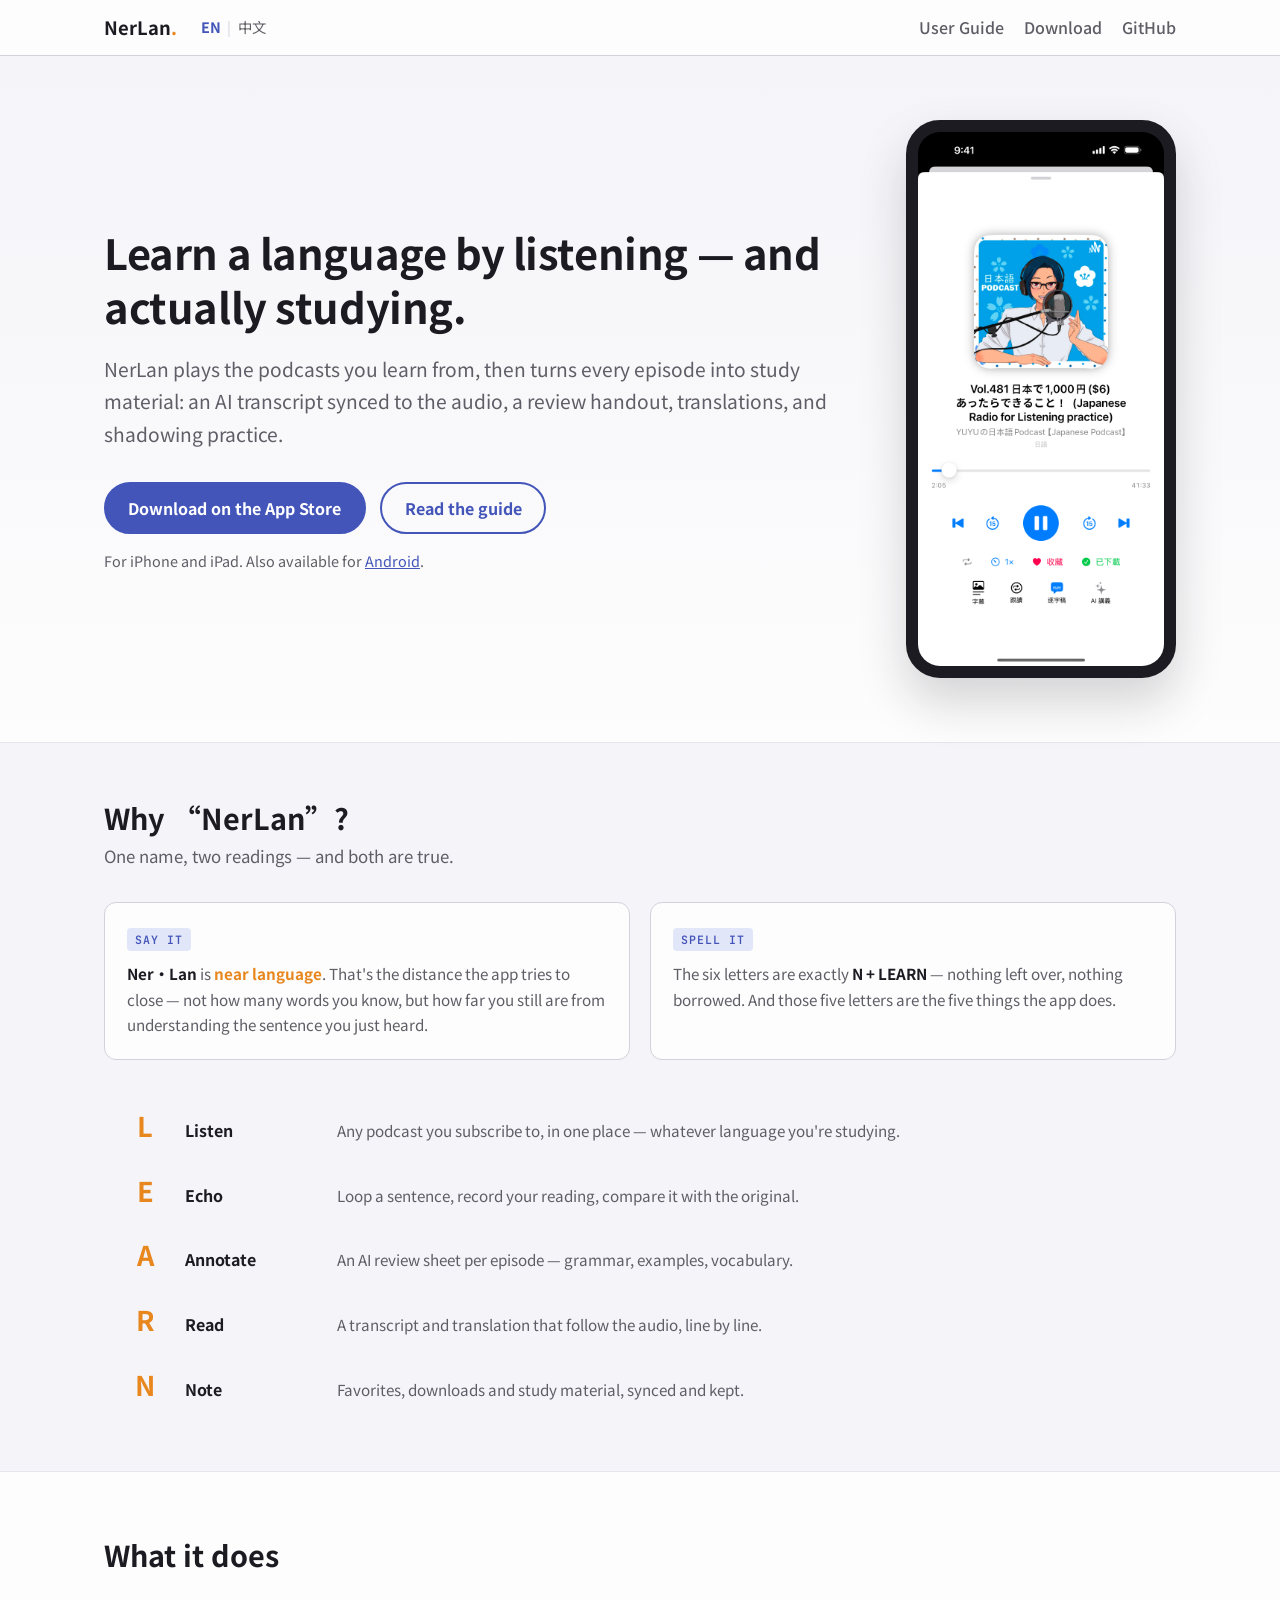
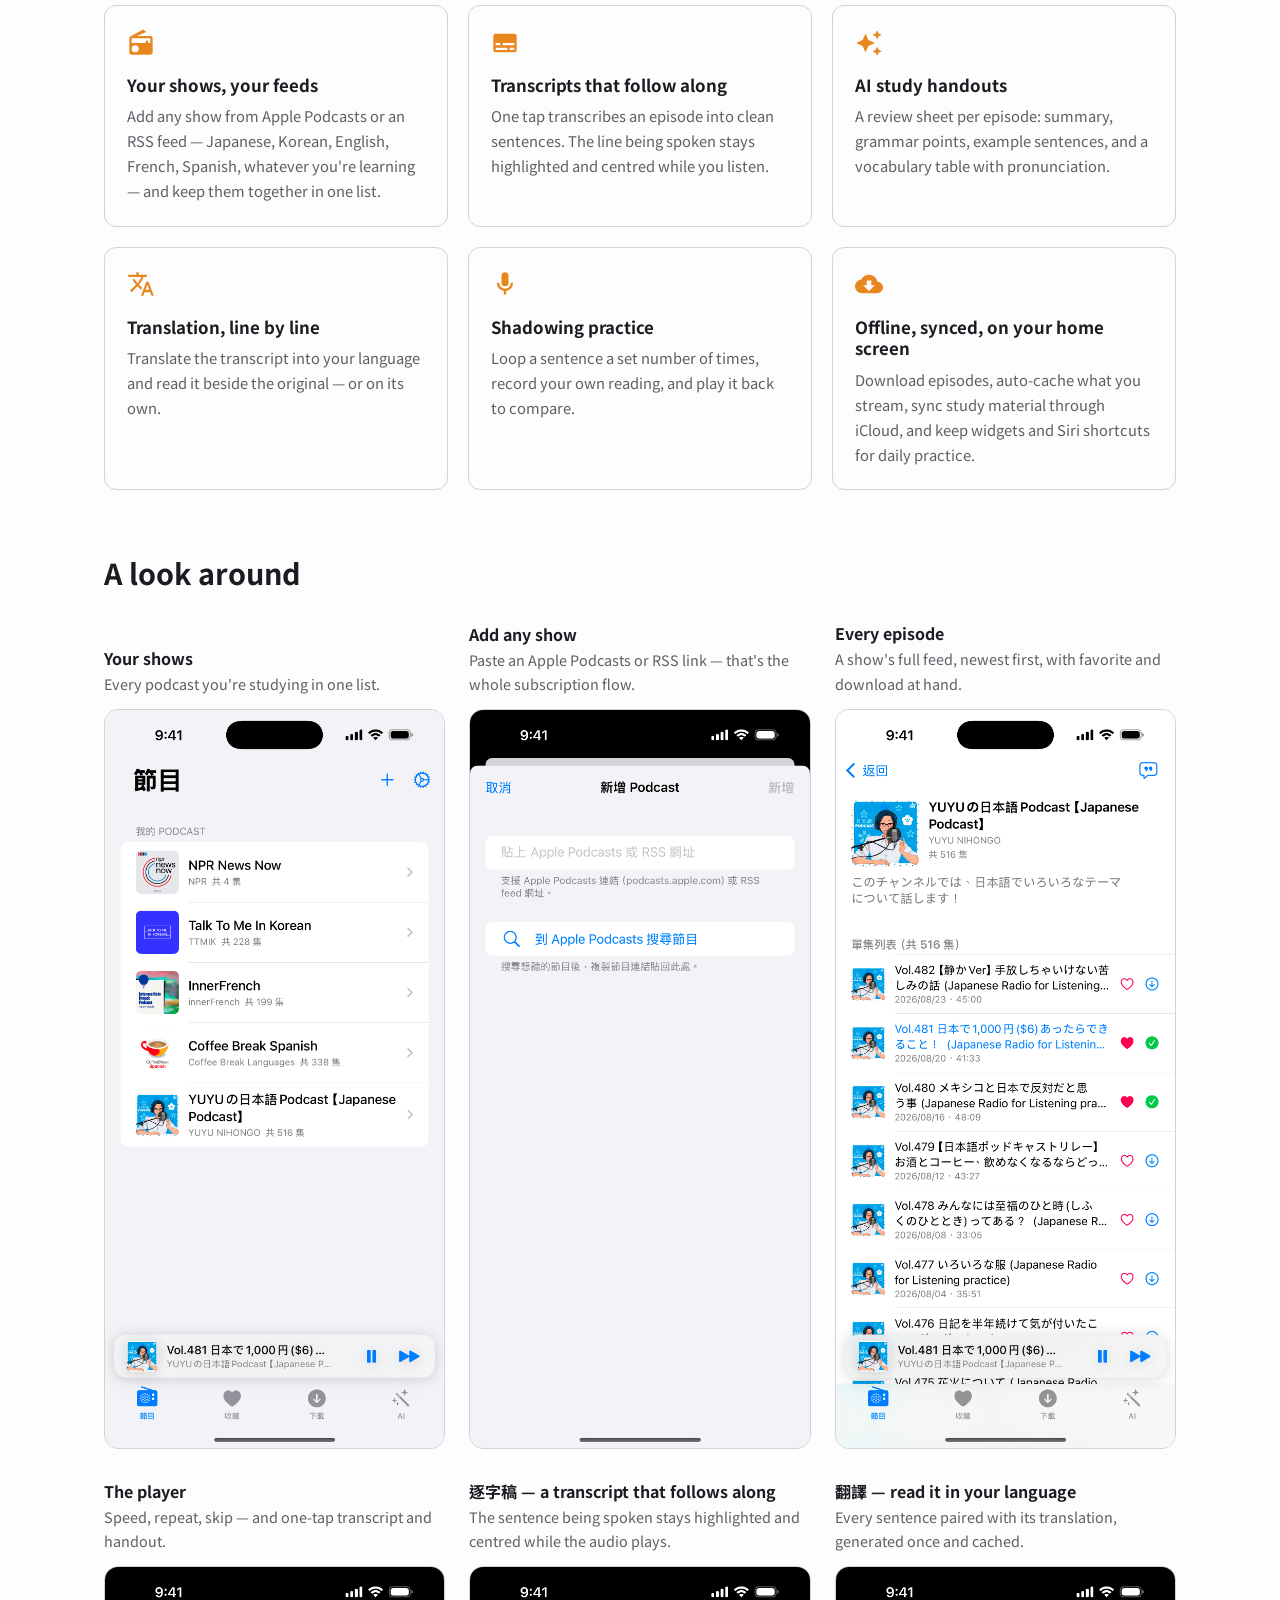
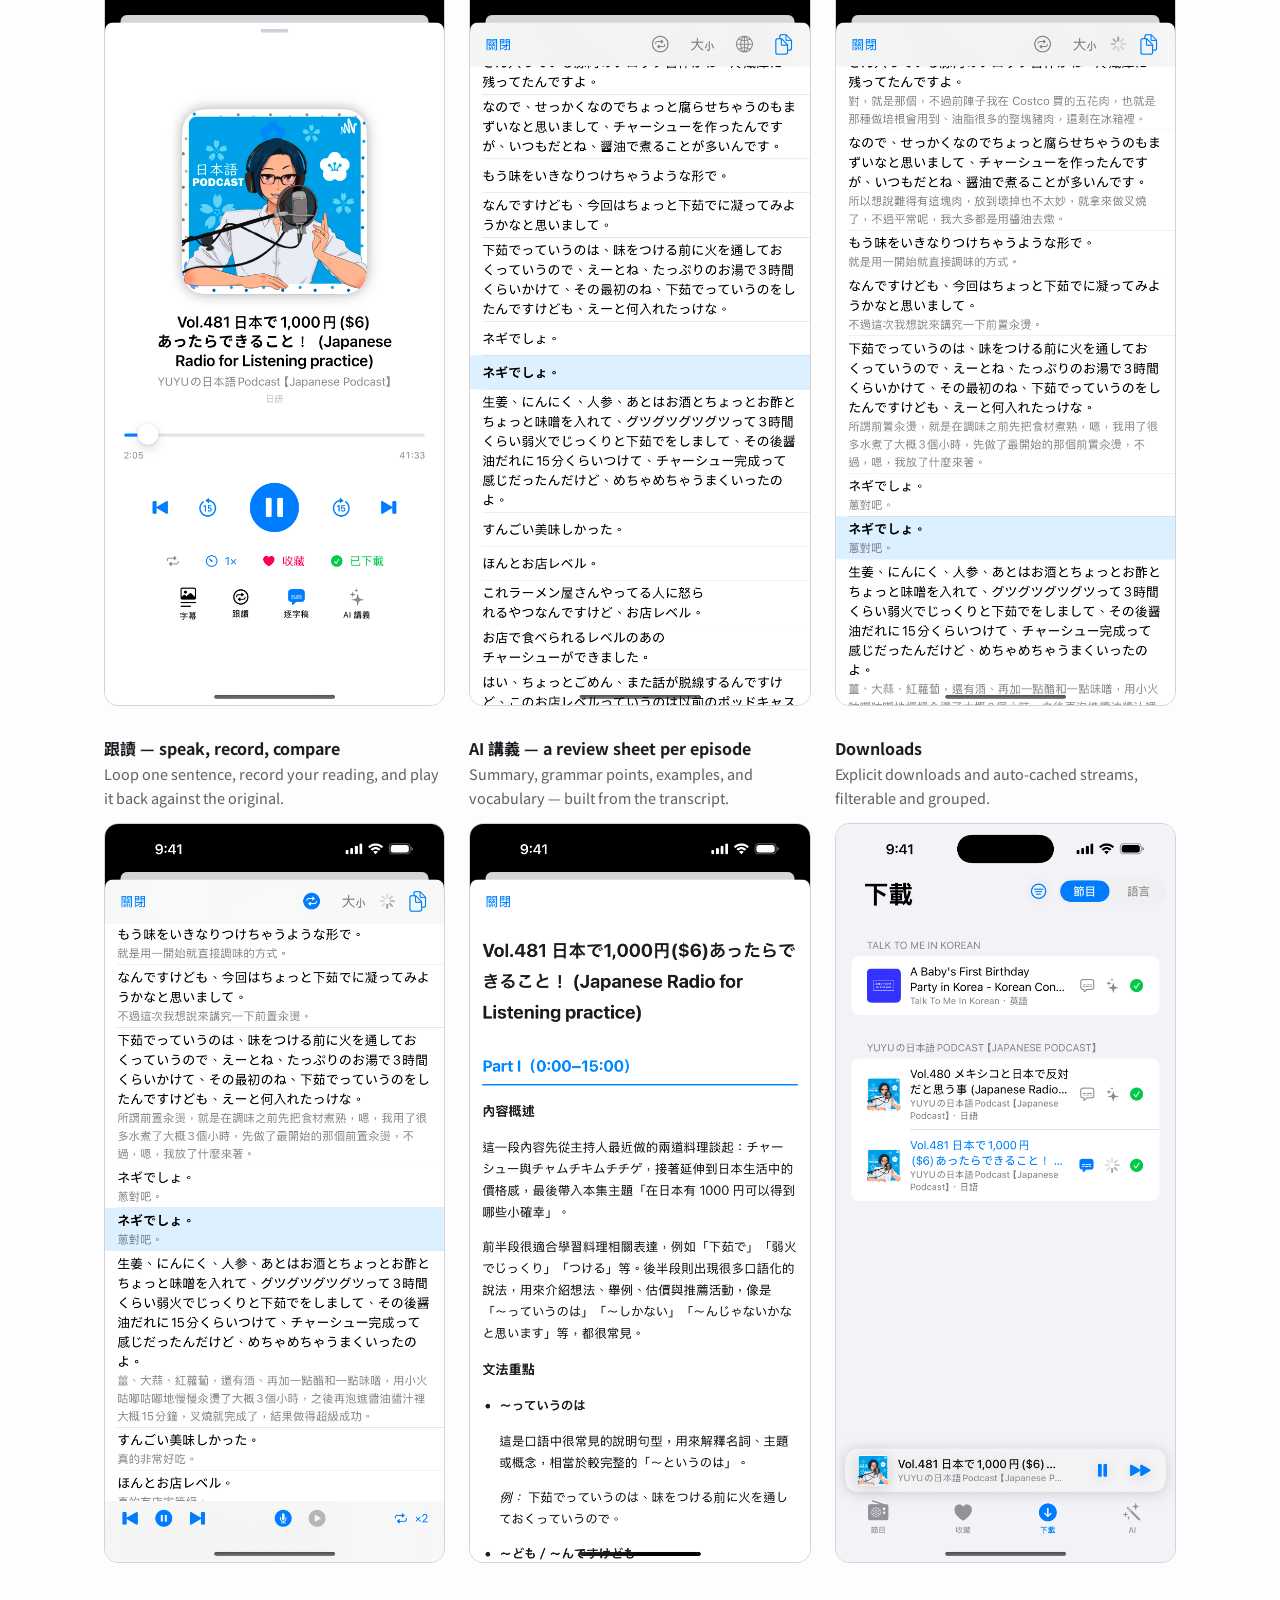
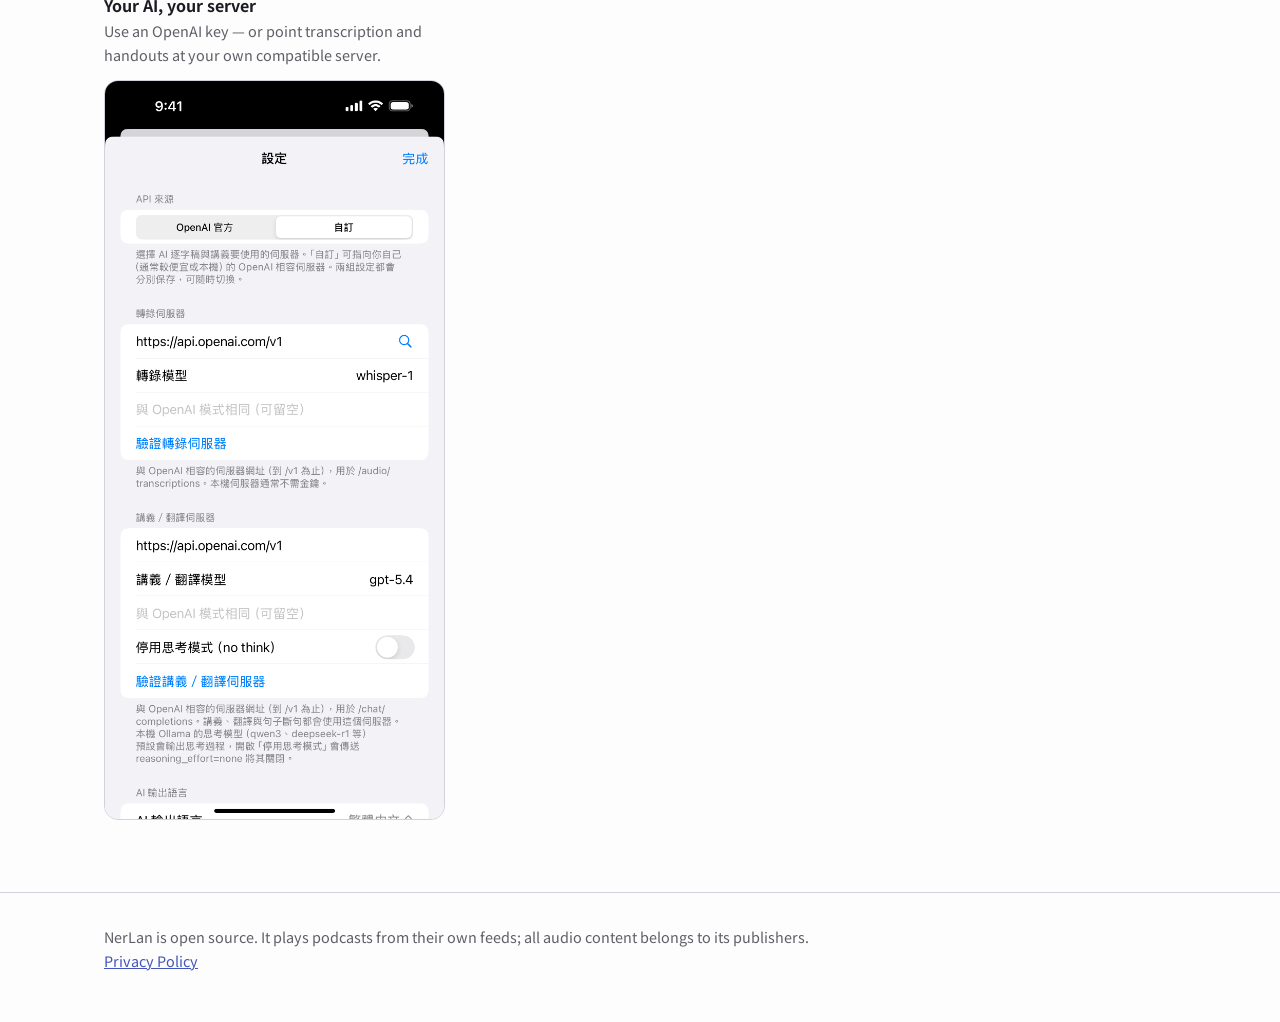
<file: docs/index.html>
<!DOCTYPE html>
<html lang="en">
<head>
  <meta charset="utf-8">
  <meta name="viewport" content="width=device-width, initial-scale=1">
  <!-- Google tag (gtag.js) -->
  <script async src="https://www.googletagmanager.com/gtag/js?id=G-XQSZXV7E00"></script>
  <script>
    window.dataLayer = window.dataLayer || [];
    function gtag(){dataLayer.push(arguments);}
    gtag('js', new Date());

    gtag('config', 'G-XQSZXV7E00');
  </script>
  <title>NerLan — Learn languages by listening, with AI study tools</title>
  <meta name="description" content="NerLan turns the podcasts you learn from into a study workflow: AI transcripts synced to playback, study handouts, translation, and shadowing practice.">
  <link rel="icon" href="favicon.ico" sizes="any">
  <link rel="icon" href="favicon.svg" type="image/svg+xml">
  <link rel="apple-touch-icon" href="apple-touch-icon.png">
  <link rel="stylesheet" href="style.css">
  <script defer src="lang-banner.js"></script>
</head>
<body>

<nav class="site-nav">
  <div class="container">
    <a href="index.html" class="site-nav__logo">NerLan<span class="dot">.</span></a>
    <button class="nav-toggle" onclick="document.querySelector('.site-nav__links').classList.toggle('open')" aria-label="Toggle navigation">&#9776;</button>
    <ul class="site-nav__links">
      <li><a href="guide.html">User Guide</a></li>
      <li><a href="download.html">Download</a></li>
      <li><a href="https://github.com/plateaukao/nerlan">GitHub</a></li>
    </ul>
  </div>
</nav>

<header class="hero">
  <div class="container">
    <div class="hero__copy">
      <h1>Learn a language by listening — and actually studying.</h1>
      <p class="tagline">NerLan plays the podcasts you learn from, then turns every episode into study material: an AI transcript synced to the audio, a review handout, translations, and shadowing practice.</p>
      <div class="hero__cta">
        <a class="btn btn--primary" href="https://apps.apple.com/tw/app/nerlan/id6782030130">Download on the App Store</a>
        <a class="btn btn--ghost" href="guide.html">Read the guide</a>
      </div>
      <p class="hero__note">For iPhone and iPad. Also available for <a href="download.html">Android</a>.</p>
    </div>
    <div class="hero__shot">
      <img src="images/player.png" alt="NerLan player showing a Japanese podcast episode" width="1320" height="2868">
    </div>
  </div>
</header>

<section class="naming">
  <div class="container">
    <h2>Why “NerLan”?</h2>
    <p class="naming__lede">One name, two readings — and both are true.</p>

    <div class="naming__readings">
      <div class="reading">
        <span class="reading__k">Say it</span>
        <p><strong>Ner·Lan</strong> is <em>near language</em>. That's the distance the app tries to close — not how many words you know, but how far you still are from understanding the sentence you just heard.</p>
      </div>
      <div class="reading">
        <span class="reading__k">Spell it</span>
        <p>The six letters are exactly <strong>N + LEARN</strong> — nothing left over, nothing borrowed. And those five letters are the five things the app does.</p>
      </div>
    </div>

    <ol class="learn-strip">
      <li><a href="guide.html#programs"><span class="learn-strip__letter">L</span><span class="learn-strip__name">Listen</span><span class="learn-strip__desc">Any podcast you subscribe to, in one place — whatever language you're studying.</span></a></li>
      <li><a href="guide.html#shadowing"><span class="learn-strip__letter">E</span><span class="learn-strip__name">Echo</span><span class="learn-strip__desc">Loop a sentence, record your reading, compare it with the original.</span></a></li>
      <li><a href="guide.html#handouts"><span class="learn-strip__letter">A</span><span class="learn-strip__name">Annotate</span><span class="learn-strip__desc">An AI review sheet per episode — grammar, examples, vocabulary.</span></a></li>
      <li><a href="guide.html#transcripts"><span class="learn-strip__letter">R</span><span class="learn-strip__name">Read</span><span class="learn-strip__desc">A transcript and translation that follow the audio, line by line.</span></a></li>
      <li><a href="guide.html#downloads"><span class="learn-strip__letter">N</span><span class="learn-strip__name">Note</span><span class="learn-strip__desc">Favorites, downloads and study material, synced and kept.</span></a></li>
    </ol>
  </div>
</section>

<section class="features">
  <div class="container">
    <h2>What it does</h2>
    <div class="features__grid">

      <a class="feature-card" href="guide.html#programs">
        <svg viewBox="0 0 24 24" aria-hidden="true"><path d="M3.24 6.15C2.51 6.43 2 7.17 2 8v12a2 2 0 0 0 2 2h16a2 2 0 0 0 2-2V8a2 2 0 0 0-2-2H8.3l8.26-3.34L13.88.5 3.24 6.15zM7 20a3 3 0 1 1 0-6 3 3 0 0 1 0 6zm13-8h-2v-2h-2v2H4V8h16v4z"/></svg>
        <h3>Your shows, your feeds</h3>
        <p>Add any show from Apple Podcasts or an RSS feed — Japanese, Korean, English, French, Spanish, whatever you're learning — and keep them together in one list.</p>
      </a>

      <a class="feature-card" href="guide.html#transcripts">
        <svg viewBox="0 0 24 24" aria-hidden="true"><path d="M20 4H4a2 2 0 0 0-2 2v12a2 2 0 0 0 2 2h16a2 2 0 0 0 2-2V6a2 2 0 0 0-2-2zM4 12h4v2H4v-2zm10 6H4v-2h10v2zm6 0h-4v-2h4v2zm0-4H10v-2h10v2z"/></svg>
        <h3>Transcripts that follow along</h3>
        <p>One tap transcribes an episode into clean sentences. The line being spoken stays highlighted and centred while you listen.</p>
      </a>

      <a class="feature-card" href="guide.html#handouts">
        <svg viewBox="0 0 24 24" aria-hidden="true"><path d="m19 9 1.25-2.75L23 5l-2.75-1.25L19 1l-1.25 2.75L15 5l2.75 1.25L19 9zm-7.5.5L9 4 6.5 9.5 1 12l5.5 2.5L9 20l2.5-5.5L17 12l-5.5-2.5zM19 15l-1.25 2.75L15 19l2.75 1.25L19 23l1.25-2.75L23 19l-2.75-1.25L19 15z"/></svg>
        <h3>AI study handouts</h3>
        <p>A review sheet per episode: summary, grammar points, example sentences, and a vocabulary table with pronunciation.</p>
      </a>

      <a class="feature-card" href="guide.html#translation">
        <svg viewBox="0 0 24 24" aria-hidden="true"><path d="m12.87 15.07-2.54-2.51.03-.03A17.52 17.52 0 0 0 14.07 6H17V4h-7V2H8v2H1v2h11.17C11.5 7.92 10.44 9.75 9 11.35 8.07 10.32 7.3 9.19 6.69 8h-2c.73 1.63 1.73 3.17 2.98 4.56l-5.09 5.02L4 19l5-5 3.11 3.11.76-2.04zM18.5 10h-2L12 22h2l1.12-3h4.75L21 22h2l-4.5-12zm-2.62 7 1.62-4.33L19.12 17h-3.24z"/></svg>
        <h3>Translation, line by line</h3>
        <p>Translate the transcript into your language and read it beside the original — or on its own.</p>
      </a>

      <a class="feature-card" href="guide.html#shadowing">
        <svg viewBox="0 0 24 24" aria-hidden="true"><path d="M12 14a3 3 0 0 0 3-3V5a3 3 0 0 0-6 0v6a3 3 0 0 0 3 3zm5-3a5 5 0 0 1-10 0H5a7 7 0 0 0 6 6.92V21h2v-3.08A7 7 0 0 0 19 11h-2z"/></svg>
        <h3>Shadowing practice</h3>
        <p>Loop a sentence a set number of times, record your own reading, and play it back to compare.</p>
      </a>

      <a class="feature-card" href="guide.html#downloads">
        <svg viewBox="0 0 24 24" aria-hidden="true"><path d="M19.35 10.04A7.49 7.49 0 0 0 12 4C9.11 4 6.6 5.64 5.35 8.04A5.994 5.994 0 0 0 0 14a6 6 0 0 0 6 6h13a5 5 0 0 0 5-5c0-2.64-2.05-4.78-4.65-4.96zM17 13l-5 5-5-5h3V9h4v4h3z"/></svg>
        <h3>Offline, synced, on your home screen</h3>
        <p>Download episodes, auto-cache what you stream, sync study material through iCloud, and keep widgets and Siri shortcuts for daily practice.</p>
      </a>

    </div>
  </div>
</section>

<section class="gallery">
  <div class="container">
    <h2>A look around</h2>
    <div class="gallery__grid">
      <figure class="gallery__item"><img src="images/programs.png" alt="The 節目 tab listing subscribed podcasts" loading="lazy"><figcaption><h3>Your shows</h3><p>Every podcast you're studying in one list.</p></figcaption></figure>
      <figure class="gallery__item"><img src="images/podcast.png" alt="The 新增 Podcast sheet" loading="lazy"><figcaption><h3>Add any show</h3><p>Paste an Apple Podcasts or RSS link — that's the whole subscription flow.</p></figcaption></figure>
      <figure class="gallery__item"><img src="images/program-detail.png" alt="Show page with episode list" loading="lazy"><figcaption><h3>Every episode</h3><p>A show's full feed, newest first, with favorite and download at hand.</p></figcaption></figure>
      <figure class="gallery__item"><img src="images/player.png" alt="Full player" loading="lazy"><figcaption><h3>The player</h3><p>Speed, repeat, skip — and one-tap transcript and handout.</p></figcaption></figure>
      <figure class="gallery__item"><img src="images/transcript.png" alt="Transcript with the spoken sentence highlighted" loading="lazy"><figcaption><h3>逐字稿 — a transcript that follows along</h3><p>The sentence being spoken stays highlighted and centred while the audio plays.</p></figcaption></figure>
      <figure class="gallery__item"><img src="images/translation.png" alt="Bilingual transcript with translations under each sentence" loading="lazy"><figcaption><h3>翻譯 — read it in your language</h3><p>Every sentence paired with its translation, generated once and cached.</p></figcaption></figure>
      <figure class="gallery__item"><img src="images/shadowing.png" alt="Shadowing mode with practice controls" loading="lazy"><figcaption><h3>跟讀 — speak, record, compare</h3><p>Loop one sentence, record your reading, and play it back against the original.</p></figcaption></figure>
      <figure class="gallery__item"><img src="images/handout.png" alt="AI-generated study handout" loading="lazy"><figcaption><h3>AI 講義 — a review sheet per episode</h3><p>Summary, grammar points, examples, and vocabulary — built from the transcript.</p></figcaption></figure>
      <figure class="gallery__item"><img src="images/downloads.png" alt="Downloads tab" loading="lazy"><figcaption><h3>Downloads</h3><p>Explicit downloads and auto-cached streams, filterable and grouped.</p></figcaption></figure>
      <figure class="gallery__item"><img src="images/settings-custom.png" alt="Custom AI server settings" loading="lazy"><figcaption><h3>Your AI, your server</h3><p>Use an OpenAI key — or point transcription and handouts at your own compatible server.</p></figcaption></figure>
    </div>
  </div>
</section>

<footer class="site-footer">
  <div class="container">
    NerLan is open source. It plays podcasts from their own feeds; all audio content belongs to its publishers.
    <br><a href="privacy.html">Privacy Policy</a>
  </div>
</footer>

</body>
</html>
</file>
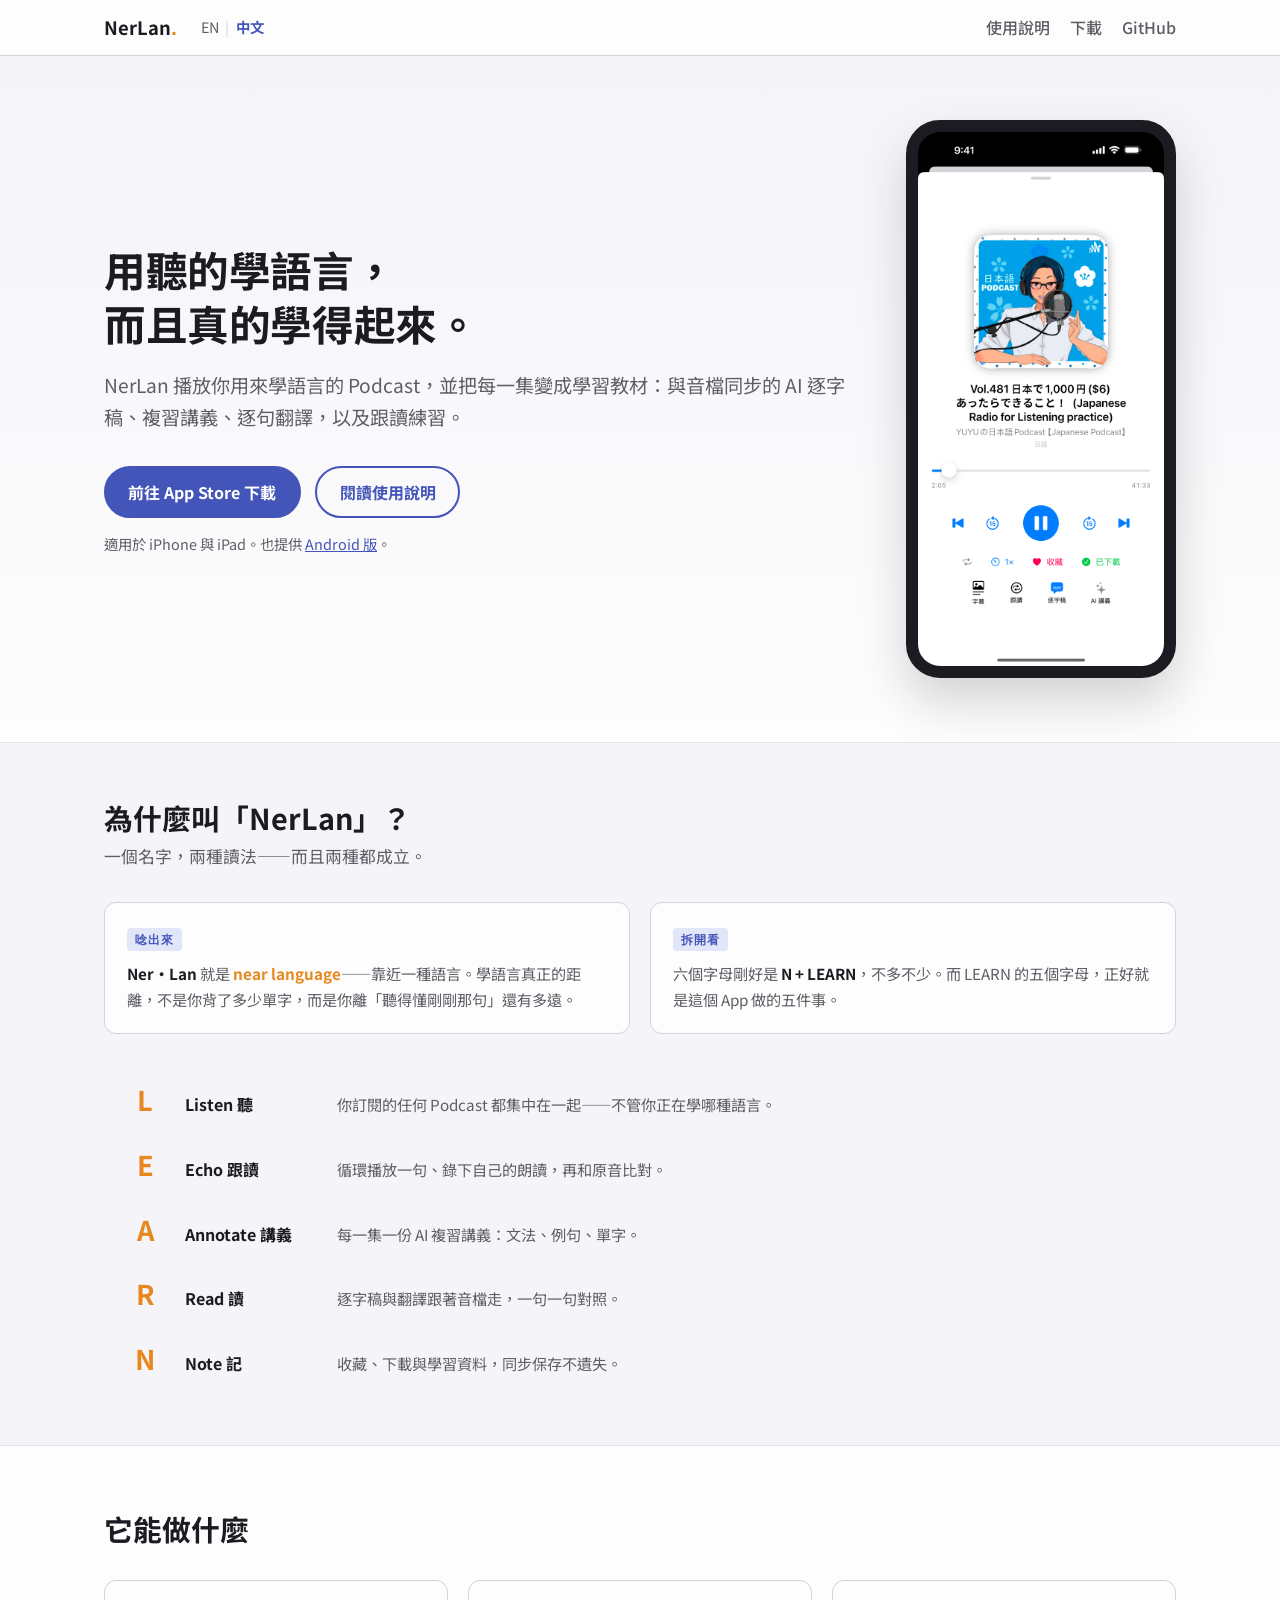
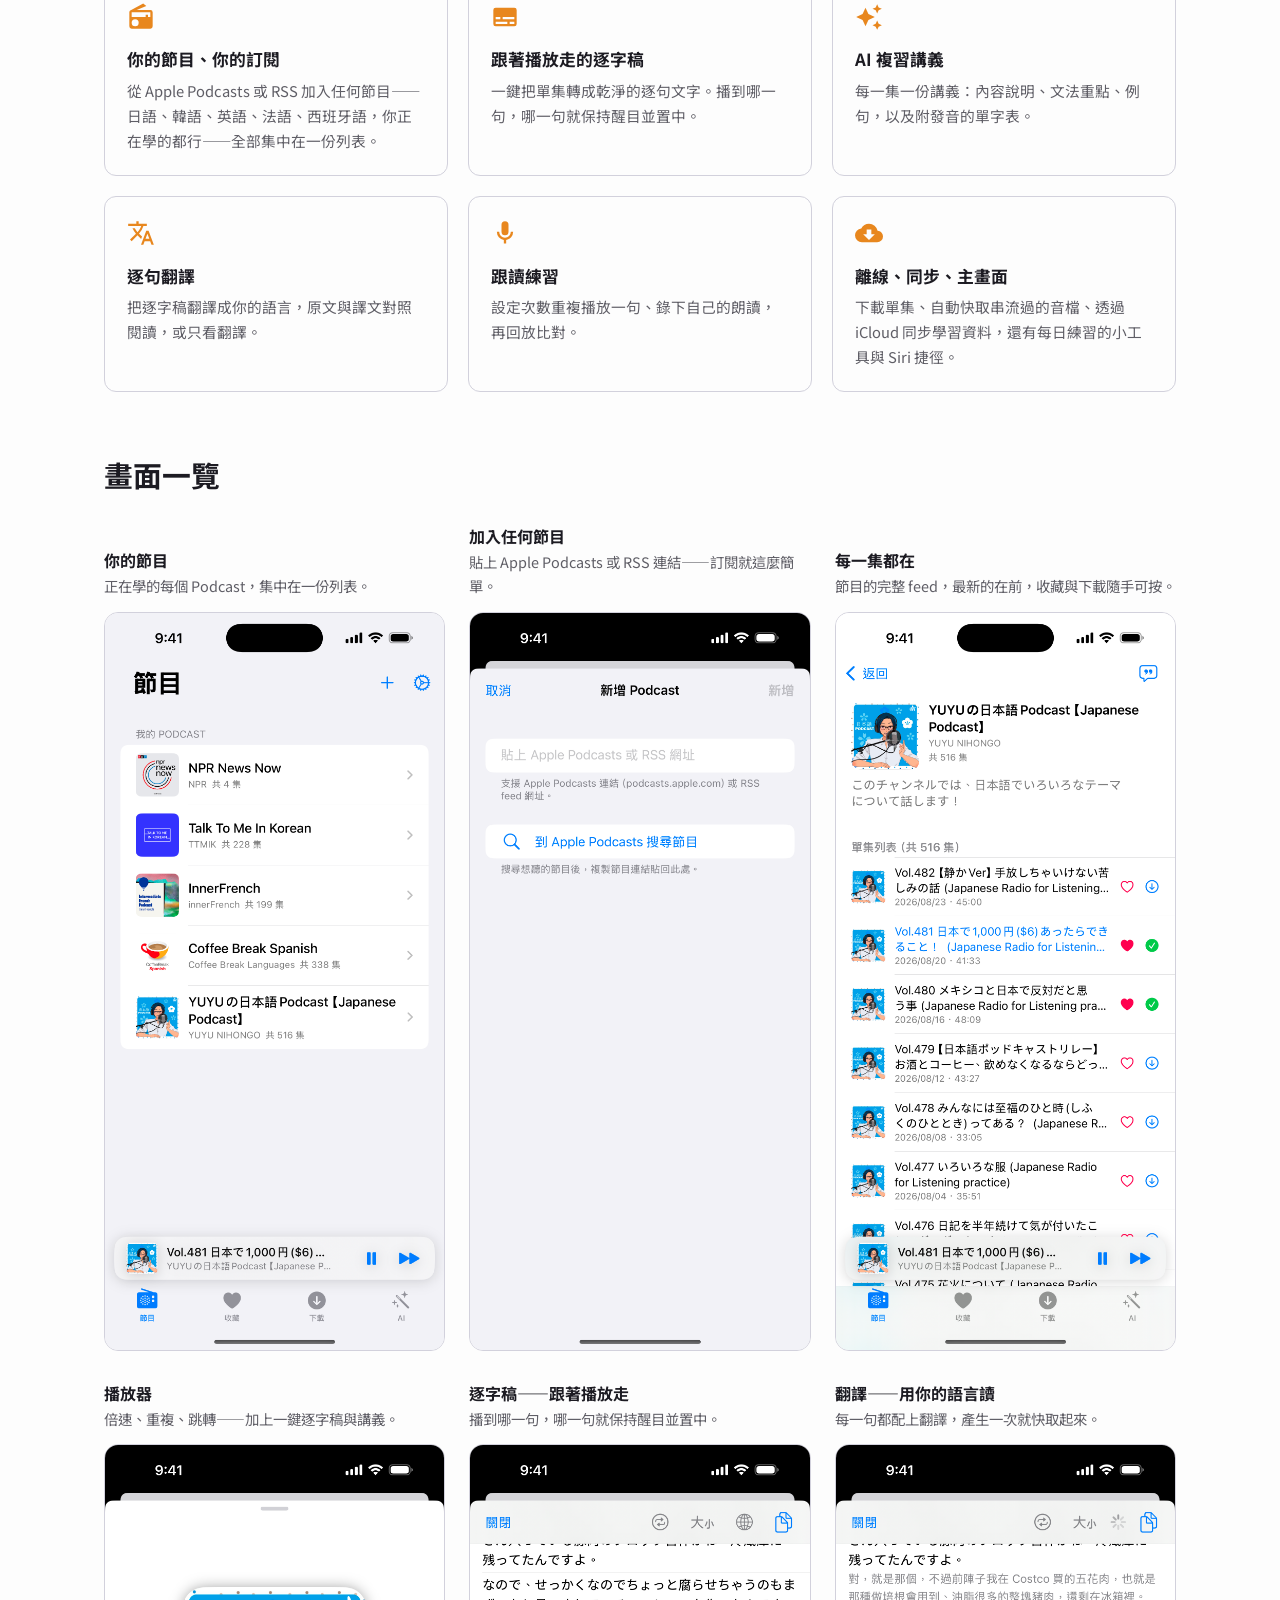
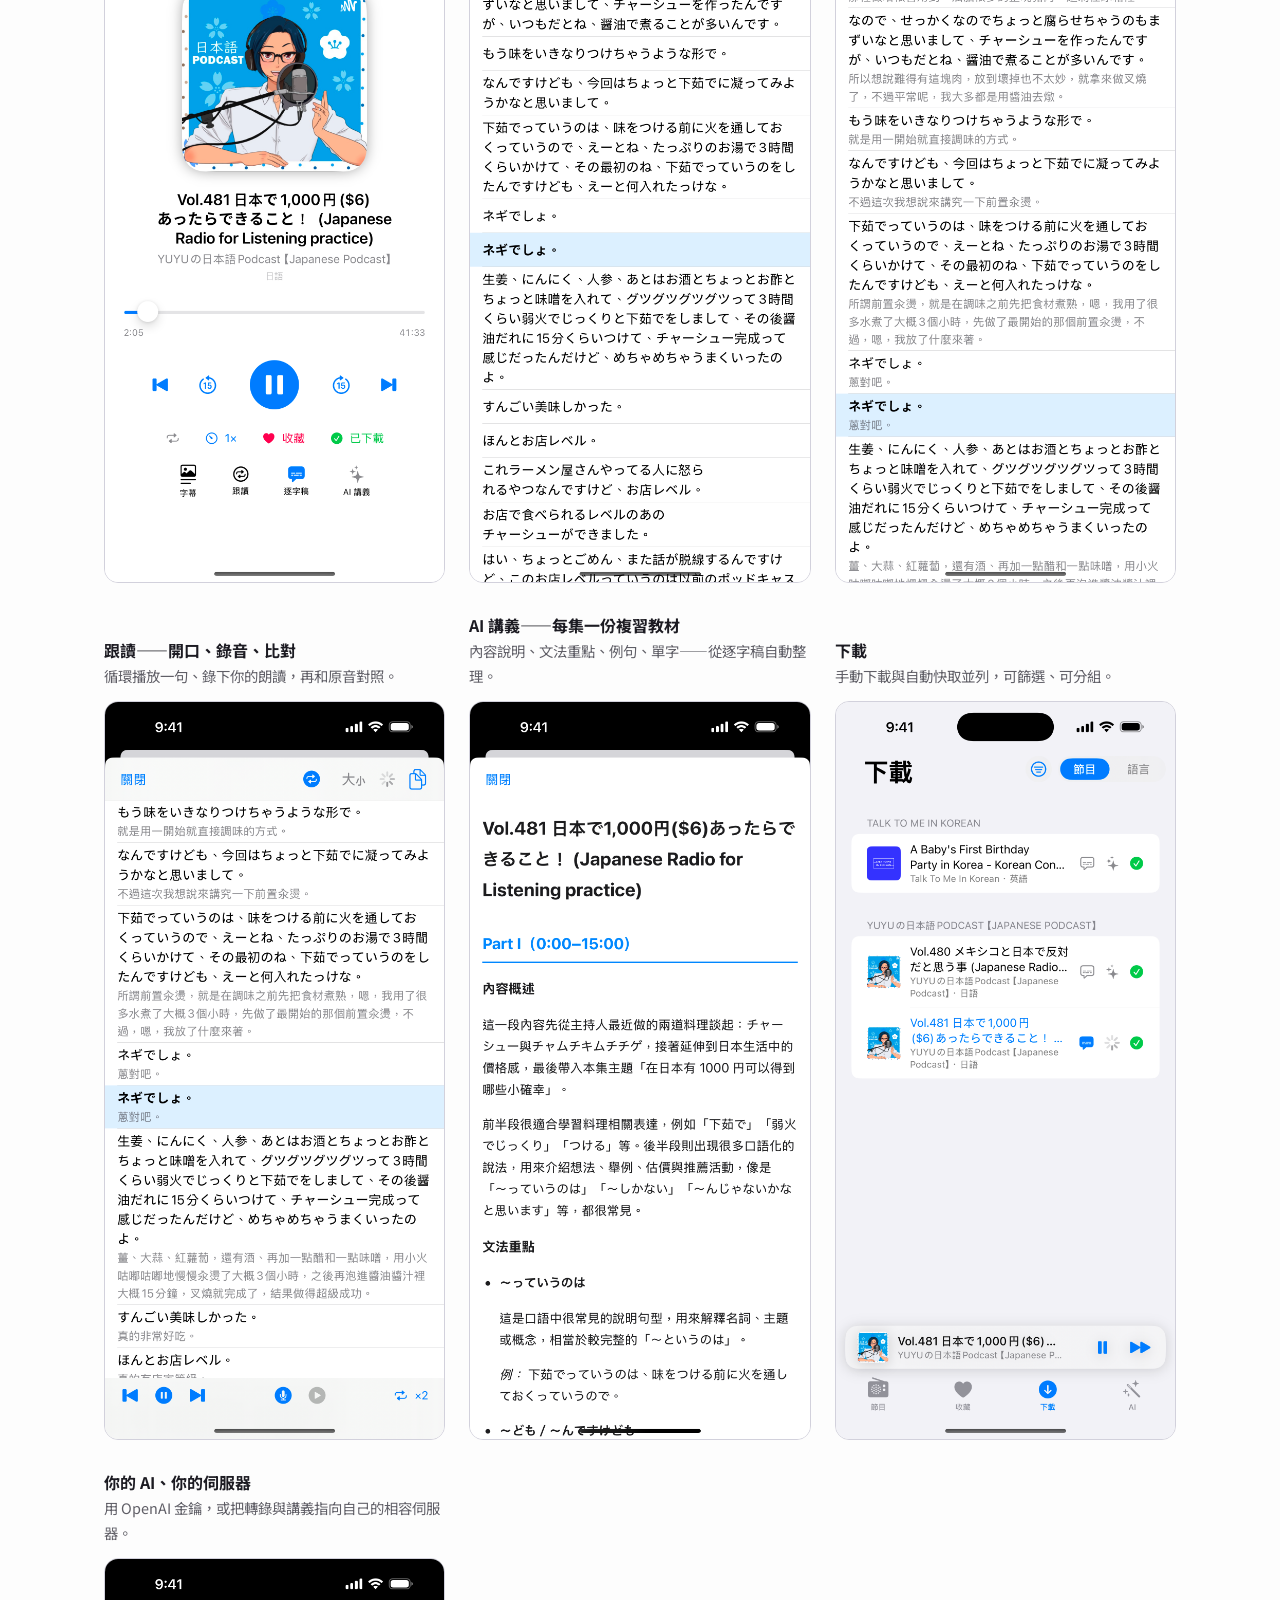
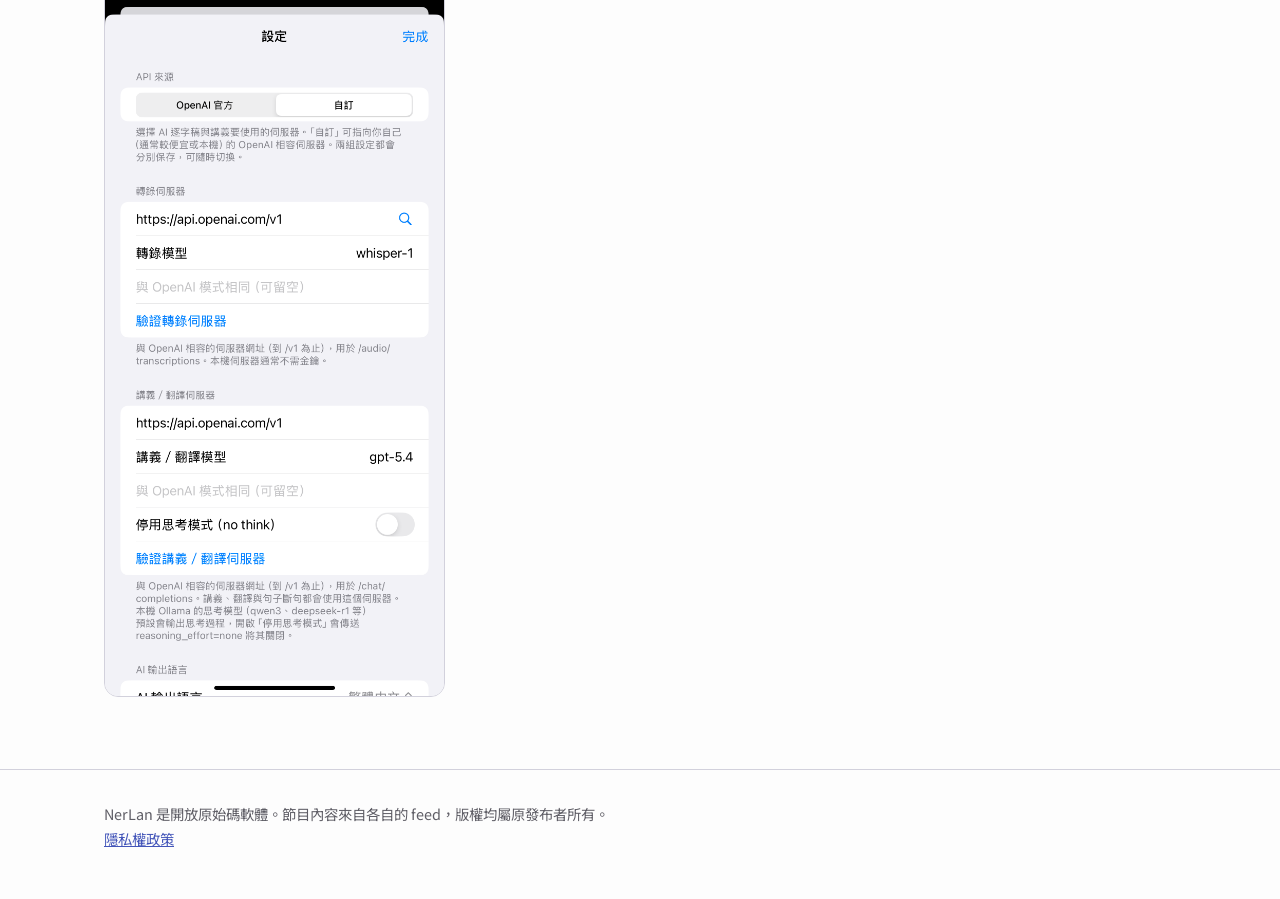
<file: docs/zh-tw/index.html>
<!-- translated-from: ../index.html @ e503b50 -->
<!DOCTYPE html>
<html lang="zh-Hant-TW">
<head>
  <meta charset="utf-8">
  <meta name="viewport" content="width=device-width, initial-scale=1">
  <!-- Google tag (gtag.js) -->
  <script async src="https://www.googletagmanager.com/gtag/js?id=G-XQSZXV7E00"></script>
  <script>
    window.dataLayer = window.dataLayer || [];
    function gtag(){dataLayer.push(arguments);}
    gtag('js', new Date());

    gtag('config', 'G-XQSZXV7E00');
  </script>
  <title>NerLan — 用聽的學語言，加上 AI 學習工具</title>
  <meta name="description" content="NerLan 把你用來學語言的 Podcast 變成完整的學習流程：與播放同步的 AI 逐字稿、複習講義、翻譯與跟讀練習。">
  <link rel="icon" href="../favicon.ico" sizes="any">
  <link rel="icon" href="../favicon.svg" type="image/svg+xml">
  <link rel="apple-touch-icon" href="../apple-touch-icon.png">
  <link rel="stylesheet" href="../style.css">
  <script defer src="../lang-banner.js"></script>
</head>
<body>

<nav class="site-nav">
  <div class="container">
    <a href="index.html" class="site-nav__logo">NerLan<span class="dot">.</span></a>
    <button class="nav-toggle" onclick="document.querySelector('.site-nav__links').classList.toggle('open')" aria-label="切換選單">&#9776;</button>
    <ul class="site-nav__links">
      <li><a href="guide.html">使用說明</a></li>
      <li><a href="download.html">下載</a></li>
      <li><a href="https://github.com/plateaukao/nerlan">GitHub</a></li>
    </ul>
  </div>
</nav>

<header class="hero">
  <div class="container">
    <div class="hero__copy">
      <h1>用聽的學語言，<br>而且真的學得起來。</h1>
      <p class="tagline">NerLan 播放你用來學語言的 Podcast，並把每一集變成學習教材：與音檔同步的 AI 逐字稿、複習講義、逐句翻譯，以及跟讀練習。</p>
      <div class="hero__cta">
        <a class="btn btn--primary" href="https://apps.apple.com/tw/app/nerlan/id6782030130">前往 App Store 下載</a>
        <a class="btn btn--ghost" href="guide.html">閱讀使用說明</a>
      </div>
      <p class="hero__note">適用於 iPhone 與 iPad。也提供 <a href="download.html">Android 版</a>。</p>
    </div>
    <div class="hero__shot">
      <img src="../images/player.png" alt="NerLan 播放器正在播放日語 Podcast 單集" width="1320" height="2868">
    </div>
  </div>
</header>

<section class="naming">
  <div class="container">
    <h2>為什麼叫「NerLan」？</h2>
    <p class="naming__lede">一個名字，兩種讀法——而且兩種都成立。</p>

    <div class="naming__readings">
      <div class="reading">
        <span class="reading__k">唸出來</span>
        <p><strong>Ner·Lan</strong> 就是 <em>near language</em>——靠近一種語言。學語言真正的距離，不是你背了多少單字，而是你離「聽得懂剛剛那句」還有多遠。</p>
      </div>
      <div class="reading">
        <span class="reading__k">拆開看</span>
        <p>六個字母剛好是 <strong>N + LEARN</strong>，不多不少。而 LEARN 的五個字母，正好就是這個 App 做的五件事。</p>
      </div>
    </div>

    <ol class="learn-strip">
      <li><a href="guide.html#programs"><span class="learn-strip__letter">L</span><span class="learn-strip__name">Listen 聽</span><span class="learn-strip__desc">你訂閱的任何 Podcast 都集中在一起——不管你正在學哪種語言。</span></a></li>
      <li><a href="guide.html#shadowing"><span class="learn-strip__letter">E</span><span class="learn-strip__name">Echo 跟讀</span><span class="learn-strip__desc">循環播放一句、錄下自己的朗讀，再和原音比對。</span></a></li>
      <li><a href="guide.html#handouts"><span class="learn-strip__letter">A</span><span class="learn-strip__name">Annotate 講義</span><span class="learn-strip__desc">每一集一份 AI 複習講義：文法、例句、單字。</span></a></li>
      <li><a href="guide.html#transcripts"><span class="learn-strip__letter">R</span><span class="learn-strip__name">Read 讀</span><span class="learn-strip__desc">逐字稿與翻譯跟著音檔走，一句一句對照。</span></a></li>
      <li><a href="guide.html#downloads"><span class="learn-strip__letter">N</span><span class="learn-strip__name">Note 記</span><span class="learn-strip__desc">收藏、下載與學習資料，同步保存不遺失。</span></a></li>
    </ol>
  </div>
</section>

<section class="features">
  <div class="container">
    <h2>它能做什麼</h2>
    <div class="features__grid">

      <a class="feature-card" href="guide.html#programs">
        <svg viewBox="0 0 24 24" aria-hidden="true"><path d="M3.24 6.15C2.51 6.43 2 7.17 2 8v12a2 2 0 0 0 2 2h16a2 2 0 0 0 2-2V8a2 2 0 0 0-2-2H8.3l8.26-3.34L13.88.5 3.24 6.15zM7 20a3 3 0 1 1 0-6 3 3 0 0 1 0 6zm13-8h-2v-2h-2v2H4V8h16v4z"/></svg>
        <h3>你的節目、你的訂閱</h3>
        <p>從 Apple Podcasts 或 RSS 加入任何節目——日語、韓語、英語、法語、西班牙語，你正在學的都行——全部集中在一份列表。</p>
      </a>

      <a class="feature-card" href="guide.html#transcripts">
        <svg viewBox="0 0 24 24" aria-hidden="true"><path d="M20 4H4a2 2 0 0 0-2 2v12a2 2 0 0 0 2 2h16a2 2 0 0 0 2-2V6a2 2 0 0 0-2-2zM4 12h4v2H4v-2zm10 6H4v-2h10v2zm6 0h-4v-2h4v2zm0-4H10v-2h10v2z"/></svg>
        <h3>跟著播放走的逐字稿</h3>
        <p>一鍵把單集轉成乾淨的逐句文字。播到哪一句，哪一句就保持醒目並置中。</p>
      </a>

      <a class="feature-card" href="guide.html#handouts">
        <svg viewBox="0 0 24 24" aria-hidden="true"><path d="m19 9 1.25-2.75L23 5l-2.75-1.25L19 1l-1.25 2.75L15 5l2.75 1.25L19 9zm-7.5.5L9 4 6.5 9.5 1 12l5.5 2.5L9 20l2.5-5.5L17 12l-5.5-2.5zM19 15l-1.25 2.75L15 19l2.75 1.25L19 23l1.25-2.75L23 19l-2.75-1.25L19 15z"/></svg>
        <h3>AI 複習講義</h3>
        <p>每一集一份講義：內容說明、文法重點、例句，以及附發音的單字表。</p>
      </a>

      <a class="feature-card" href="guide.html#translation">
        <svg viewBox="0 0 24 24" aria-hidden="true"><path d="m12.87 15.07-2.54-2.51.03-.03A17.52 17.52 0 0 0 14.07 6H17V4h-7V2H8v2H1v2h11.17C11.5 7.92 10.44 9.75 9 11.35 8.07 10.32 7.3 9.19 6.69 8h-2c.73 1.63 1.73 3.17 2.98 4.56l-5.09 5.02L4 19l5-5 3.11 3.11.76-2.04zM18.5 10h-2L12 22h2l1.12-3h4.75L21 22h2l-4.5-12zm-2.62 7 1.62-4.33L19.12 17h-3.24z"/></svg>
        <h3>逐句翻譯</h3>
        <p>把逐字稿翻譯成你的語言，原文與譯文對照閱讀，或只看翻譯。</p>
      </a>

      <a class="feature-card" href="guide.html#shadowing">
        <svg viewBox="0 0 24 24" aria-hidden="true"><path d="M12 14a3 3 0 0 0 3-3V5a3 3 0 0 0-6 0v6a3 3 0 0 0 3 3zm5-3a5 5 0 0 1-10 0H5a7 7 0 0 0 6 6.92V21h2v-3.08A7 7 0 0 0 19 11h-2z"/></svg>
        <h3>跟讀練習</h3>
        <p>設定次數重複播放一句、錄下自己的朗讀，再回放比對。</p>
      </a>

      <a class="feature-card" href="guide.html#downloads">
        <svg viewBox="0 0 24 24" aria-hidden="true"><path d="M19.35 10.04A7.49 7.49 0 0 0 12 4C9.11 4 6.6 5.64 5.35 8.04A5.994 5.994 0 0 0 0 14a6 6 0 0 0 6 6h13a5 5 0 0 0 5-5c0-2.64-2.05-4.78-4.65-4.96zM17 13l-5 5-5-5h3V9h4v4h3z"/></svg>
        <h3>離線、同步、主畫面</h3>
        <p>下載單集、自動快取串流過的音檔、透過 iCloud 同步學習資料，還有每日練習的小工具與 Siri 捷徑。</p>
      </a>

    </div>
  </div>
</section>

<section class="gallery">
  <div class="container">
    <h2>畫面一覽</h2>
    <div class="gallery__grid">
      <figure class="gallery__item"><img src="../images/programs.png" alt="節目分頁列出訂閱的 Podcast" loading="lazy"><figcaption><h3>你的節目</h3><p>正在學的每個 Podcast，集中在一份列表。</p></figcaption></figure>
      <figure class="gallery__item"><img src="../images/podcast.png" alt="新增 Podcast 對話框" loading="lazy"><figcaption><h3>加入任何節目</h3><p>貼上 Apple Podcasts 或 RSS 連結——訂閱就這麼簡單。</p></figcaption></figure>
      <figure class="gallery__item"><img src="../images/program-detail.png" alt="節目頁與單集列表" loading="lazy"><figcaption><h3>每一集都在</h3><p>節目的完整 feed，最新的在前，收藏與下載隨手可按。</p></figcaption></figure>
      <figure class="gallery__item"><img src="../images/player.png" alt="完整播放器" loading="lazy"><figcaption><h3>播放器</h3><p>倍速、重複、跳轉——加上一鍵逐字稿與講義。</p></figcaption></figure>
      <figure class="gallery__item"><img src="../images/transcript.png" alt="逐字稿，朗讀中的句子醒目顯示" loading="lazy"><figcaption><h3>逐字稿——跟著播放走</h3><p>播到哪一句，哪一句就保持醒目並置中。</p></figcaption></figure>
      <figure class="gallery__item"><img src="../images/translation.png" alt="雙語逐字稿，每句下方附翻譯" loading="lazy"><figcaption><h3>翻譯——用你的語言讀</h3><p>每一句都配上翻譯，產生一次就快取起來。</p></figcaption></figure>
      <figure class="gallery__item"><img src="../images/shadowing.png" alt="跟讀模式與練習控制列" loading="lazy"><figcaption><h3>跟讀——開口、錄音、比對</h3><p>循環播放一句、錄下你的朗讀，再和原音對照。</p></figcaption></figure>
      <figure class="gallery__item"><img src="../images/handout.png" alt="AI 產生的複習講義" loading="lazy"><figcaption><h3>AI 講義——每集一份複習教材</h3><p>內容說明、文法重點、例句、單字——從逐字稿自動整理。</p></figcaption></figure>
      <figure class="gallery__item"><img src="../images/downloads.png" alt="下載分頁" loading="lazy"><figcaption><h3>下載</h3><p>手動下載與自動快取並列，可篩選、可分組。</p></figcaption></figure>
      <figure class="gallery__item"><img src="../images/settings-custom.png" alt="自訂 AI 伺服器設定" loading="lazy"><figcaption><h3>你的 AI、你的伺服器</h3><p>用 OpenAI 金鑰，或把轉錄與講義指向自己的相容伺服器。</p></figcaption></figure>
    </div>
  </div>
</section>

<footer class="site-footer">
  <div class="container">
    NerLan 是開放原始碼軟體。節目內容來自各自的 feed，版權均屬原發布者所有。
    <br><a href="privacy.html">隱私權政策</a>
  </div>
</footer>

</body>
</html>
</file>
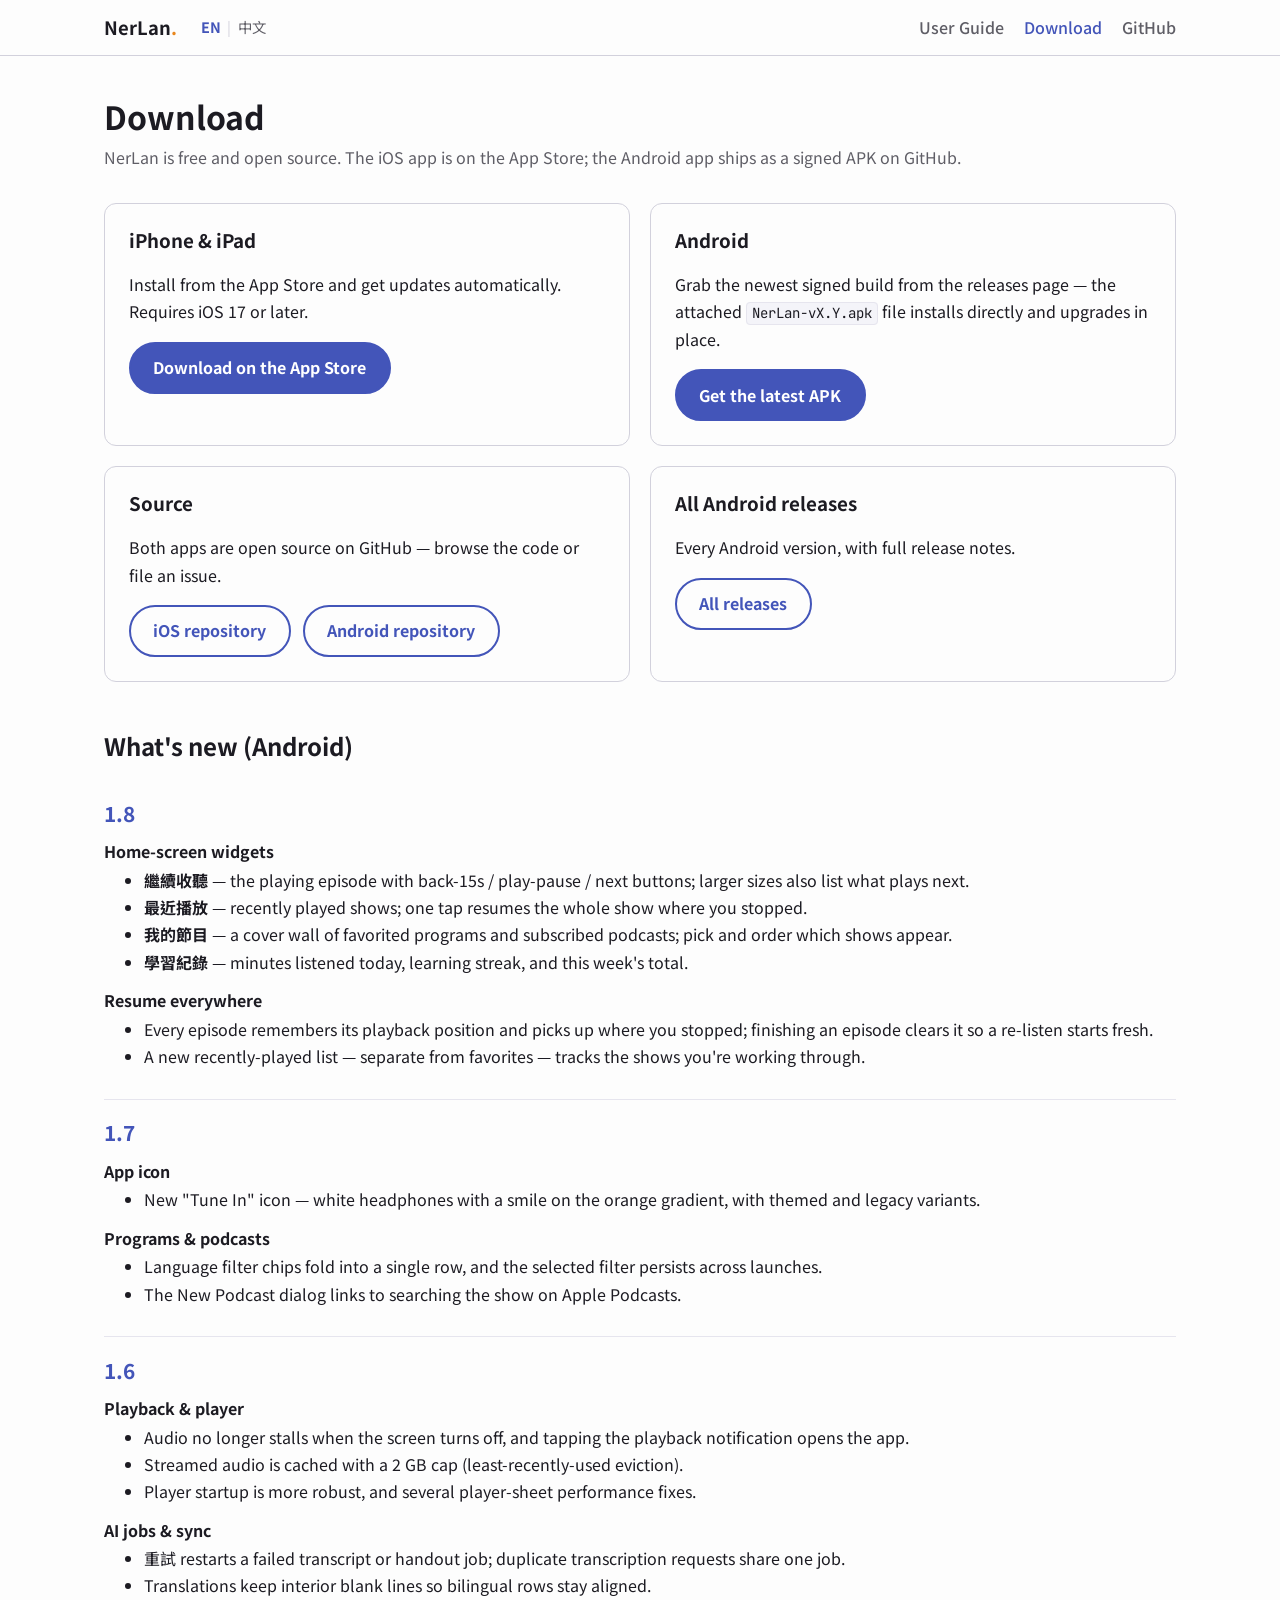
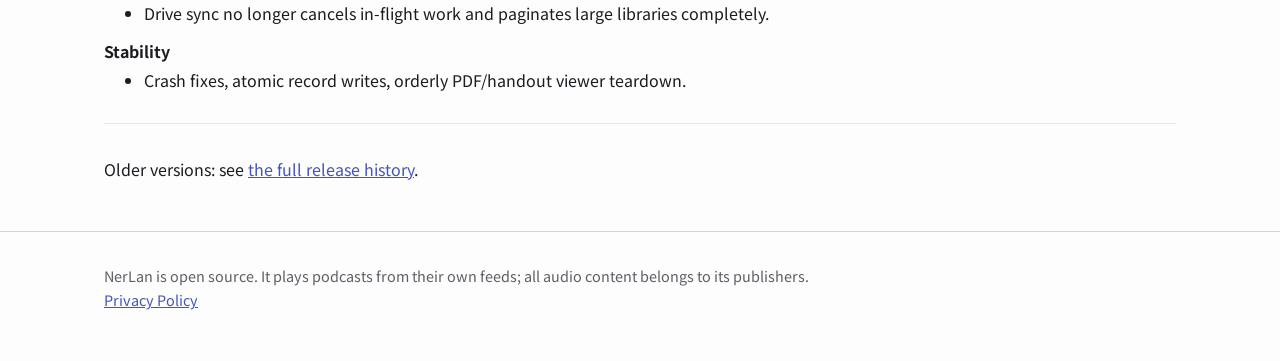
<file: docs/download.html>
<!DOCTYPE html>
<html lang="en">
<head>
  <meta charset="utf-8">
  <meta name="viewport" content="width=device-width, initial-scale=1">
  <!-- Google tag (gtag.js) -->
  <script async src="https://www.googletagmanager.com/gtag/js?id=G-XQSZXV7E00"></script>
  <script>
    window.dataLayer = window.dataLayer || [];
    function gtag(){dataLayer.push(arguments);}
    gtag('js', new Date());

    gtag('config', 'G-XQSZXV7E00');
  </script>
  <title>Download NerLan</title>
  <meta name="description" content="Get NerLan for iPhone and iPad on the App Store, or the Android APK from GitHub.">
  <link rel="icon" href="favicon.ico" sizes="any">
  <link rel="icon" href="favicon.svg" type="image/svg+xml">
  <link rel="apple-touch-icon" href="apple-touch-icon.png">
  <link rel="stylesheet" href="style.css">
  <script defer src="lang-banner.js"></script>
</head>
<body>

<nav class="site-nav">
  <div class="container">
    <a href="index.html" class="site-nav__logo">NerLan<span class="dot">.</span></a>
    <button class="nav-toggle" onclick="document.querySelector('.site-nav__links').classList.toggle('open')" aria-label="Toggle navigation">&#9776;</button>
    <ul class="site-nav__links">
      <li><a href="guide.html">User Guide</a></li>
      <li><a href="download.html" class="active">Download</a></li>
      <li><a href="https://github.com/plateaukao/nerlan">GitHub</a></li>
    </ul>
  </div>
</nav>

<header class="page-header">
  <div class="container">
    <h1>Download</h1>
    <p>NerLan is free and open source. The iOS app is on the App Store; the Android app ships as a signed APK on GitHub.</p>
  </div>
</header>

<div class="container">
  <div class="download-cards">
    <div class="download-card">
      <h3>iPhone &amp; iPad</h3>
      <p>Install from the App Store and get updates automatically. Requires iOS 17 or later.</p>
      <a class="btn btn--primary" href="https://apps.apple.com/tw/app/nerlan/id6782030130">Download on the App Store</a>
    </div>
    <div class="download-card">
      <h3>Android</h3>
      <p>Grab the newest signed build from the releases page — the attached <code>NerLan-vX.Y.apk</code> file installs directly and upgrades in place.</p>
      <a class="btn btn--primary" href="https://github.com/plateaukao/nerlan-android/releases/latest">Get the latest APK</a>
    </div>
    <div class="download-card">
      <h3>Source</h3>
      <p>Both apps are open source on GitHub — browse the code or file an issue.</p>
      <a class="btn btn--ghost" href="https://github.com/plateaukao/nerlan">iOS repository</a>
      <a class="btn btn--ghost" href="https://github.com/plateaukao/nerlan-android">Android repository</a>
    </div>
    <div class="download-card">
      <h3>All Android releases</h3>
      <p>Every Android version, with full release notes.</p>
      <a class="btn btn--ghost" href="https://github.com/plateaukao/nerlan-android/releases">All releases</a>
    </div>
  </div>

  <h2 id="changelog">What's new (Android)</h2>

  <div class="changelog-version">
    <h3>1.8</h3>
    <h4>Home-screen widgets</h4>
    <ul>
      <li><strong>繼續收聽</strong> — the playing episode with back-15s / play-pause / next buttons; larger sizes also list what plays next.</li>
      <li><strong>最近播放</strong> — recently played shows; one tap resumes the whole show where you stopped.</li>
      <li><strong>我的節目</strong> — a cover wall of favorited programs and subscribed podcasts; pick and order which shows appear.</li>
      <li><strong>學習紀錄</strong> — minutes listened today, learning streak, and this week's total.</li>
    </ul>
    <h4>Resume everywhere</h4>
    <ul>
      <li>Every episode remembers its playback position and picks up where you stopped; finishing an episode clears it so a re-listen starts fresh.</li>
      <li>A new recently-played list — separate from favorites — tracks the shows you're working through.</li>
    </ul>
  </div>

  <div class="changelog-version">
    <h3>1.7</h3>
    <h4>App icon</h4>
    <ul>
      <li>New "Tune In" icon — white headphones with a smile on the orange gradient, with themed and legacy variants.</li>
    </ul>
    <h4>Programs &amp; podcasts</h4>
    <ul>
      <li>Language filter chips fold into a single row, and the selected filter persists across launches.</li>
      <li>The New Podcast dialog links to searching the show on Apple Podcasts.</li>
    </ul>
  </div>

  <div class="changelog-version">
    <h3>1.6</h3>
    <h4>Playback &amp; player</h4>
    <ul>
      <li>Audio no longer stalls when the screen turns off, and tapping the playback notification opens the app.</li>
      <li>Streamed audio is cached with a 2&nbsp;GB cap (least-recently-used eviction).</li>
      <li>Player startup is more robust, and several player-sheet performance fixes.</li>
    </ul>
    <h4>AI jobs &amp; sync</h4>
    <ul>
      <li>重試 restarts a failed transcript or handout job; duplicate transcription requests share one job.</li>
      <li>Translations keep interior blank lines so bilingual rows stay aligned.</li>
      <li>Drive sync no longer cancels in-flight work and paginates large libraries completely.</li>
    </ul>
    <h4>Stability</h4>
    <ul>
      <li>Crash fixes, atomic record writes, orderly PDF/handout viewer teardown.</li>
    </ul>
  </div>

  <p style="margin: 2rem 0 3rem;">Older versions: see <a href="https://github.com/plateaukao/nerlan-android/releases">the full release history</a>.</p>
</div>

<footer class="site-footer">
  <div class="container">
    NerLan is open source. It plays podcasts from their own feeds; all audio content belongs to its publishers.
    <br><a href="privacy.html">Privacy Policy</a>
  </div>
</footer>

</body>
</html>
</file>
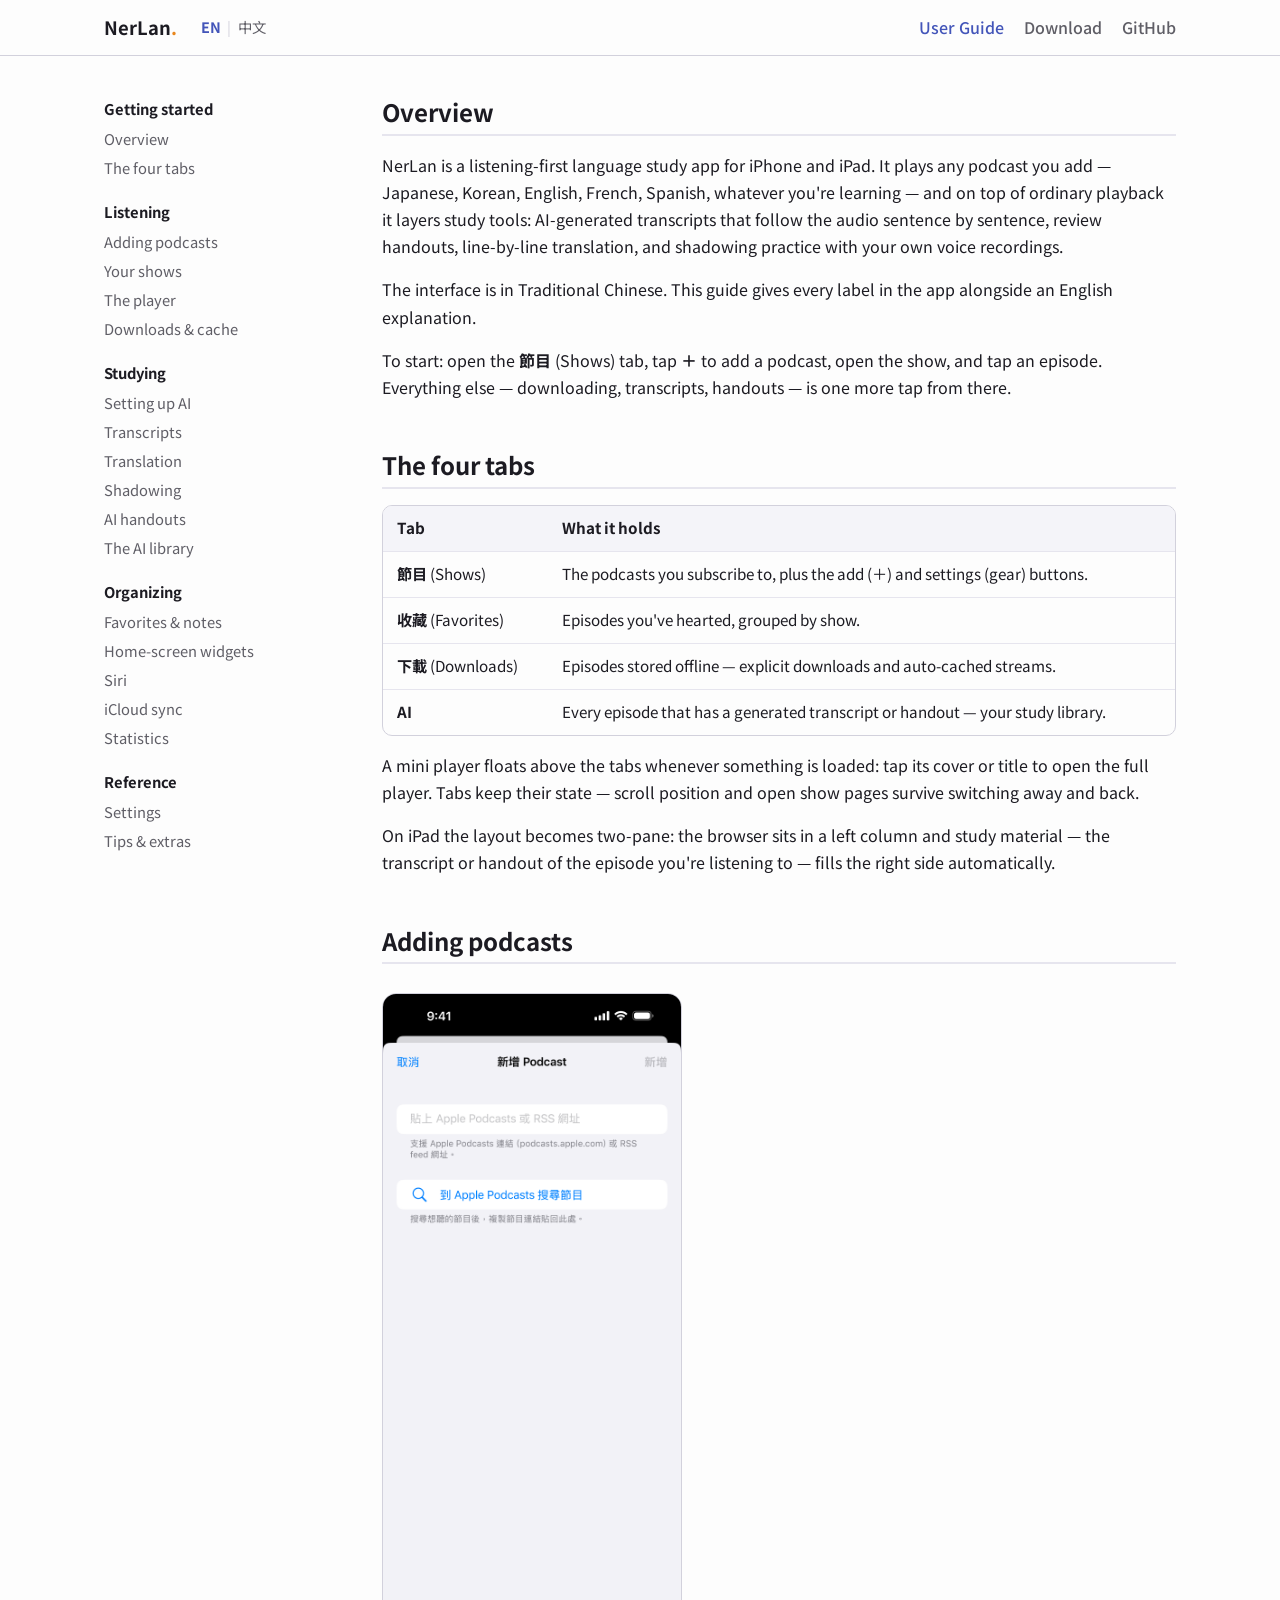
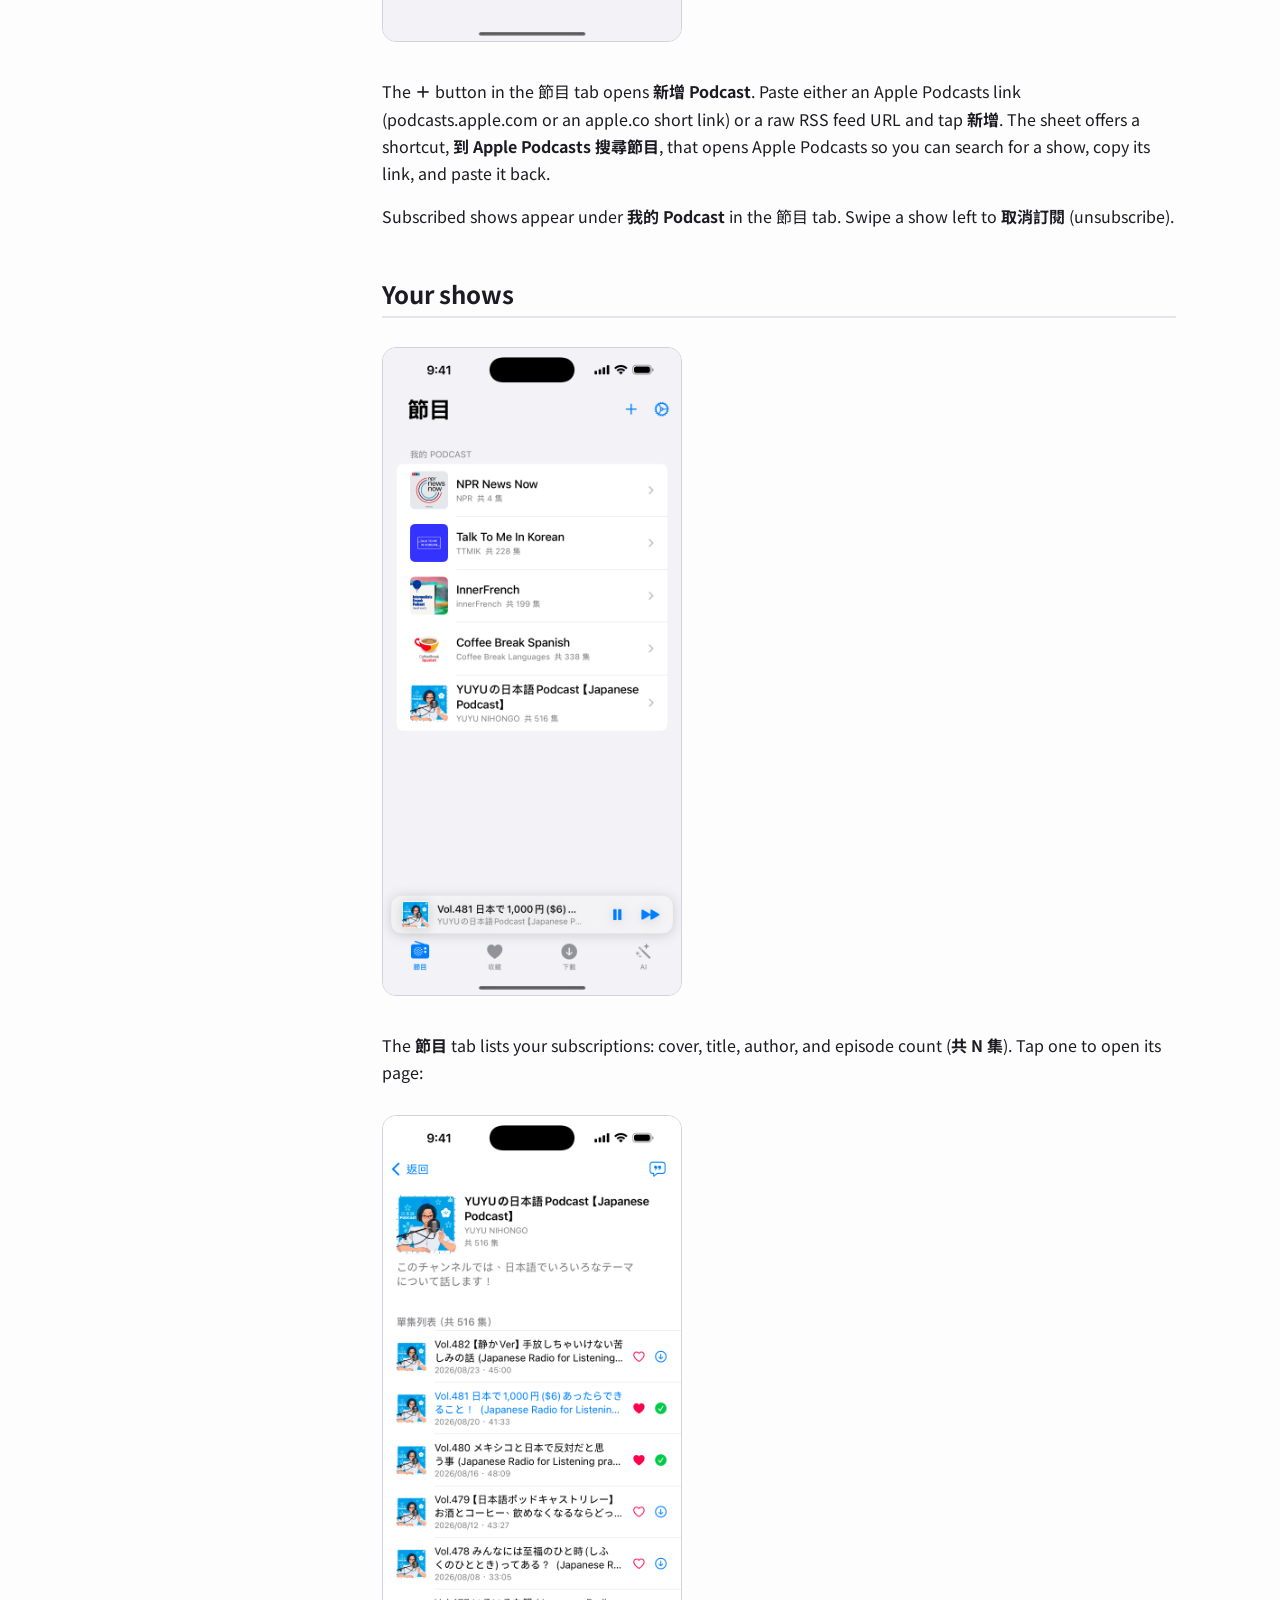
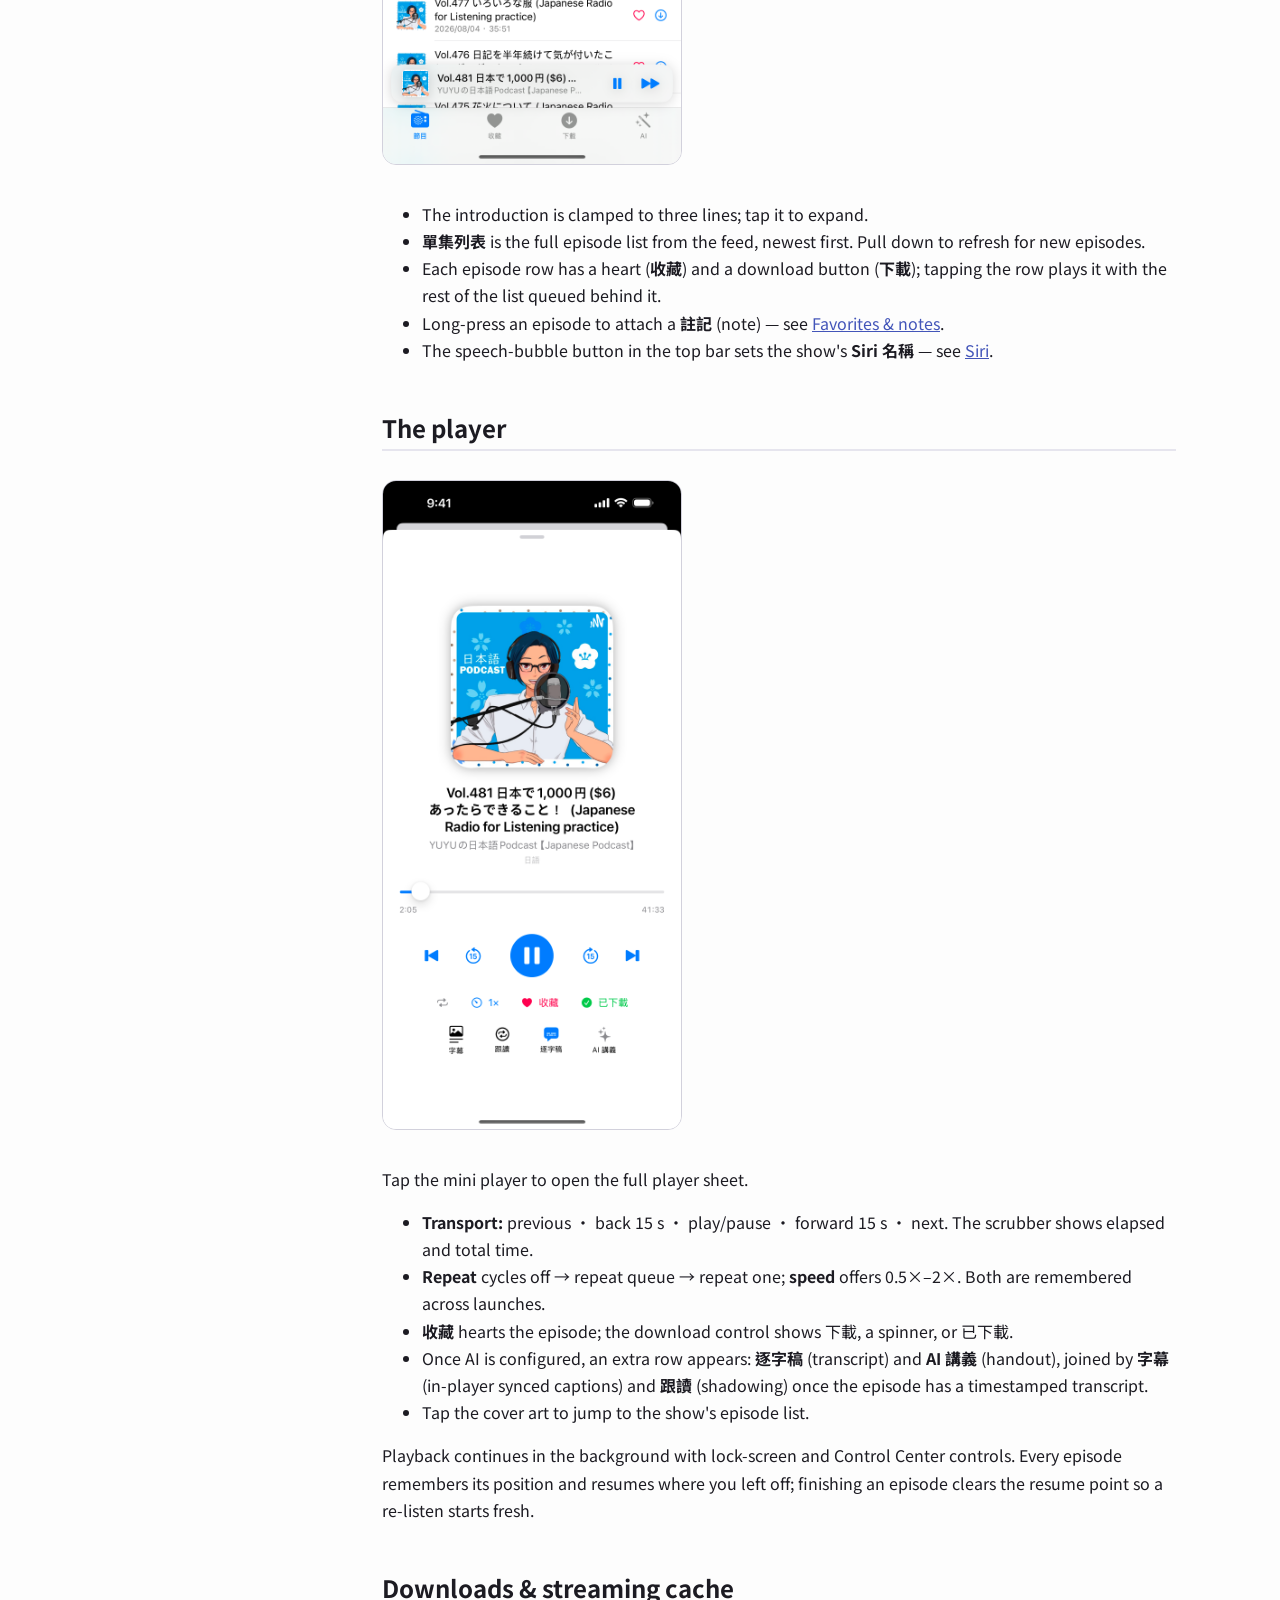
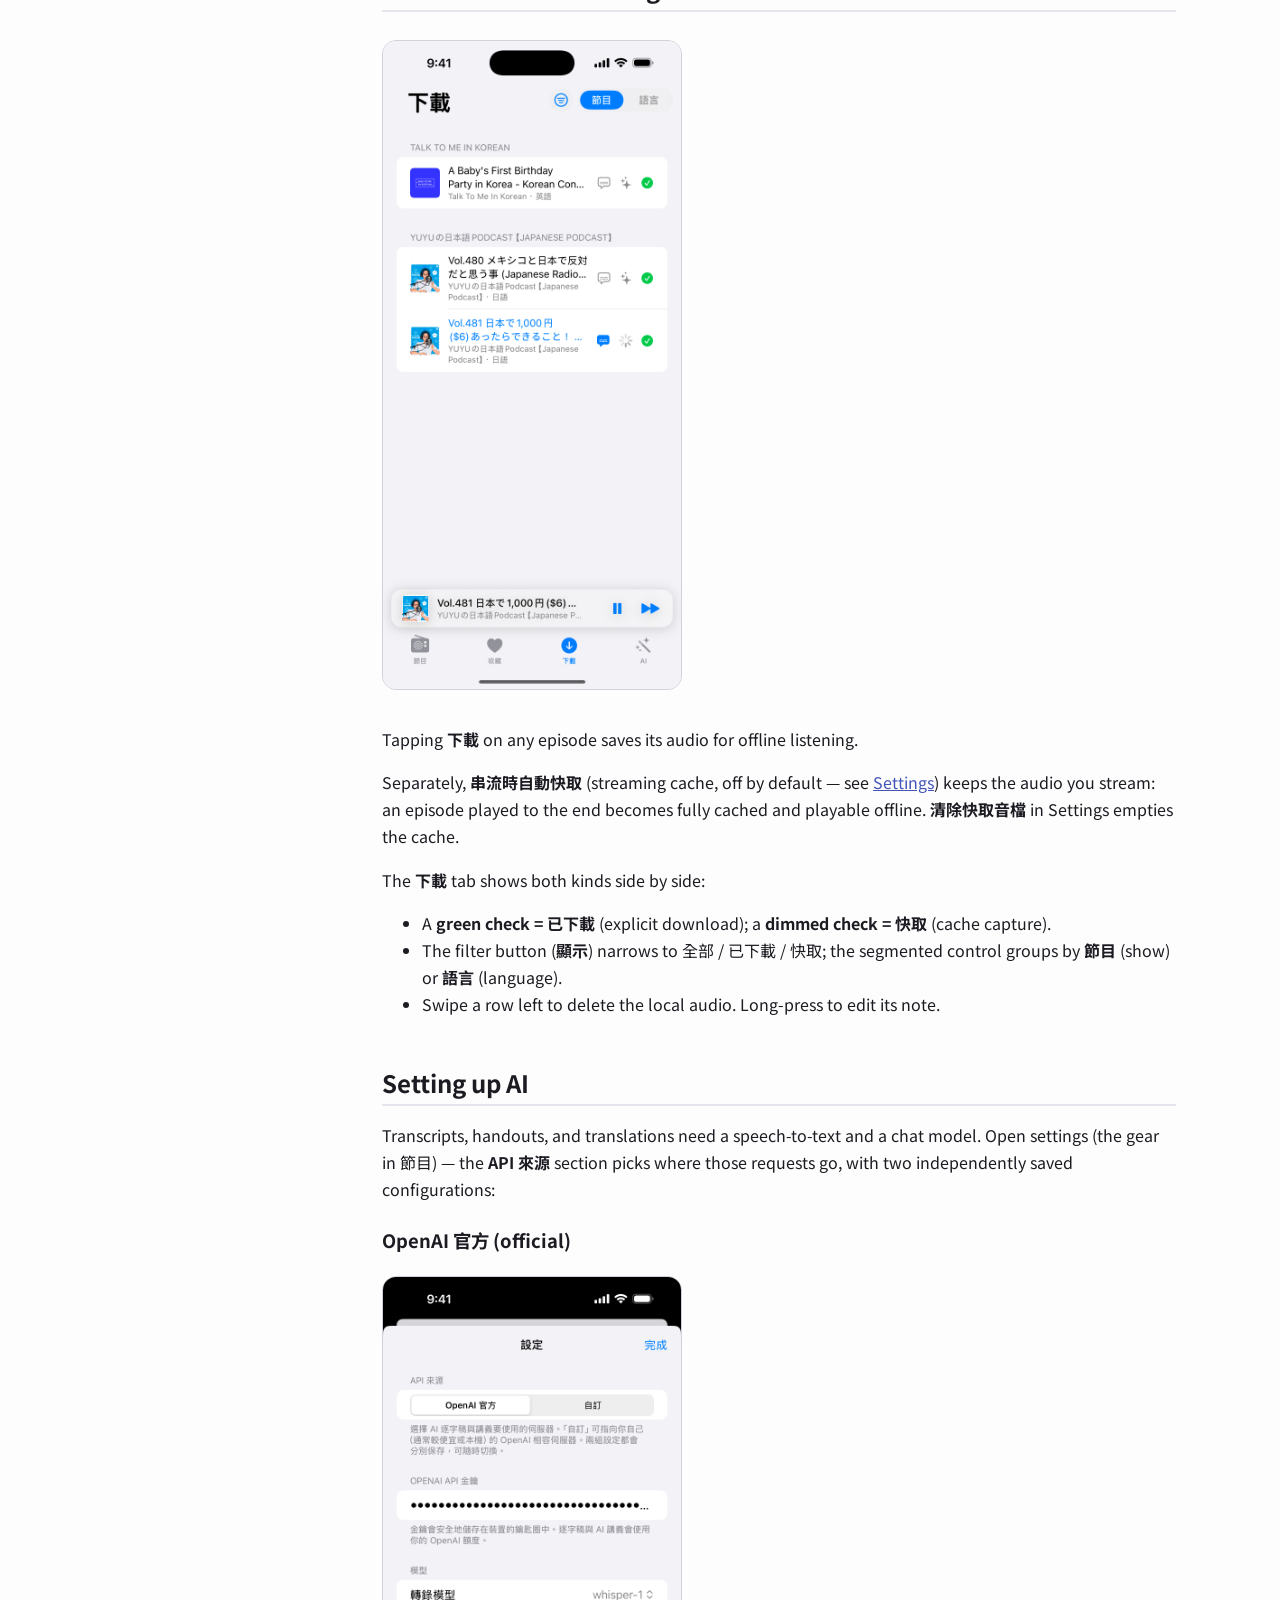
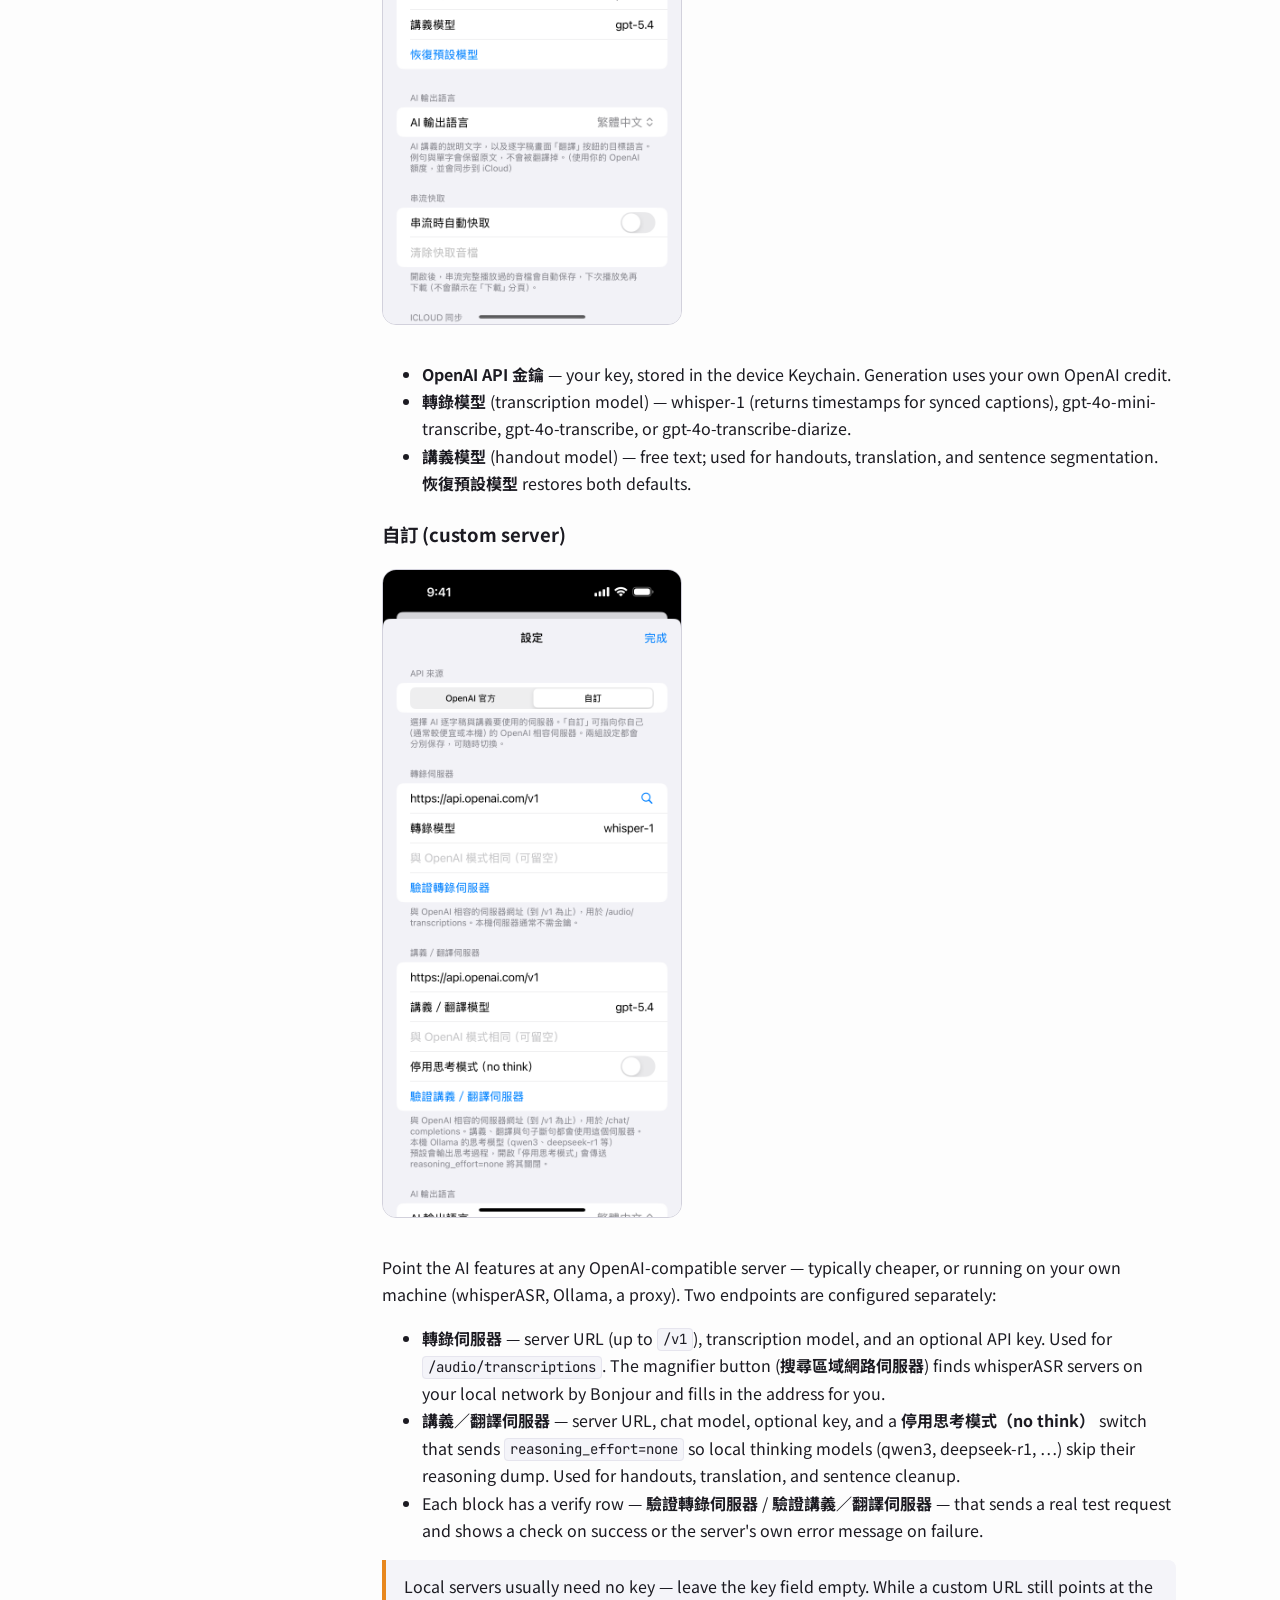
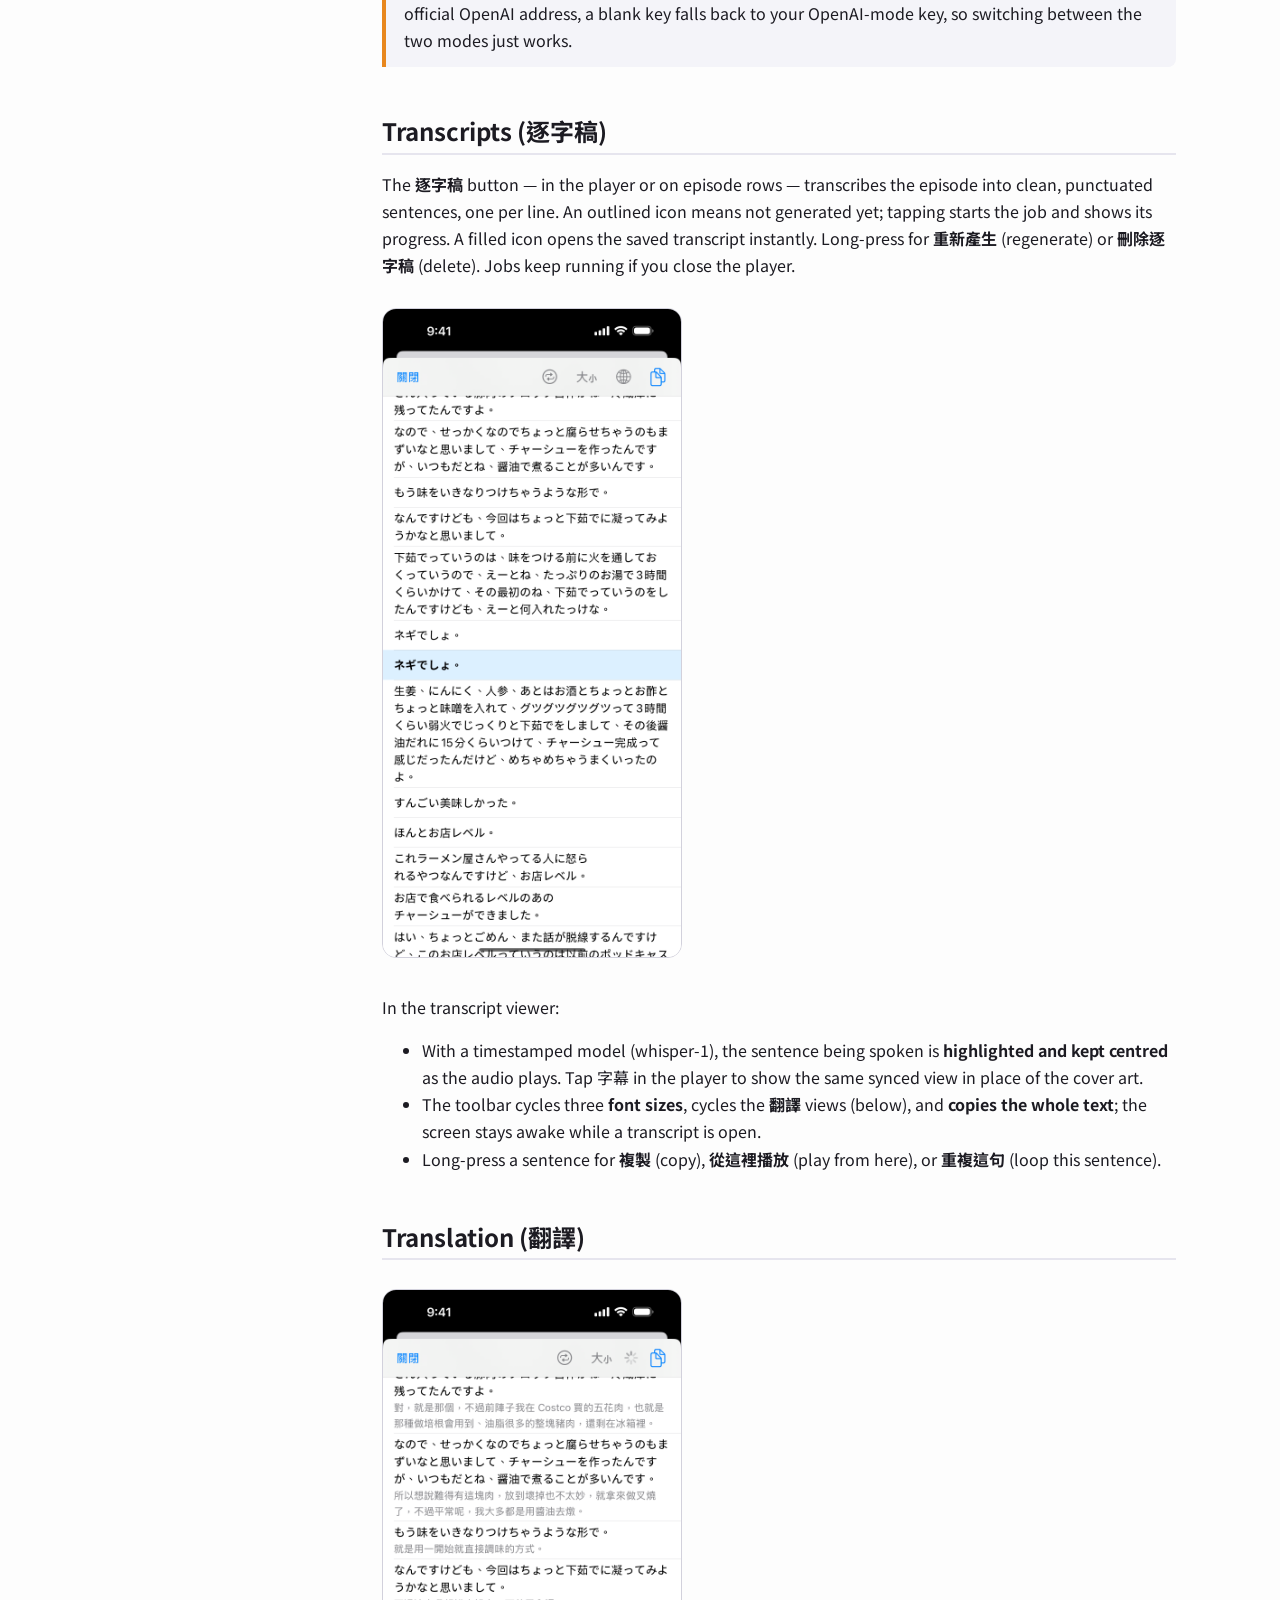
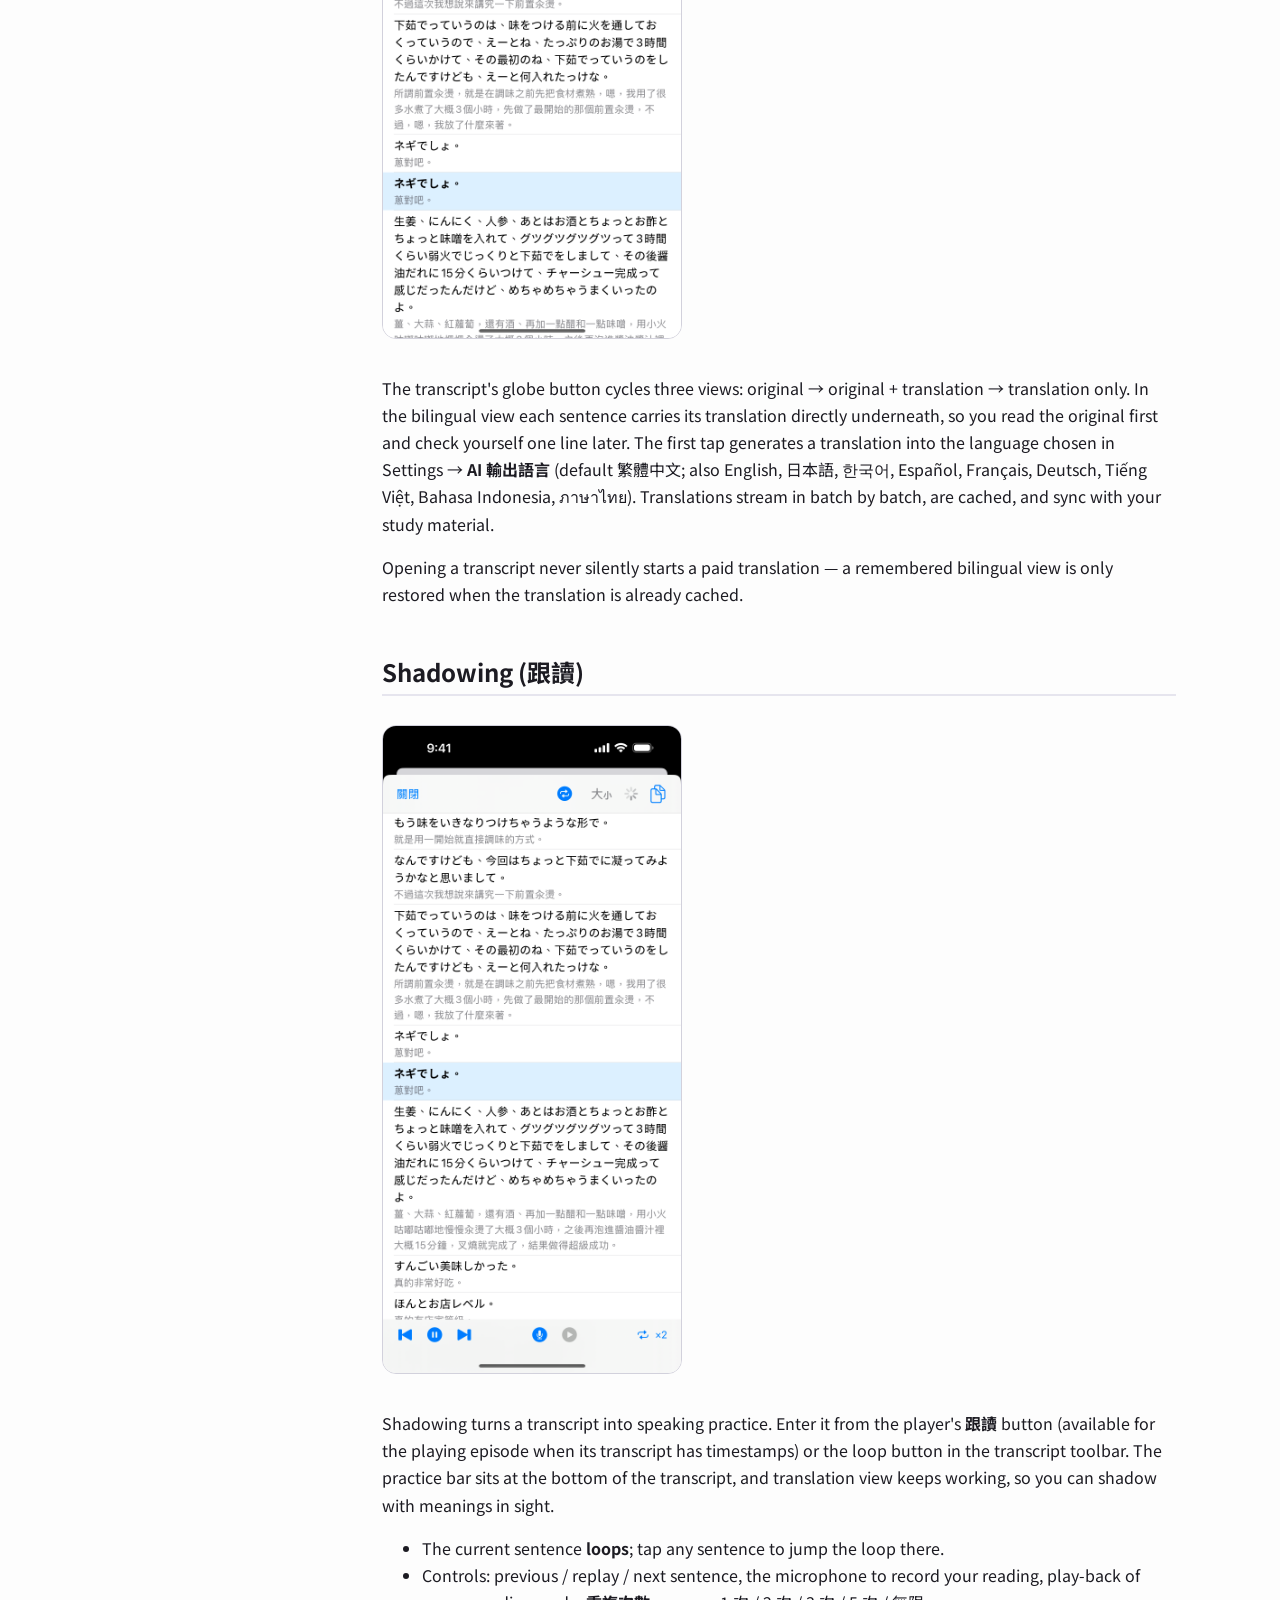
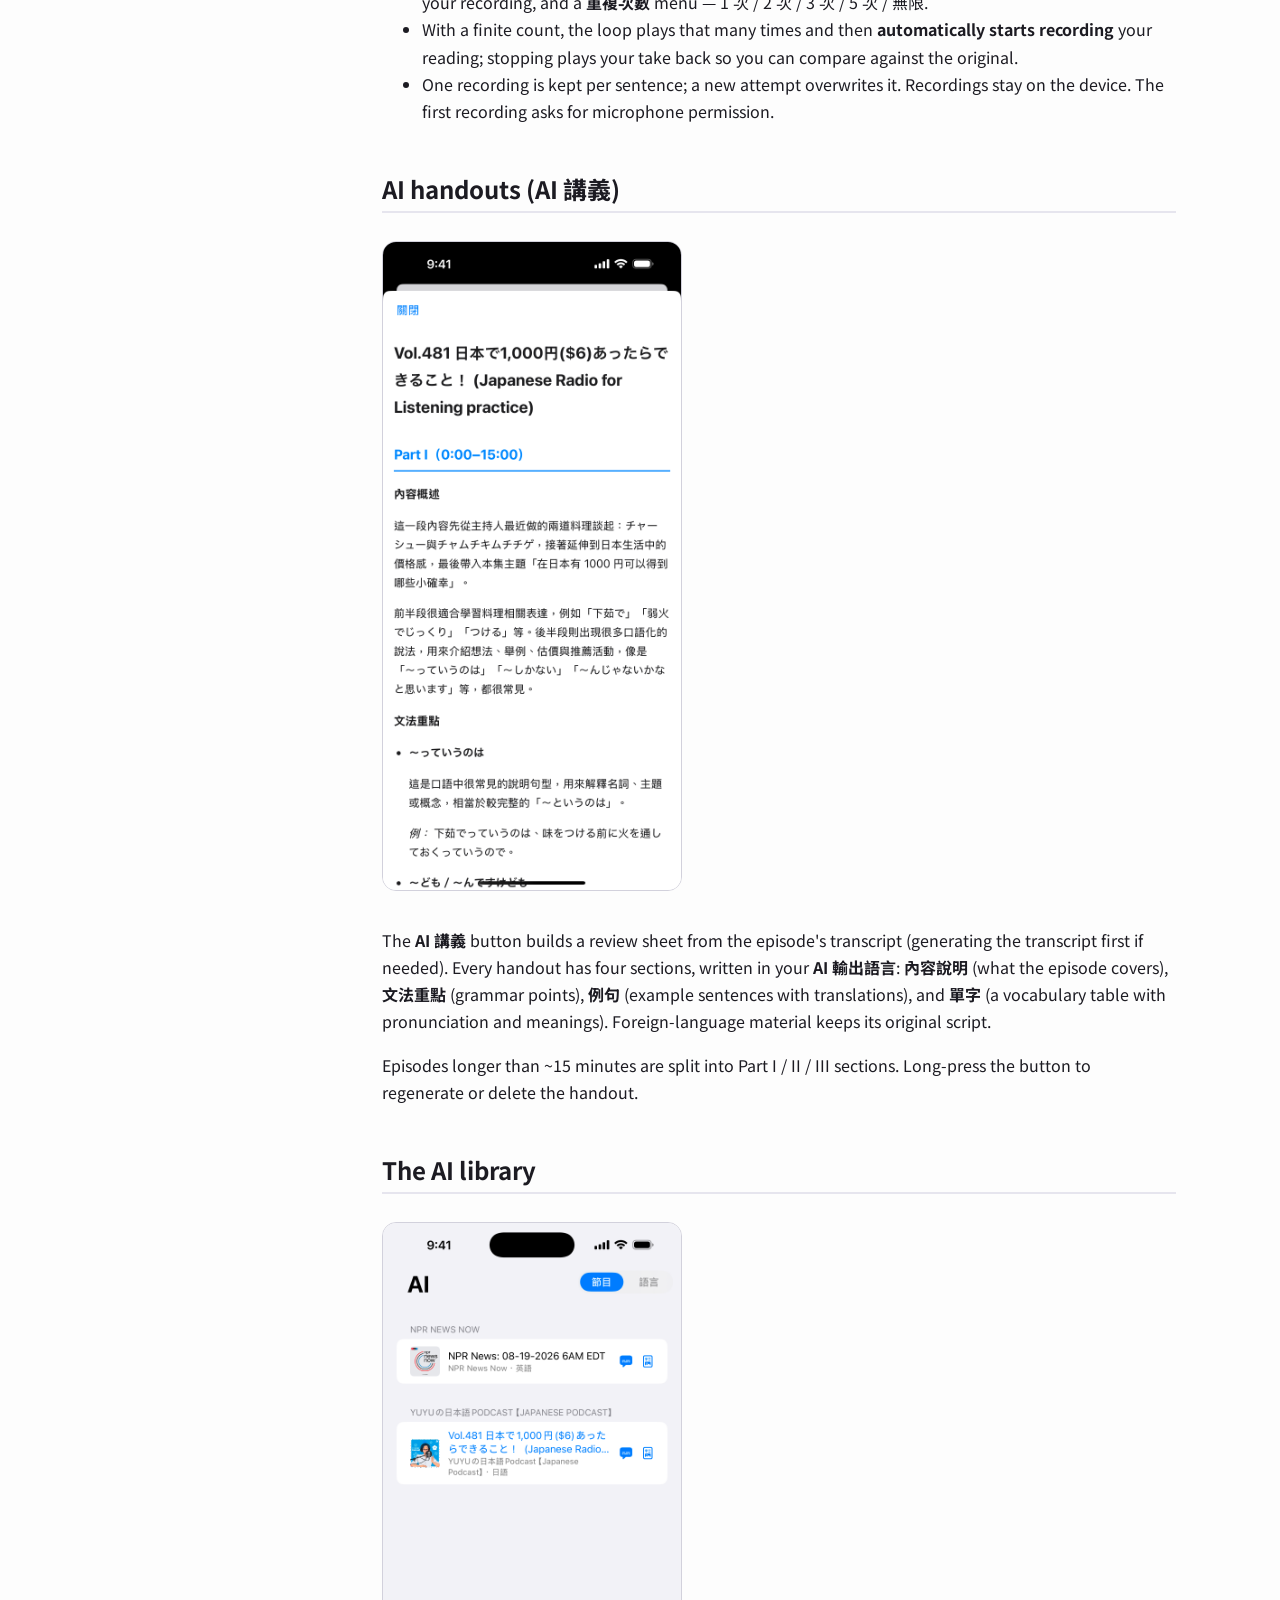
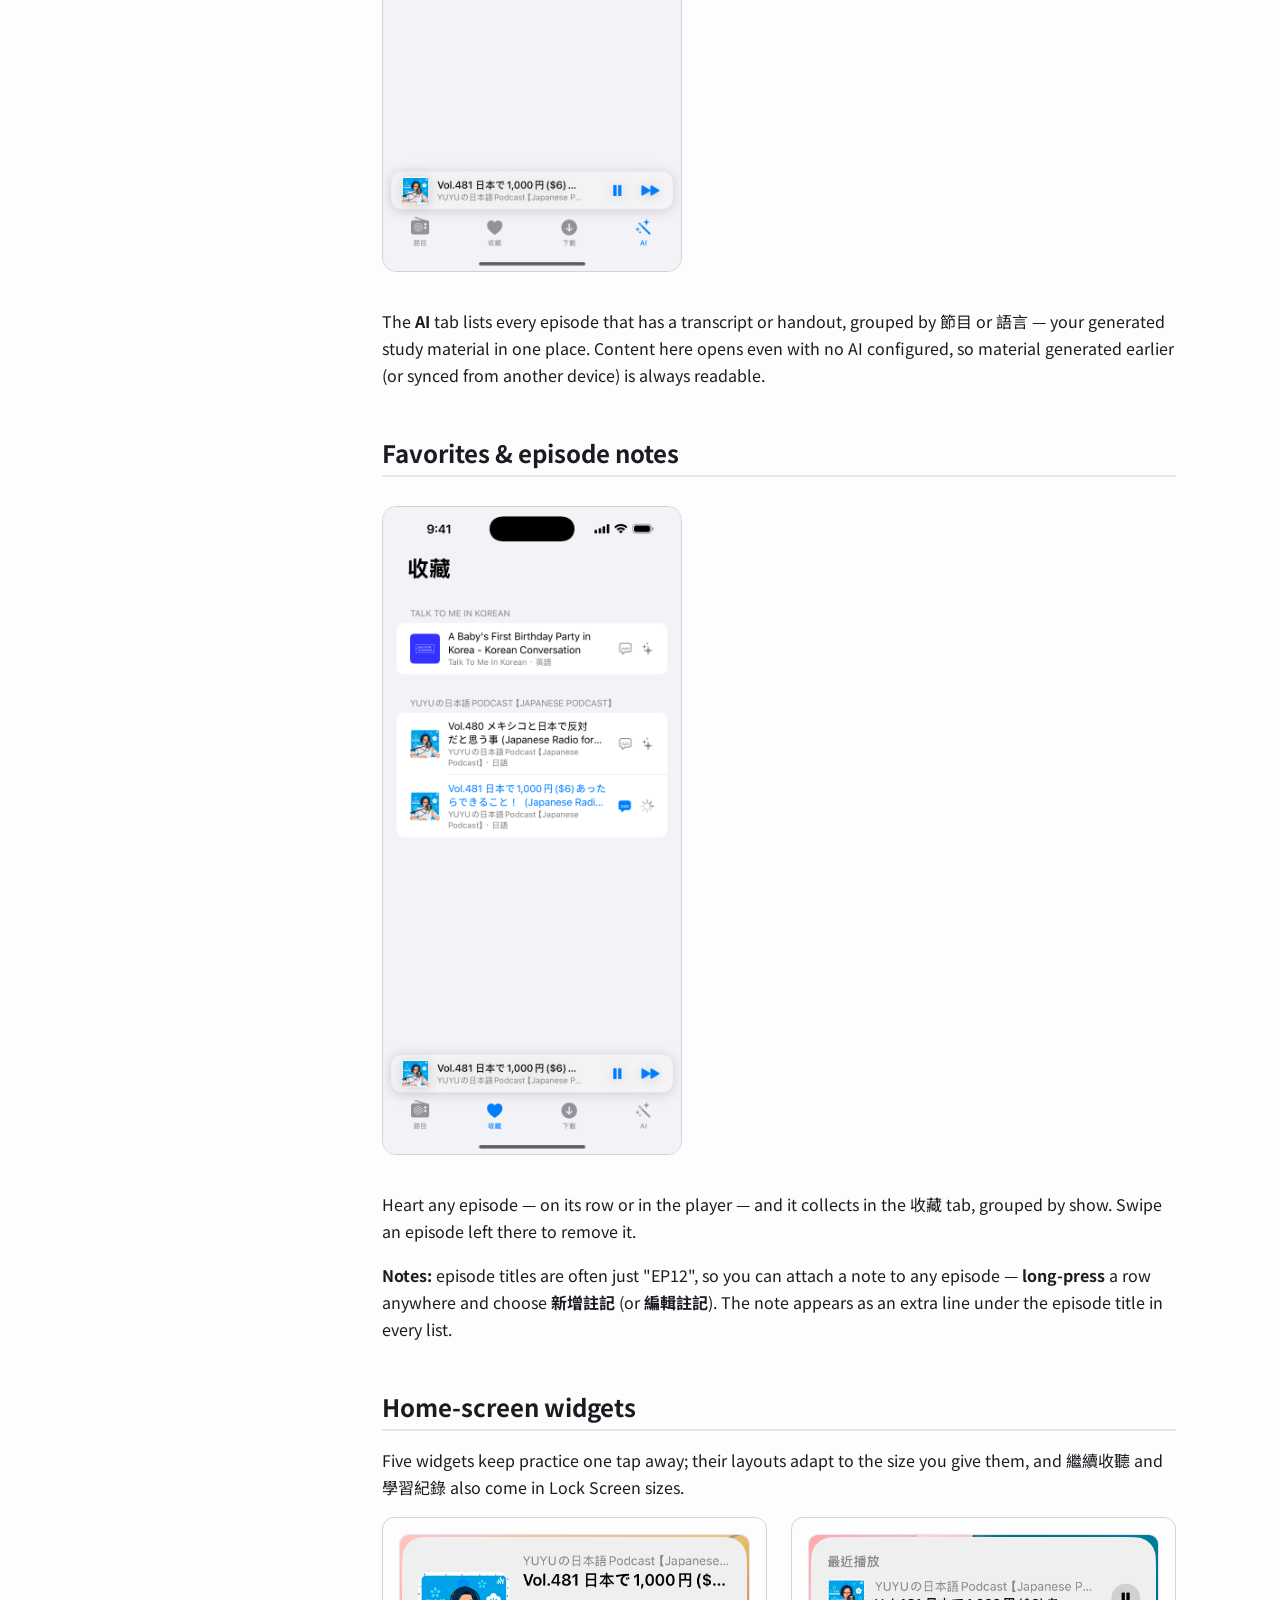
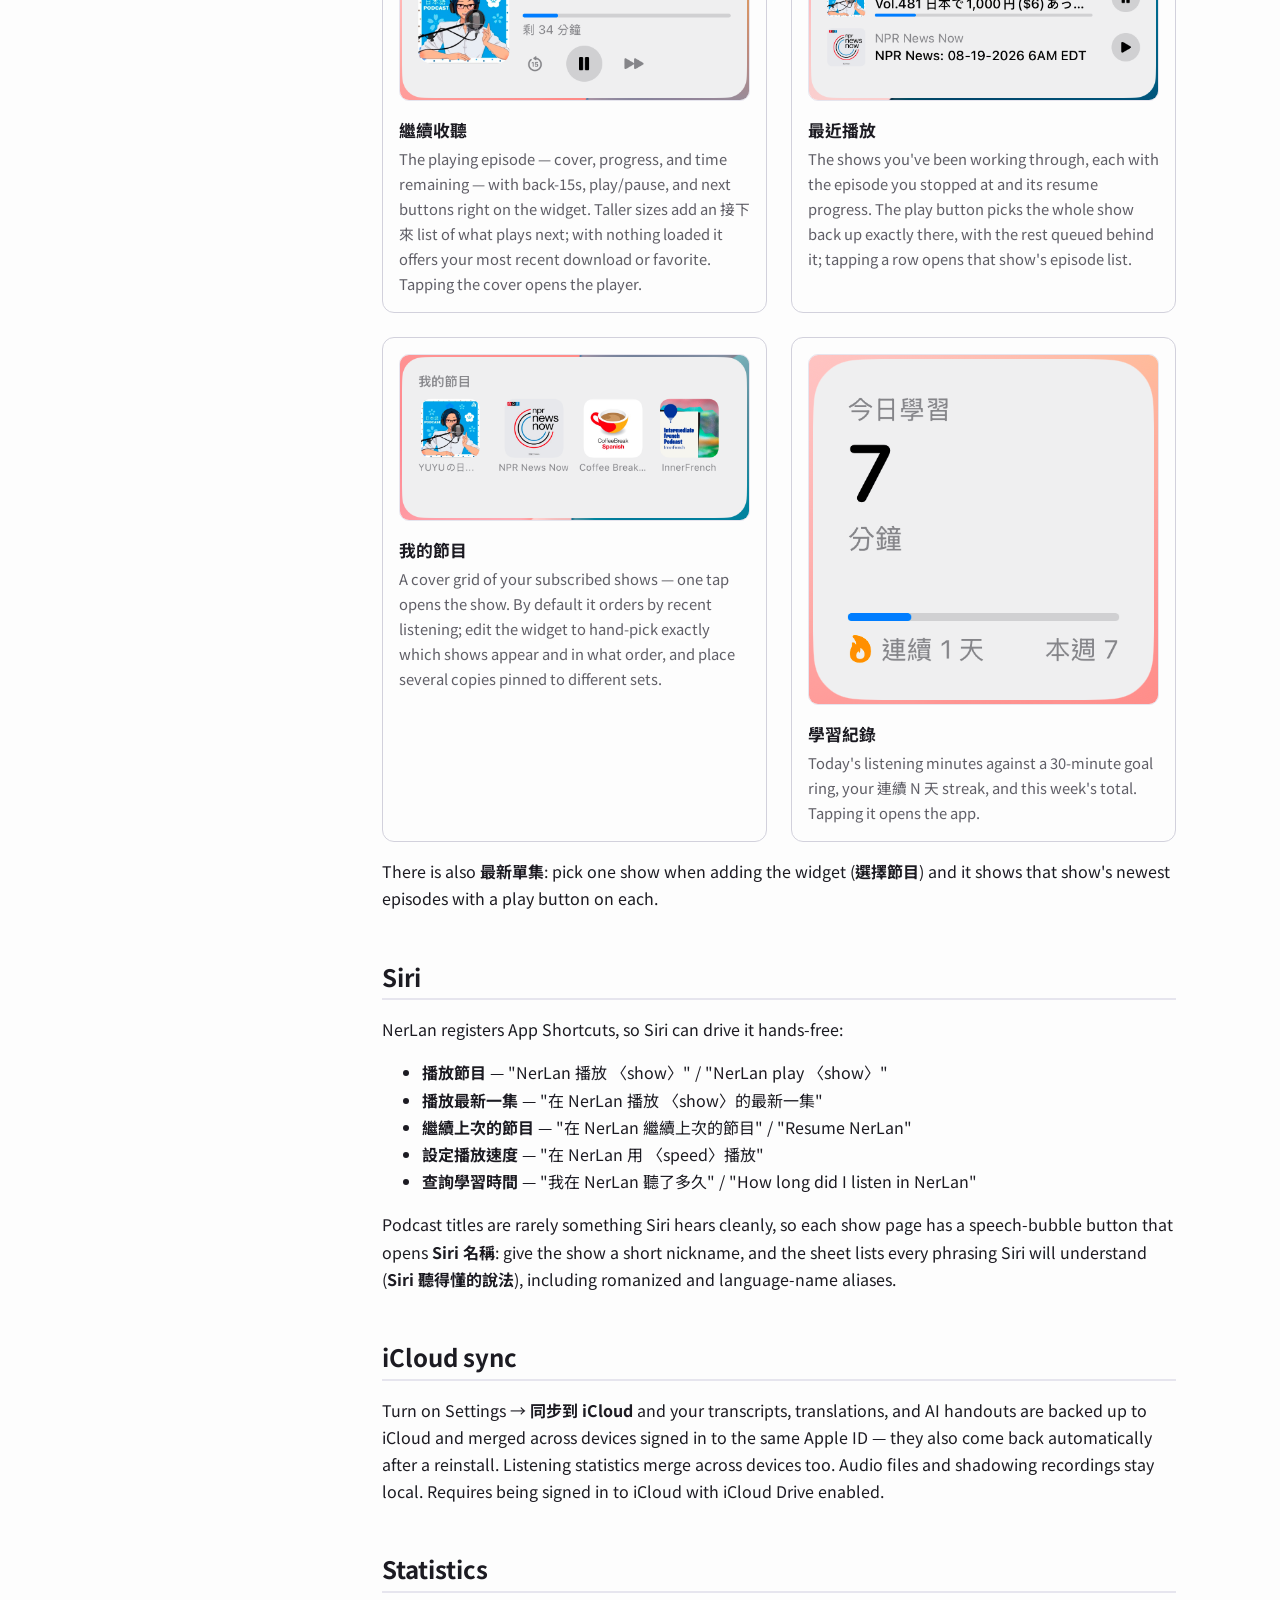
<file: docs/guide.html>
<!DOCTYPE html>
<html lang="en">
<head>
  <meta charset="utf-8">
  <meta name="viewport" content="width=device-width, initial-scale=1">
  <!-- Google tag (gtag.js) -->
  <script async src="https://www.googletagmanager.com/gtag/js?id=G-XQSZXV7E00"></script>
  <script>
    window.dataLayer = window.dataLayer || [];
    function gtag(){dataLayer.push(arguments);}
    gtag('js', new Date());

    gtag('config', 'G-XQSZXV7E00');
  </script>
  <title>NerLan User Guide</title>
  <meta name="description" content="Everything in NerLan: adding podcasts, the player, AI transcripts and handouts, translation, shadowing, downloads, widgets, Siri, iCloud sync, and settings.">
  <link rel="icon" href="favicon.ico" sizes="any">
  <link rel="icon" href="favicon.svg" type="image/svg+xml">
  <link rel="apple-touch-icon" href="apple-touch-icon.png">
  <link rel="stylesheet" href="style.css">
  <script defer src="lang-banner.js"></script>
</head>
<body>

<nav class="site-nav">
  <div class="container">
    <a href="index.html" class="site-nav__logo">NerLan<span class="dot">.</span></a>
    <button class="nav-toggle" onclick="document.querySelector('.site-nav__links').classList.toggle('open')" aria-label="Toggle navigation">&#9776;</button>
    <ul class="site-nav__links">
      <li><a href="guide.html" class="active">User Guide</a></li>
      <li><a href="download.html">Download</a></li>
      <li><a href="https://github.com/plateaukao/nerlan">GitHub</a></li>
    </ul>
  </div>
</nav>

<div class="container guide-layout">

<aside class="guide-sidebar">
  <div class="toc-section">Getting started</div>
  <ul>
    <li><a href="#overview">Overview</a></li>
    <li><a href="#interface">The four tabs</a></li>
  </ul>
  <div class="toc-section">Listening</div>
  <ul>
    <li><a href="#podcasts">Adding podcasts</a></li>
    <li><a href="#programs">Your shows</a></li>
    <li><a href="#player">The player</a></li>
    <li><a href="#downloads">Downloads &amp; cache</a></li>
  </ul>
  <div class="toc-section">Studying</div>
  <ul>
    <li><a href="#ai-setup">Setting up AI</a></li>
    <li><a href="#transcripts">Transcripts</a></li>
    <li><a href="#translation">Translation</a></li>
    <li><a href="#shadowing">Shadowing</a></li>
    <li><a href="#handouts">AI handouts</a></li>
    <li><a href="#ai-tab">The AI library</a></li>
  </ul>
  <div class="toc-section">Organizing</div>
  <ul>
    <li><a href="#favorites-notes">Favorites &amp; notes</a></li>
    <li><a href="#widgets">Home-screen widgets</a></li>
    <li><a href="#siri">Siri</a></li>
    <li><a href="#sync">iCloud sync</a></li>
    <li><a href="#stats">Statistics</a></li>
  </ul>
  <div class="toc-section">Reference</div>
  <ul>
    <li><a href="#settings">Settings</a></li>
    <li><a href="#tips">Tips &amp; extras</a></li>
  </ul>
</aside>

<main class="guide-main">

<section id="overview">
  <h2>Overview</h2>
  <p>NerLan is a listening-first language study app for iPhone and iPad. It plays any podcast you add — Japanese, Korean, English, French, Spanish, whatever you're learning — and on top of ordinary playback it layers study tools: AI-generated transcripts that follow the audio sentence by sentence, review handouts, line-by-line translation, and shadowing practice with your own voice recordings.</p>
  <p>The interface is in Traditional Chinese. This guide gives every label in the app alongside an English explanation.</p>
  <p>To start: open the <strong>節目</strong> (Shows) tab, tap <strong>＋</strong> to add a podcast, open the show, and tap an episode. Everything else — downloading, transcripts, handouts — is one more tap from there.</p>
</section>

<section id="interface">
  <h2>The four tabs</h2>
  <div class="table-wrap"><table>
    <tr><th>Tab</th><th>What it holds</th></tr>
    <tr><td><strong>節目</strong> (Shows)</td><td>The podcasts you subscribe to, plus the add (＋) and settings (gear) buttons.</td></tr>
    <tr><td><strong>收藏</strong> (Favorites)</td><td>Episodes you've hearted, grouped by show.</td></tr>
    <tr><td><strong>下載</strong> (Downloads)</td><td>Episodes stored offline — explicit downloads and auto-cached streams.</td></tr>
    <tr><td><strong>AI</strong></td><td>Every episode that has a generated transcript or handout — your study library.</td></tr>
  </table></div>
  <p>A mini player floats above the tabs whenever something is loaded: tap its cover or title to open the full player. Tabs keep their state — scroll position and open show pages survive switching away and back.</p>
  <p>On iPad the layout becomes two-pane: the browser sits in a left column and study material — the transcript or handout of the episode you're listening to — fills the right side automatically.</p>
</section>

<section id="podcasts">
  <h2>Adding podcasts</h2>
  <img class="device-img" src="images/podcast.png" alt="The 新增 Podcast sheet with a field for an Apple Podcasts or RSS link">
  <p>The <strong>＋</strong> button in the 節目 tab opens <strong>新增 Podcast</strong>. Paste either an Apple Podcasts link (podcasts.apple.com or an apple.co short link) or a raw RSS feed URL and tap <strong>新增</strong>. The sheet offers a shortcut, <strong>到 Apple Podcasts 搜尋節目</strong>, that opens Apple Podcasts so you can search for a show, copy its link, and paste it back.</p>
  <p>Subscribed shows appear under <strong>我的 Podcast</strong> in the 節目 tab. Swipe a show left to <strong>取消訂閱</strong> (unsubscribe).</p>
</section>

<section id="programs">
  <h2>Your shows</h2>
  <img class="device-img" src="images/programs.png" alt="The 節目 tab listing five subscribed podcasts">
  <p>The <strong>節目</strong> tab lists your subscriptions: cover, title, author, and episode count (<strong>共 N 集</strong>). Tap one to open its page:</p>
  <img class="device-img" src="images/program-detail.png" alt="A podcast page with its episode list">
  <ul>
    <li>The introduction is clamped to three lines; tap it to expand.</li>
    <li><strong>單集列表</strong> is the full episode list from the feed, newest first. Pull down to refresh for new episodes.</li>
    <li>Each episode row has a heart (<strong>收藏</strong>) and a download button (<strong>下載</strong>); tapping the row plays it with the rest of the list queued behind it.</li>
    <li>Long-press an episode to attach a <strong>註記</strong> (note) — see <a href="#favorites-notes">Favorites &amp; notes</a>.</li>
    <li>The speech-bubble button in the top bar sets the show's <strong>Siri 名稱</strong> — see <a href="#siri">Siri</a>.</li>
  </ul>
</section>

<section id="player">
  <h2>The player</h2>
  <img class="device-img" src="images/player.png" alt="Full player">
  <p>Tap the mini player to open the full player sheet.</p>
  <ul>
    <li><strong>Transport:</strong> previous · back 15 s · play/pause · forward 15 s · next. The scrubber shows elapsed and total time.</li>
    <li><strong>Repeat</strong> cycles off → repeat queue → repeat one; <strong>speed</strong> offers 0.5×–2×. Both are remembered across launches.</li>
    <li><strong>收藏</strong> hearts the episode; the download control shows 下載, a spinner, or 已下載.</li>
    <li>Once AI is configured, an extra row appears: <strong>逐字稿</strong> (transcript) and <strong>AI 講義</strong> (handout), joined by <strong>字幕</strong> (in-player synced captions) and <strong>跟讀</strong> (shadowing) once the episode has a timestamped transcript.</li>
    <li>Tap the cover art to jump to the show's episode list.</li>
  </ul>
  <p>Playback continues in the background with lock-screen and Control Center controls. Every episode remembers its position and resumes where you left off; finishing an episode clears the resume point so a re-listen starts fresh.</p>
</section>

<section id="downloads">
  <h2>Downloads &amp; streaming cache</h2>
  <img class="device-img" src="images/downloads.png" alt="Downloads tab">
  <p>Tapping <strong>下載</strong> on any episode saves its audio for offline listening.</p>
  <p>Separately, <strong>串流時自動快取</strong> (streaming cache, off by default — see <a href="#settings">Settings</a>) keeps the audio you stream: an episode played to the end becomes fully cached and playable offline. <strong>清除快取音檔</strong> in Settings empties the cache.</p>
  <p>The <strong>下載</strong> tab shows both kinds side by side:</p>
  <ul>
    <li>A <strong>green check = 已下載</strong> (explicit download); a <strong>dimmed check = 快取</strong> (cache capture).</li>
    <li>The filter button (<strong>顯示</strong>) narrows to 全部 / 已下載 / 快取; the segmented control groups by <strong>節目</strong> (show) or <strong>語言</strong> (language).</li>
    <li>Swipe a row left to delete the local audio. Long-press to edit its note.</li>
  </ul>
</section>

<section id="ai-setup">
  <h2>Setting up AI</h2>
  <p>Transcripts, handouts, and translations need a speech-to-text and a chat model. Open settings (the gear in 節目) — the <strong>API 來源</strong> section picks where those requests go, with two independently saved configurations:</p>
  <h3>OpenAI 官方 (official)</h3>
  <img class="device-img" src="images/settings.png" alt="Settings with the official OpenAI provider selected">
  <ul>
    <li><strong>OpenAI API 金鑰</strong> — your key, stored in the device Keychain. Generation uses your own OpenAI credit.</li>
    <li><strong>轉錄模型</strong> (transcription model) — whisper-1 (returns timestamps for synced captions), gpt-4o-mini-transcribe, gpt-4o-transcribe, or gpt-4o-transcribe-diarize.</li>
    <li><strong>講義模型</strong> (handout model) — free text; used for handouts, translation, and sentence segmentation. <strong>恢復預設模型</strong> restores both defaults.</li>
  </ul>
  <h3>自訂 (custom server)</h3>
  <img class="device-img" src="images/settings-custom.png" alt="Custom AI server settings">
  <p>Point the AI features at any OpenAI-compatible server — typically cheaper, or running on your own machine (whisperASR, Ollama, a proxy). Two endpoints are configured separately:</p>
  <ul>
    <li><strong>轉錄伺服器</strong> — server URL (up to <code>/v1</code>), transcription model, and an optional API key. Used for <code>/audio/transcriptions</code>. The magnifier button (<strong>搜尋區域網路伺服器</strong>) finds whisperASR servers on your local network by Bonjour and fills in the address for you.</li>
    <li><strong>講義／翻譯伺服器</strong> — server URL, chat model, optional key, and a <strong>停用思考模式（no think）</strong> switch that sends <code>reasoning_effort=none</code> so local thinking models (qwen3, deepseek-r1, …) skip their reasoning dump. Used for handouts, translation, and sentence cleanup.</li>
    <li>Each block has a verify row — <strong>驗證轉錄伺服器</strong> / <strong>驗證講義／翻譯伺服器</strong> — that sends a real test request and shows a check on success or the server's own error message on failure.</li>
  </ul>
  <div class="note">Local servers usually need no key — leave the key field empty. While a custom URL still points at the official OpenAI address, a blank key falls back to your OpenAI-mode key, so switching between the two modes just works.</div>
</section>

<section id="transcripts">
  <h2>Transcripts (逐字稿)</h2>
  <p>The <strong>逐字稿</strong> button — in the player or on episode rows — transcribes the episode into clean, punctuated sentences, one per line. An outlined icon means not generated yet; tapping starts the job and shows its progress. A filled icon opens the saved transcript instantly. Long-press for <strong>重新產生</strong> (regenerate) or <strong>刪除逐字稿</strong> (delete). Jobs keep running if you close the player.</p>
  <img class="device-img" src="images/transcript.png" alt="Transcript with the spoken sentence highlighted and centred">
  <p>In the transcript viewer:</p>
  <ul>
    <li>With a timestamped model (whisper-1), the sentence being spoken is <strong>highlighted and kept centred</strong> as the audio plays. Tap 字幕 in the player to show the same synced view in place of the cover art.</li>
    <li>The toolbar cycles three <strong>font sizes</strong>, cycles the <strong>翻譯</strong> views (below), and <strong>copies the whole text</strong>; the screen stays awake while a transcript is open.</li>
    <li>Long-press a sentence for <strong>複製</strong> (copy), <strong>從這裡播放</strong> (play from here), or <strong>重複這句</strong> (loop this sentence).</li>
  </ul>
</section>

<section id="translation">
  <h2>Translation (翻譯)</h2>
  <img class="device-img" src="images/translation.png" alt="Bilingual transcript: each sentence with its translation underneath">
  <p>The transcript's globe button cycles three views: original → original + translation → translation only. In the bilingual view each sentence carries its translation directly underneath, so you read the original first and check yourself one line later. The first tap generates a translation into the language chosen in Settings → <strong>AI 輸出語言</strong> (default 繁體中文; also English, 日本語, 한국어, Español, Français, Deutsch, Tiếng Việt, Bahasa Indonesia, ภาษาไทย). Translations stream in batch by batch, are cached, and sync with your study material.</p>
  <p>Opening a transcript never silently starts a paid translation — a remembered bilingual view is only restored when the translation is already cached.</p>
</section>

<section id="shadowing">
  <h2>Shadowing (跟讀)</h2>
  <img class="device-img" src="images/shadowing.png" alt="Shadowing mode: looped sentence highlighted, practice controls at the bottom">
  <p>Shadowing turns a transcript into speaking practice. Enter it from the player's <strong>跟讀</strong> button (available for the playing episode when its transcript has timestamps) or the loop button in the transcript toolbar. The practice bar sits at the bottom of the transcript, and translation view keeps working, so you can shadow with meanings in sight.</p>
  <ul>
    <li>The current sentence <strong>loops</strong>; tap any sentence to jump the loop there.</li>
    <li>Controls: previous / replay / next sentence, the microphone to record your reading, play-back of your recording, and a <strong>重複次數</strong> menu — 1 次 / 2 次 / 3 次 / 5 次 / 無限.</li>
    <li>With a finite count, the loop plays that many times and then <strong>automatically starts recording</strong> your reading; stopping plays your take back so you can compare against the original.</li>
    <li>One recording is kept per sentence; a new attempt overwrites it. Recordings stay on the device. The first recording asks for microphone permission.</li>
  </ul>
</section>

<section id="handouts">
  <h2>AI handouts (AI 講義)</h2>
  <img class="device-img" src="images/handout.png" alt="AI handout with 內容說明 and 文法重點 sections">
  <p>The <strong>AI 講義</strong> button builds a review sheet from the episode's transcript (generating the transcript first if needed). Every handout has four sections, written in your <strong>AI 輸出語言</strong>: <strong>內容說明</strong> (what the episode covers), <strong>文法重點</strong> (grammar points), <strong>例句</strong> (example sentences with translations), and <strong>單字</strong> (a vocabulary table with pronunciation and meanings). Foreign-language material keeps its original script.</p>
  <p>Episodes longer than ~15 minutes are split into Part I / II / III sections. Long-press the button to regenerate or delete the handout.</p>
</section>

<section id="ai-tab">
  <h2>The AI library</h2>
  <img class="device-img" src="images/ai-tab.png" alt="AI tab listing episodes with transcripts and handouts">
  <p>The <strong>AI</strong> tab lists every episode that has a transcript or handout, grouped by 節目 or 語言 — your generated study material in one place. Content here opens even with no AI configured, so material generated earlier (or synced from another device) is always readable.</p>
</section>

<section id="favorites-notes">
  <h2>Favorites &amp; episode notes</h2>
  <img class="device-img" src="images/favorites.png" alt="Favorites tab">
  <p>Heart any episode — on its row or in the player — and it collects in the 收藏 tab, grouped by show. Swipe an episode left there to remove it.</p>
  <p><strong>Notes:</strong> episode titles are often just "EP12", so you can attach a note to any episode — <strong>long-press</strong> a row anywhere and choose <strong>新增註記</strong> (or <strong>編輯註記</strong>). The note appears as an extra line under the episode title in every list.</p>
</section>

<section id="widgets">
  <h2>Home-screen widgets</h2>
  <p>Five widgets keep practice one tap away; their layouts adapt to the size you give them, and 繼續收聽 and 學習紀錄 also come in Lock Screen sizes.</p>
  <div class="widget-list">
    <div class="widget-card">
      <img src="images/widget-upnext.png" alt="繼續收聽 widget showing the playing episode with transport controls" loading="lazy">
      <h3>繼續收聽</h3>
      <p>The playing episode — cover, progress, and time remaining — with back-15s, play/pause, and next buttons right on the widget. Taller sizes add an 接下來 list of what plays next; with nothing loaded it offers your most recent download or favorite. Tapping the cover opens the player.</p>
    </div>
    <div class="widget-card">
      <img src="images/widget-recent.png" alt="最近播放 widget listing recent shows with resume progress" loading="lazy">
      <h3>最近播放</h3>
      <p>The shows you've been working through, each with the episode you stopped at and its resume progress. The play button picks the whole show back up exactly there, with the rest queued behind it; tapping a row opens that show's episode list.</p>
    </div>
    <div class="widget-card">
      <img src="images/widget-shows.png" alt="我的節目 widget with a grid of show covers" loading="lazy">
      <h3>我的節目</h3>
      <p>A cover grid of your subscribed shows — one tap opens the show. By default it orders by recent listening; edit the widget to hand-pick exactly which shows appear and in what order, and place several copies pinned to different sets.</p>
    </div>
    <div class="widget-card">
      <img src="images/widget-stats.png" alt="學習紀錄 widget with today's minutes and streak" loading="lazy">
      <h3>學習紀錄</h3>
      <p>Today's listening minutes against a 30-minute goal ring, your 連續 N 天 streak, and this week's total. Tapping it opens the app.</p>
    </div>
  </div>
  <p>There is also <strong>最新單集</strong>: pick one show when adding the widget (<strong>選擇節目</strong>) and it shows that show's newest episodes with a play button on each.</p>
</section>

<section id="siri">
  <h2>Siri</h2>
  <p>NerLan registers App Shortcuts, so Siri can drive it hands-free:</p>
  <ul>
    <li><strong>播放節目</strong> — "NerLan 播放 〈show〉" / "NerLan play 〈show〉"</li>
    <li><strong>播放最新一集</strong> — "在 NerLan 播放 〈show〉的最新一集"</li>
    <li><strong>繼續上次的節目</strong> — "在 NerLan 繼續上次的節目" / "Resume NerLan"</li>
    <li><strong>設定播放速度</strong> — "在 NerLan 用 〈speed〉播放"</li>
    <li><strong>查詢學習時間</strong> — "我在 NerLan 聽了多久" / "How long did I listen in NerLan"</li>
  </ul>
  <p>Podcast titles are rarely something Siri hears cleanly, so each show page has a speech-bubble button that opens <strong>Siri 名稱</strong>: give the show a short nickname, and the sheet lists every phrasing Siri will understand (<strong>Siri 聽得懂的說法</strong>), including romanized and language-name aliases.</p>
</section>

<section id="sync">
  <h2>iCloud sync</h2>
  <p>Turn on Settings → <strong>同步到 iCloud</strong> and your transcripts, translations, and AI handouts are backed up to iCloud and merged across devices signed in to the same Apple ID — they also come back automatically after a reinstall. Listening statistics merge across devices too. Audio files and shadowing recordings stay local. Requires being signed in to iCloud with iCloud Drive enabled.</p>
</section>

<section id="stats">
  <h2>Statistics</h2>
  <p>Settings → <strong>統計</strong> opens two screens:</p>
  <ul>
    <li><strong>使用統計</strong> — total listening time, completed episodes, streak (連續聆聽天數), today/week/month totals, a 日/週/月 trend chart, and your most-listened shows (最常聽節目). Merged across synced devices.</li>
    <li><strong>資料統計</strong> — a storage inventory: favorites, downloads and their size, cache size, AI content counts (逐字稿 / AI 講義 / 翻譯), and a per-language breakdown of downloads.</li>
  </ul>
</section>

<section id="settings">
  <h2>Settings reference</h2>
  <p>Opened from the gear in the 節目 tab.</p>
  <div class="setting-item"><div class="setting-item__name">API 來源</div><div class="setting-item__desc"><span class="tag">Switch</span>OpenAI 官方 or 自訂 — see <a href="#ai-setup">Setting up AI</a>. Both configurations are kept, so switching is lossless.</div></div>
  <div class="setting-item"><div class="setting-item__name">AI 輸出語言</div><div class="setting-item__desc"><span class="tag">Select</span>Language of handout explanations and the target of transcript translation. Default: 繁體中文.</div></div>
  <div class="setting-item"><div class="setting-item__name">串流時自動快取</div><div class="setting-item__desc"><span class="tag">Toggle</span>Keeps streamed audio so a fully played episode is available offline. Off by default. 清除快取音檔 empties the cache and shows its current size.</div></div>
  <div class="setting-item"><div class="setting-item__name">同步到 iCloud</div><div class="setting-item__desc"><span class="tag">Toggle</span>Backs up transcripts, translations, and AI handouts to iCloud — see <a href="#sync">iCloud sync</a>.</div></div>
  <div class="setting-item"><div class="setting-item__name">清除所有 AI 內容</div><div class="setting-item__desc"><span class="tag">Action</span>Deletes all saved transcripts and AI handouts, after confirmation.</div></div>
  <div class="setting-item"><div class="setting-item__name">統計</div><div class="setting-item__desc">使用統計 and 資料統計 — see <a href="#stats">statistics</a>.</div></div>
</section>

<section id="tips">
  <h2>Tips &amp; extras</h2>
  <ul>
    <li><strong>Deep links:</strong> the <code>nerlan://</code> scheme opens the app from anywhere — <code>nerlan://player</code> (the player), <code>nerlan://play?id=…</code> (an episode), <code>nerlan://show?id=…&amp;podcast=1</code> (a show's episode list), <code>nerlan://tab?name=programs|favorites|downloads|ai</code> (a tab). The widgets use these, and so can the Shortcuts app.</li>
    <li><strong>Nothing runs unasked:</strong> AI generation only ever starts from an explicit tap, and streaming never caches unless you opted in.</li>
    <li><strong>Android:</strong> a companion app with the same study tools is available as an APK — see <a href="download.html">Download</a>.</li>
  </ul>
</section>

</main>
</div>

<footer class="site-footer">
  <div class="container">
    NerLan is open source. It plays podcasts from their own feeds; all audio content belongs to its publishers.
    <br><a href="privacy.html">Privacy Policy</a>
  </div>
</footer>

</body>
</html>
</file>
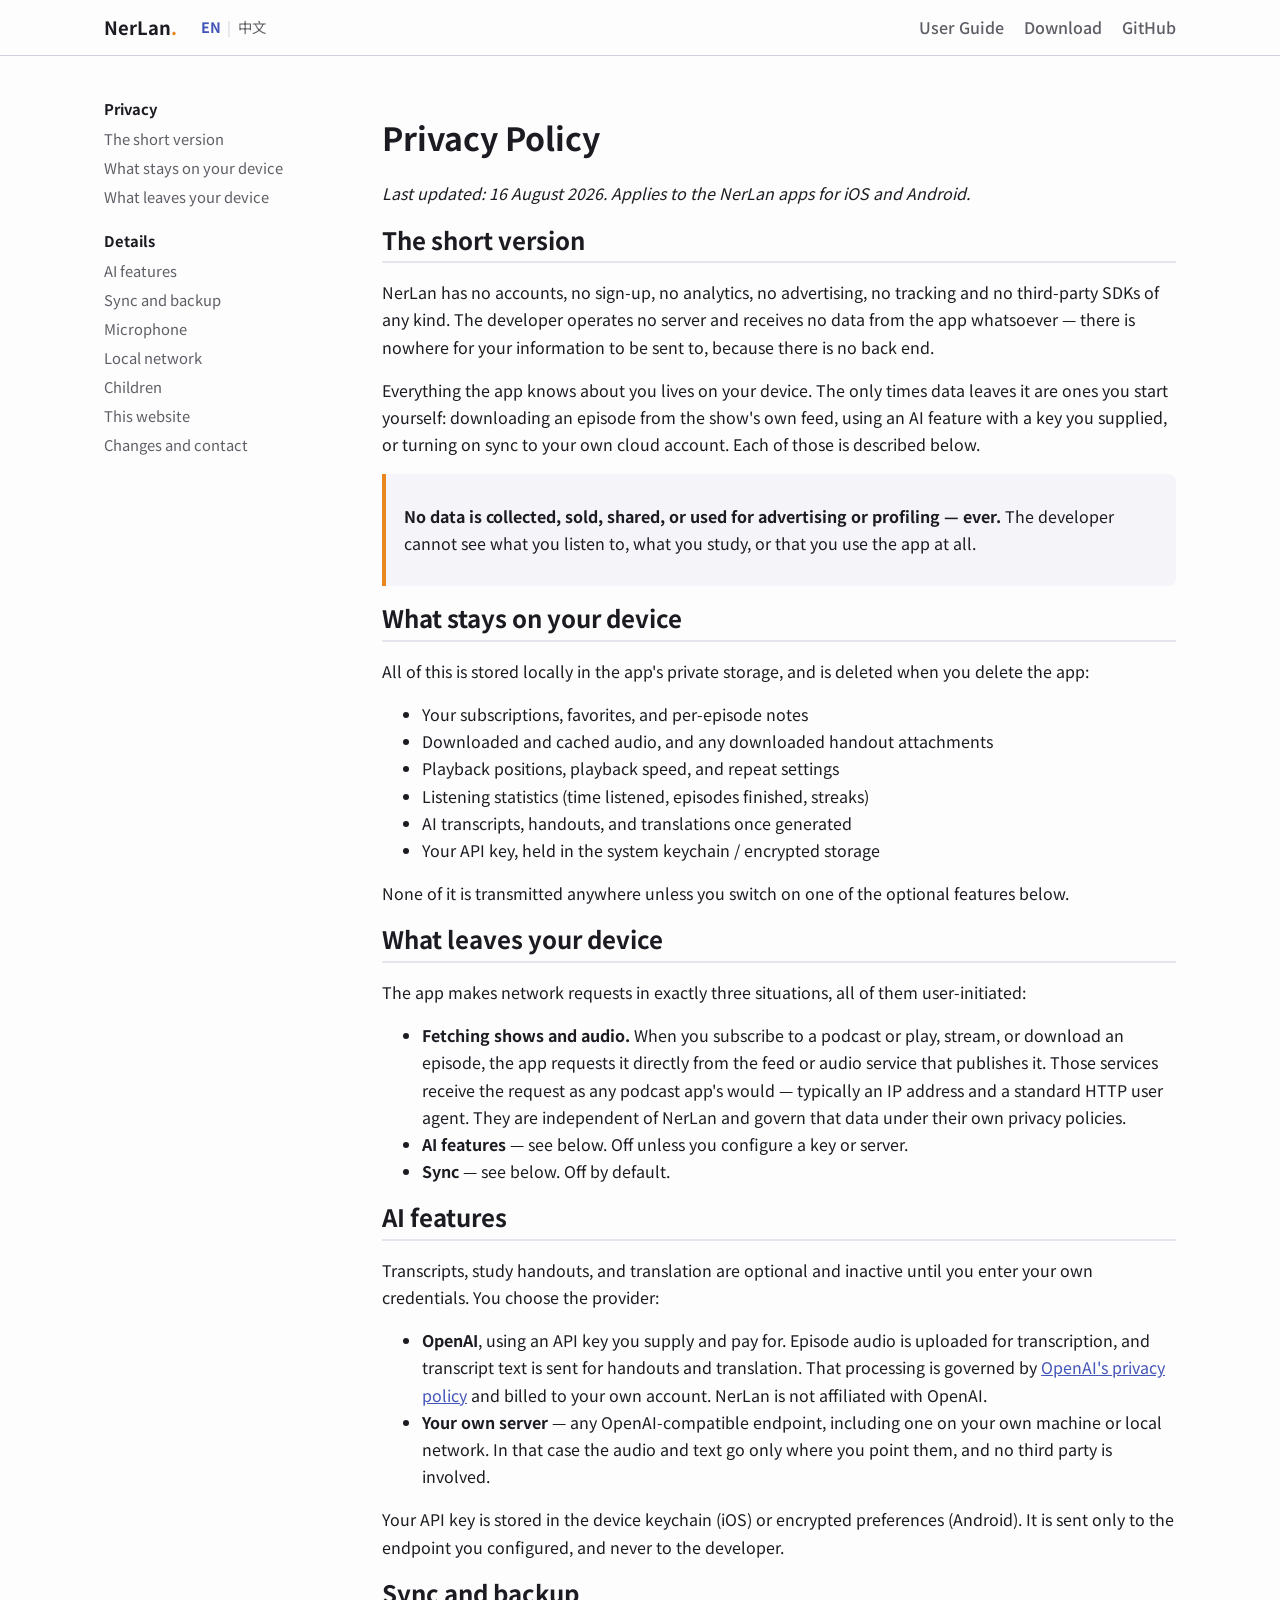
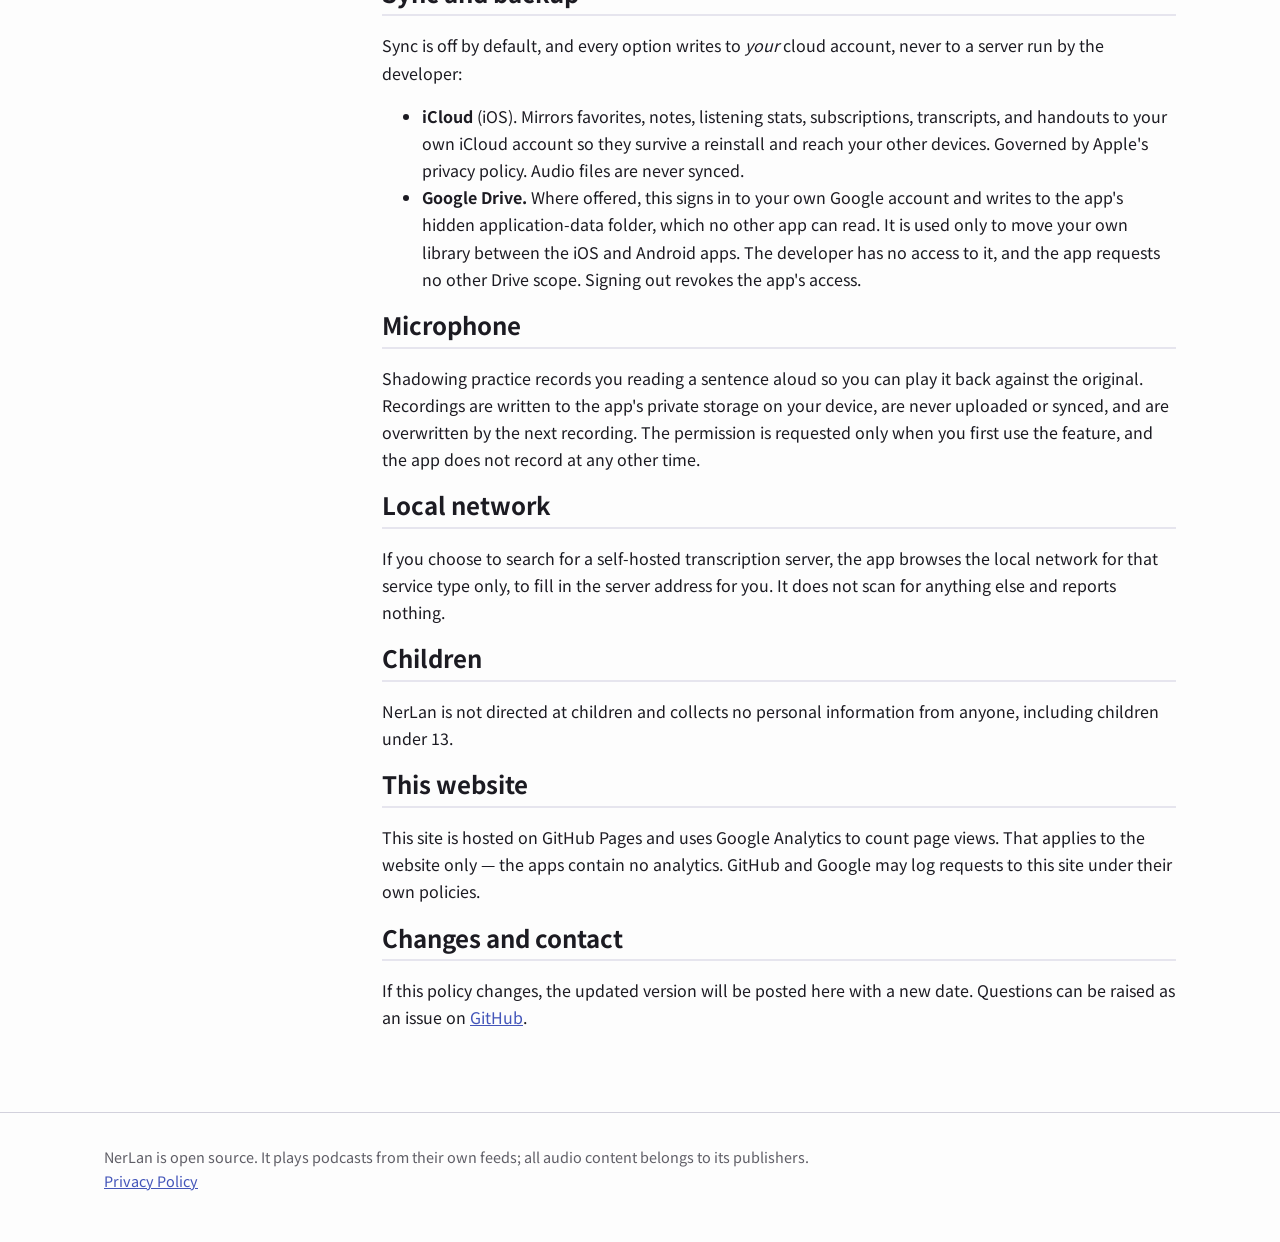
<file: docs/privacy.html>
<!DOCTYPE html>
<html lang="en">
<head>
  <meta charset="utf-8">
  <meta name="viewport" content="width=device-width, initial-scale=1">
  <!-- Google tag (gtag.js) -->
  <script async src="https://www.googletagmanager.com/gtag/js?id=G-XQSZXV7E00"></script>
  <script>
    window.dataLayer = window.dataLayer || [];
    function gtag(){dataLayer.push(arguments);}
    gtag('js', new Date());

    gtag('config', 'G-XQSZXV7E00');
  </script>
  <title>NerLan Privacy Policy</title>
  <meta name="description" content="NerLan collects no personal data and has no accounts, analytics, or advertising. What the app stores, and what it sends where — for both the iOS and Android apps.">
  <link rel="icon" href="favicon.ico" sizes="any">
  <link rel="icon" href="favicon.svg" type="image/svg+xml">
  <link rel="apple-touch-icon" href="apple-touch-icon.png">
  <link rel="stylesheet" href="style.css">
  <script defer src="lang-banner.js"></script>
</head>
<body>

<nav class="site-nav">
  <div class="container">
    <a href="index.html" class="site-nav__logo">NerLan<span class="dot">.</span></a>
    <button class="nav-toggle" onclick="document.querySelector('.site-nav__links').classList.toggle('open')" aria-label="Toggle navigation">&#9776;</button>
    <ul class="site-nav__links">
      <li><a href="guide.html">User Guide</a></li>
      <li><a href="download.html">Download</a></li>
      <li><a href="https://github.com/plateaukao/nerlan-android">GitHub</a></li>
    </ul>
  </div>
</nav>

<div class="container guide-layout">

<aside class="guide-sidebar">
  <div class="toc-section">Privacy</div>
  <ul>
    <li><a href="#summary">The short version</a></li>
    <li><a href="#ondevice">What stays on your device</a></li>
    <li><a href="#network">What leaves your device</a></li>
  </ul>
  <div class="toc-section">Details</div>
  <ul>
    <li><a href="#ai">AI features</a></li>
    <li><a href="#sync">Sync and backup</a></li>
    <li><a href="#mic">Microphone</a></li>
    <li><a href="#localnet">Local network</a></li>
    <li><a href="#children">Children</a></li>
    <li><a href="#website">This website</a></li>
    <li><a href="#changes">Changes and contact</a></li>
  </ul>
</aside>

<main class="guide-main">

<h1>Privacy Policy</h1>
<p><em>Last updated: 16 August 2026. Applies to the NerLan apps for iOS and Android.</em></p>

<h2 id="summary">The short version</h2>
<p>NerLan has no accounts, no sign-up, no analytics, no advertising, no tracking
and no third-party SDKs of any kind. The developer operates no server and
receives no data from the app whatsoever — there is nowhere for your information
to be sent to, because there is no back end.</p>

<p>Everything the app knows about you lives on your device. The only times data
leaves it are ones you start yourself: downloading an episode from the show's own
feed, using an AI feature with a key you supplied, or turning on sync to your own
cloud account. Each of those is described below.</p>

<div class="note">
<p><strong>No data is collected, sold, shared, or used for advertising or
profiling — ever.</strong> The developer cannot see what you listen to, what you
study, or that you use the app at all.</p>
</div>

<h2 id="ondevice">What stays on your device</h2>
<p>All of this is stored locally in the app's private storage, and is deleted
when you delete the app:</p>
<ul>
  <li>Your subscriptions, favorites, and per-episode notes</li>
  <li>Downloaded and cached audio, and any downloaded handout attachments</li>
  <li>Playback positions, playback speed, and repeat settings</li>
  <li>Listening statistics (time listened, episodes finished, streaks)</li>
  <li>AI transcripts, handouts, and translations once generated</li>
  <li>Your API key, held in the system keychain / encrypted storage</li>
</ul>
<p>None of it is transmitted anywhere unless you switch on one of the optional
features below.</p>

<h2 id="network">What leaves your device</h2>
<p>The app makes network requests in exactly three situations, all of them
user-initiated:</p>
<ul>
  <li><strong>Fetching shows and audio.</strong> When you subscribe to a podcast
  or play, stream, or download an episode, the app requests it directly from the
  feed or audio service that publishes it. Those services receive the request as
  any podcast app's would — typically an IP address and a standard HTTP user
  agent. They are independent of NerLan and govern that data under their own
  privacy policies.</li>
  <li><strong>AI features</strong> — see below. Off unless you configure a key or
  server.</li>
  <li><strong>Sync</strong> — see below. Off by default.</li>
</ul>

<h2 id="ai">AI features</h2>
<p>Transcripts, study handouts, and translation are optional and inactive until
you enter your own credentials. You choose the provider:</p>
<ul>
  <li><strong>OpenAI</strong>, using an API key you supply and pay for. Episode
  audio is uploaded for transcription, and transcript text is sent for handouts
  and translation. That processing is governed by
  <a href="https://openai.com/policies/privacy-policy">OpenAI's privacy
  policy</a> and billed to your own account. NerLan is not affiliated with
  OpenAI.</li>
  <li><strong>Your own server</strong> — any OpenAI-compatible endpoint, including
  one on your own machine or local network. In that case the audio and text go
  only where you point them, and no third party is involved.</li>
</ul>
<p>Your API key is stored in the device keychain (iOS) or encrypted preferences
(Android). It is sent only to the endpoint you configured, and never to the
developer.</p>

<h2 id="sync">Sync and backup</h2>
<p>Sync is off by default, and every option writes to <em>your</em> cloud account,
never to a server run by the developer:</p>
<ul>
  <li><strong>iCloud</strong> (iOS). Mirrors favorites, notes, listening stats,
  subscriptions, transcripts, and handouts to your own iCloud account so they
  survive a reinstall and reach your other devices. Governed by Apple's privacy
  policy. Audio files are never synced.</li>
  <li><strong>Google Drive.</strong> Where offered, this signs in to your own
  Google account and writes to the app's hidden application-data folder, which
  no other app can read. It is used only to move your own library between the
  iOS and Android apps. The developer has no access to it, and the app requests
  no other Drive scope. Signing out revokes the app's access.</li>
</ul>

<h2 id="mic">Microphone</h2>
<p>Shadowing practice records you reading a sentence aloud so you can play it
back against the original. Recordings are written to the app's private storage
on your device, are never uploaded or synced, and are overwritten by the next
recording. The permission is requested only when you first use the feature, and
the app does not record at any other time.</p>

<h2 id="localnet">Local network</h2>
<p>If you choose to search for a self-hosted transcription server, the app
browses the local network for that service type only, to fill in the server
address for you. It does not scan for anything else and reports nothing.</p>

<h2 id="children">Children</h2>
<p>NerLan is not directed at children and collects no personal information from
anyone, including children under 13.</p>

<h2 id="website">This website</h2>
<p>This site is hosted on GitHub Pages and uses Google Analytics to count page
views. That applies to the website only — the apps contain no analytics. GitHub
and Google may log requests to this site under their own policies.</p>

<h2 id="changes">Changes and contact</h2>
<p>If this policy changes, the updated version will be posted here with a new
date. Questions can be raised as an issue on
<a href="https://github.com/plateaukao/nerlan-android">GitHub</a>.</p>

</main>
</div>

<footer class="site-footer">
  <div class="container">
    NerLan is open source. It plays podcasts from their own feeds; all audio content belongs to its publishers.
    <br><a href="privacy.html">Privacy Policy</a>
  </div>
</footer>

</body>
</html>
</file>
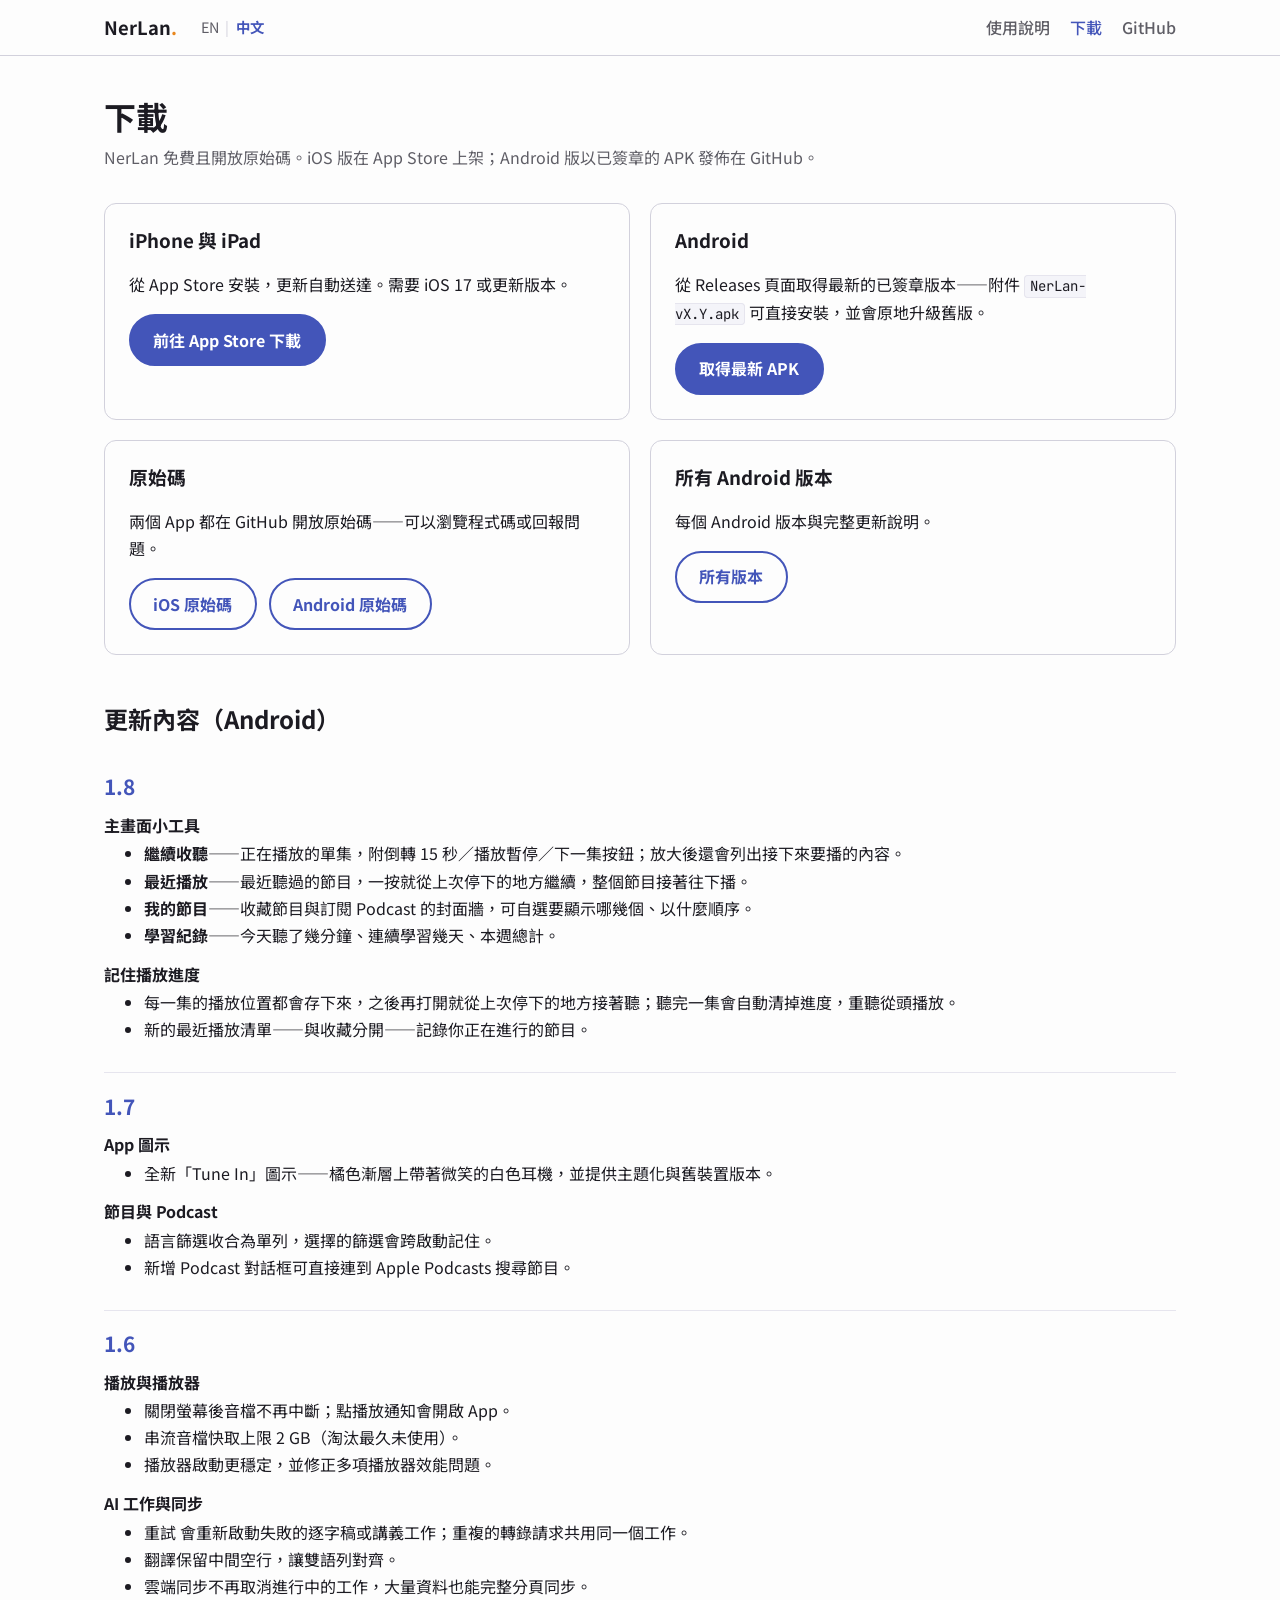
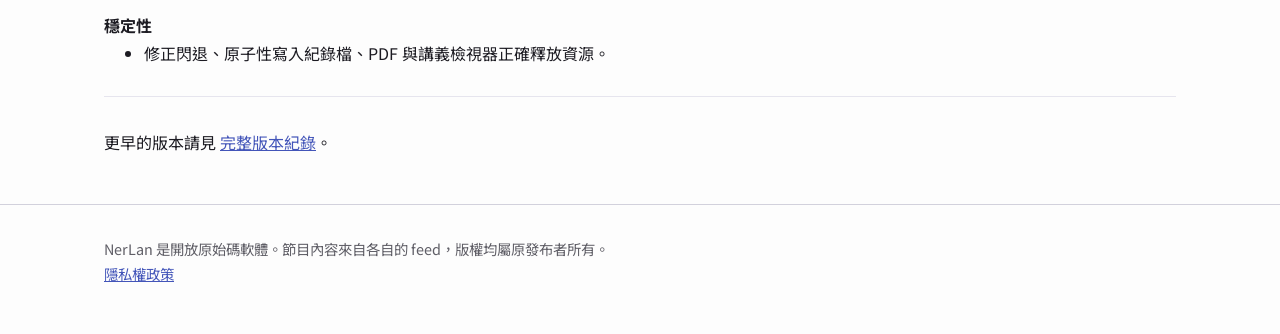
<file: docs/zh-tw/download.html>
<!-- translated-from: ../download.html @ e503b50 -->
<!DOCTYPE html>
<html lang="zh-Hant-TW">
<head>
  <meta charset="utf-8">
  <meta name="viewport" content="width=device-width, initial-scale=1">
  <!-- Google tag (gtag.js) -->
  <script async src="https://www.googletagmanager.com/gtag/js?id=G-XQSZXV7E00"></script>
  <script>
    window.dataLayer = window.dataLayer || [];
    function gtag(){dataLayer.push(arguments);}
    gtag('js', new Date());

    gtag('config', 'G-XQSZXV7E00');
  </script>
  <title>下載 NerLan</title>
  <meta name="description" content="在 App Store 取得 iPhone 與 iPad 版 NerLan，或從 GitHub 下載 Android APK。">
  <link rel="icon" href="../favicon.ico" sizes="any">
  <link rel="icon" href="../favicon.svg" type="image/svg+xml">
  <link rel="apple-touch-icon" href="../apple-touch-icon.png">
  <link rel="stylesheet" href="../style.css">
  <script defer src="../lang-banner.js"></script>
</head>
<body>

<nav class="site-nav">
  <div class="container">
    <a href="index.html" class="site-nav__logo">NerLan<span class="dot">.</span></a>
    <button class="nav-toggle" onclick="document.querySelector('.site-nav__links').classList.toggle('open')" aria-label="切換選單">&#9776;</button>
    <ul class="site-nav__links">
      <li><a href="guide.html">使用說明</a></li>
      <li><a href="download.html" class="active">下載</a></li>
      <li><a href="https://github.com/plateaukao/nerlan">GitHub</a></li>
    </ul>
  </div>
</nav>

<header class="page-header">
  <div class="container">
    <h1>下載</h1>
    <p>NerLan 免費且開放原始碼。iOS 版在 App Store 上架；Android 版以已簽章的 APK 發佈在 GitHub。</p>
  </div>
</header>

<div class="container">
  <div class="download-cards">
    <div class="download-card">
      <h3>iPhone 與 iPad</h3>
      <p>從 App Store 安裝，更新自動送達。需要 iOS 17 或更新版本。</p>
      <a class="btn btn--primary" href="https://apps.apple.com/tw/app/nerlan/id6782030130">前往 App Store 下載</a>
    </div>
    <div class="download-card">
      <h3>Android</h3>
      <p>從 Releases 頁面取得最新的已簽章版本——附件 <code>NerLan-vX.Y.apk</code> 可直接安裝，並會原地升級舊版。</p>
      <a class="btn btn--primary" href="https://github.com/plateaukao/nerlan-android/releases/latest">取得最新 APK</a>
    </div>
    <div class="download-card">
      <h3>原始碼</h3>
      <p>兩個 App 都在 GitHub 開放原始碼——可以瀏覽程式碼或回報問題。</p>
      <a class="btn btn--ghost" href="https://github.com/plateaukao/nerlan">iOS 原始碼</a>
      <a class="btn btn--ghost" href="https://github.com/plateaukao/nerlan-android">Android 原始碼</a>
    </div>
    <div class="download-card">
      <h3>所有 Android 版本</h3>
      <p>每個 Android 版本與完整更新說明。</p>
      <a class="btn btn--ghost" href="https://github.com/plateaukao/nerlan-android/releases">所有版本</a>
    </div>
  </div>

  <h2 id="changelog">更新內容（Android）</h2>

  <div class="changelog-version">
    <h3>1.8</h3>
    <h4>主畫面小工具</h4>
    <ul>
      <li><strong>繼續收聽</strong>——正在播放的單集，附倒轉 15 秒／播放暫停／下一集按鈕；放大後還會列出接下來要播的內容。</li>
      <li><strong>最近播放</strong>——最近聽過的節目，一按就從上次停下的地方繼續，整個節目接著往下播。</li>
      <li><strong>我的節目</strong>——收藏節目與訂閱 Podcast 的封面牆，可自選要顯示哪幾個、以什麼順序。</li>
      <li><strong>學習紀錄</strong>——今天聽了幾分鐘、連續學習幾天、本週總計。</li>
    </ul>
    <h4>記住播放進度</h4>
    <ul>
      <li>每一集的播放位置都會存下來，之後再打開就從上次停下的地方接著聽；聽完一集會自動清掉進度，重聽從頭播放。</li>
      <li>新的最近播放清單——與收藏分開——記錄你正在進行的節目。</li>
    </ul>
  </div>

  <div class="changelog-version">
    <h3>1.7</h3>
    <h4>App 圖示</h4>
    <ul>
      <li>全新「Tune In」圖示——橘色漸層上帶著微笑的白色耳機，並提供主題化與舊裝置版本。</li>
    </ul>
    <h4>節目與 Podcast</h4>
    <ul>
      <li>語言篩選收合為單列，選擇的篩選會跨啟動記住。</li>
      <li>新增 Podcast 對話框可直接連到 Apple Podcasts 搜尋節目。</li>
    </ul>
  </div>

  <div class="changelog-version">
    <h3>1.6</h3>
    <h4>播放與播放器</h4>
    <ul>
      <li>關閉螢幕後音檔不再中斷；點播放通知會開啟 App。</li>
      <li>串流音檔快取上限 2&nbsp;GB（淘汰最久未使用）。</li>
      <li>播放器啟動更穩定，並修正多項播放器效能問題。</li>
    </ul>
    <h4>AI 工作與同步</h4>
    <ul>
      <li>重試 會重新啟動失敗的逐字稿或講義工作；重複的轉錄請求共用同一個工作。</li>
      <li>翻譯保留中間空行，讓雙語列對齊。</li>
      <li>雲端同步不再取消進行中的工作，大量資料也能完整分頁同步。</li>
    </ul>
    <h4>穩定性</h4>
    <ul>
      <li>修正閃退、原子性寫入紀錄檔、PDF 與講義檢視器正確釋放資源。</li>
    </ul>
  </div>

  <p style="margin: 2rem 0 3rem;">更早的版本請見 <a href="https://github.com/plateaukao/nerlan-android/releases">完整版本紀錄</a>。</p>
</div>

<footer class="site-footer">
  <div class="container">
    NerLan 是開放原始碼軟體。節目內容來自各自的 feed，版權均屬原發布者所有。
    <br><a href="privacy.html">隱私權政策</a>
  </div>
</footer>

</body>
</html>
</file>
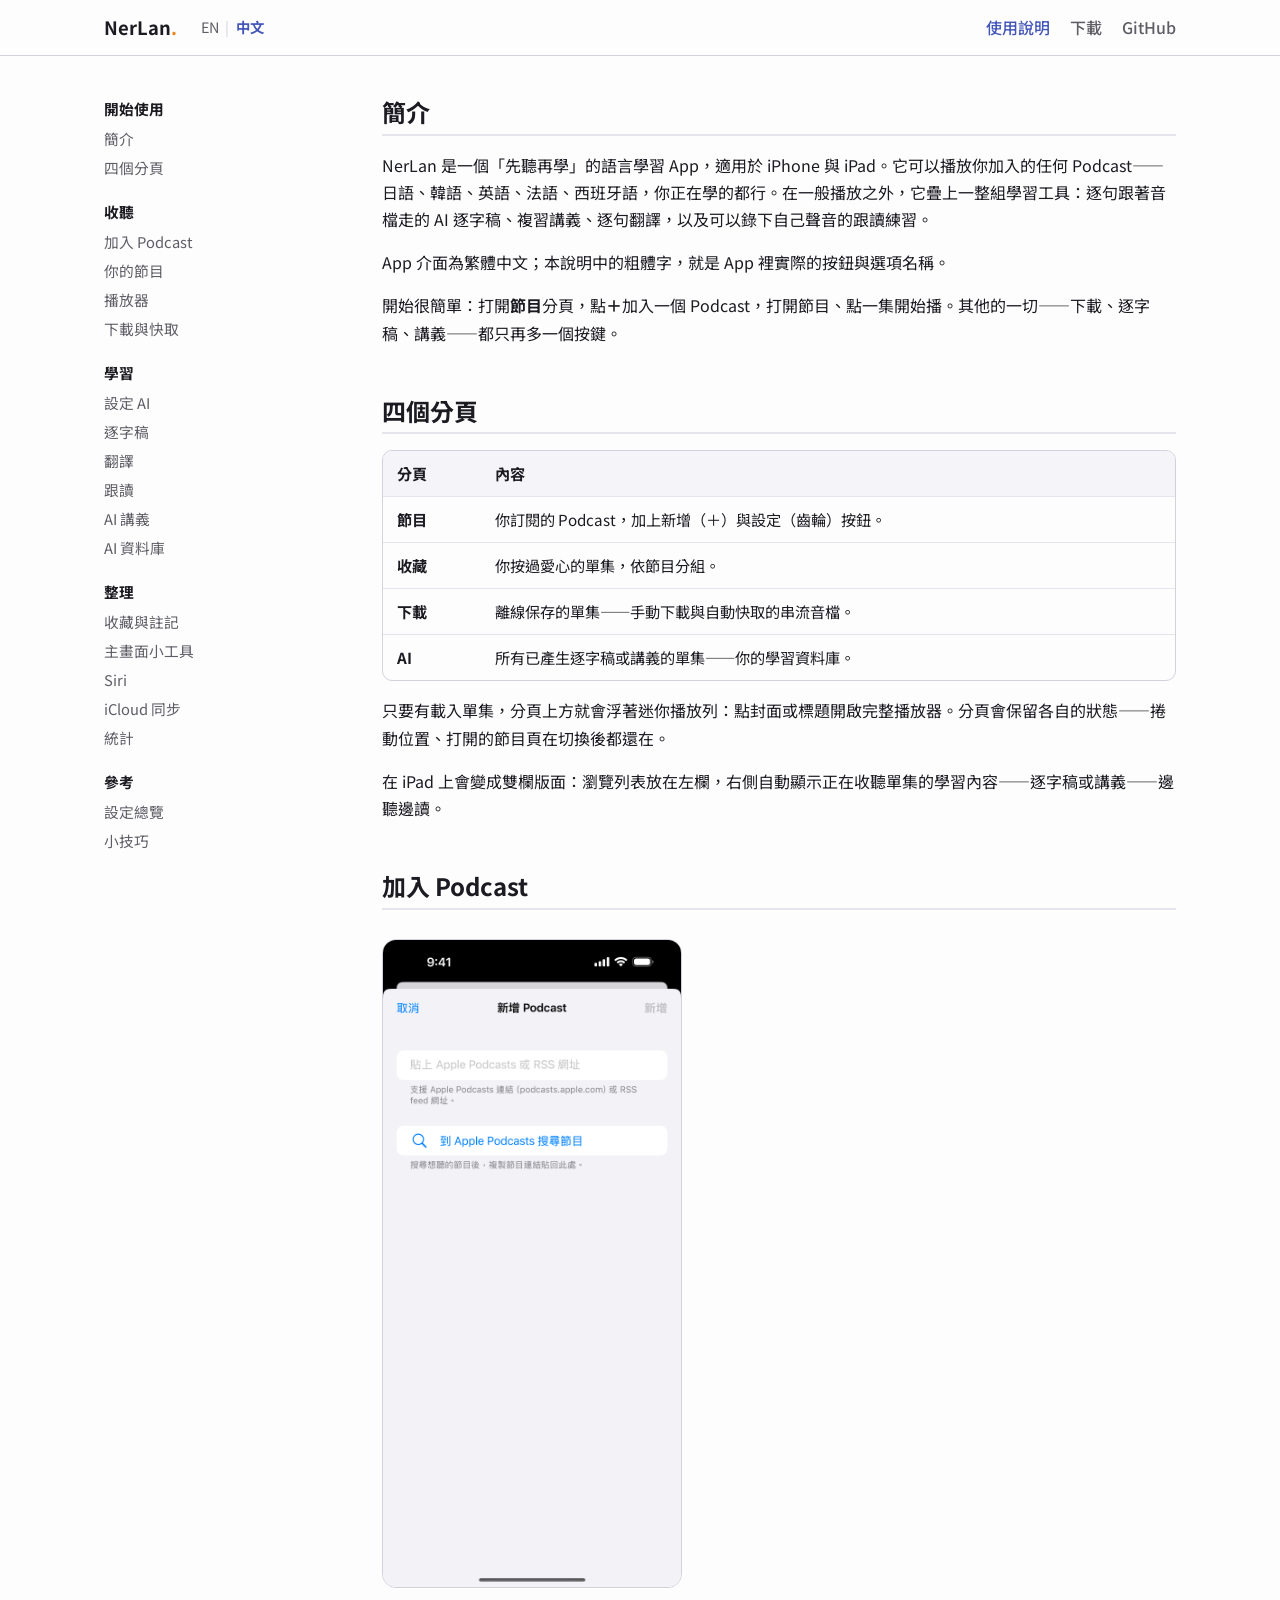
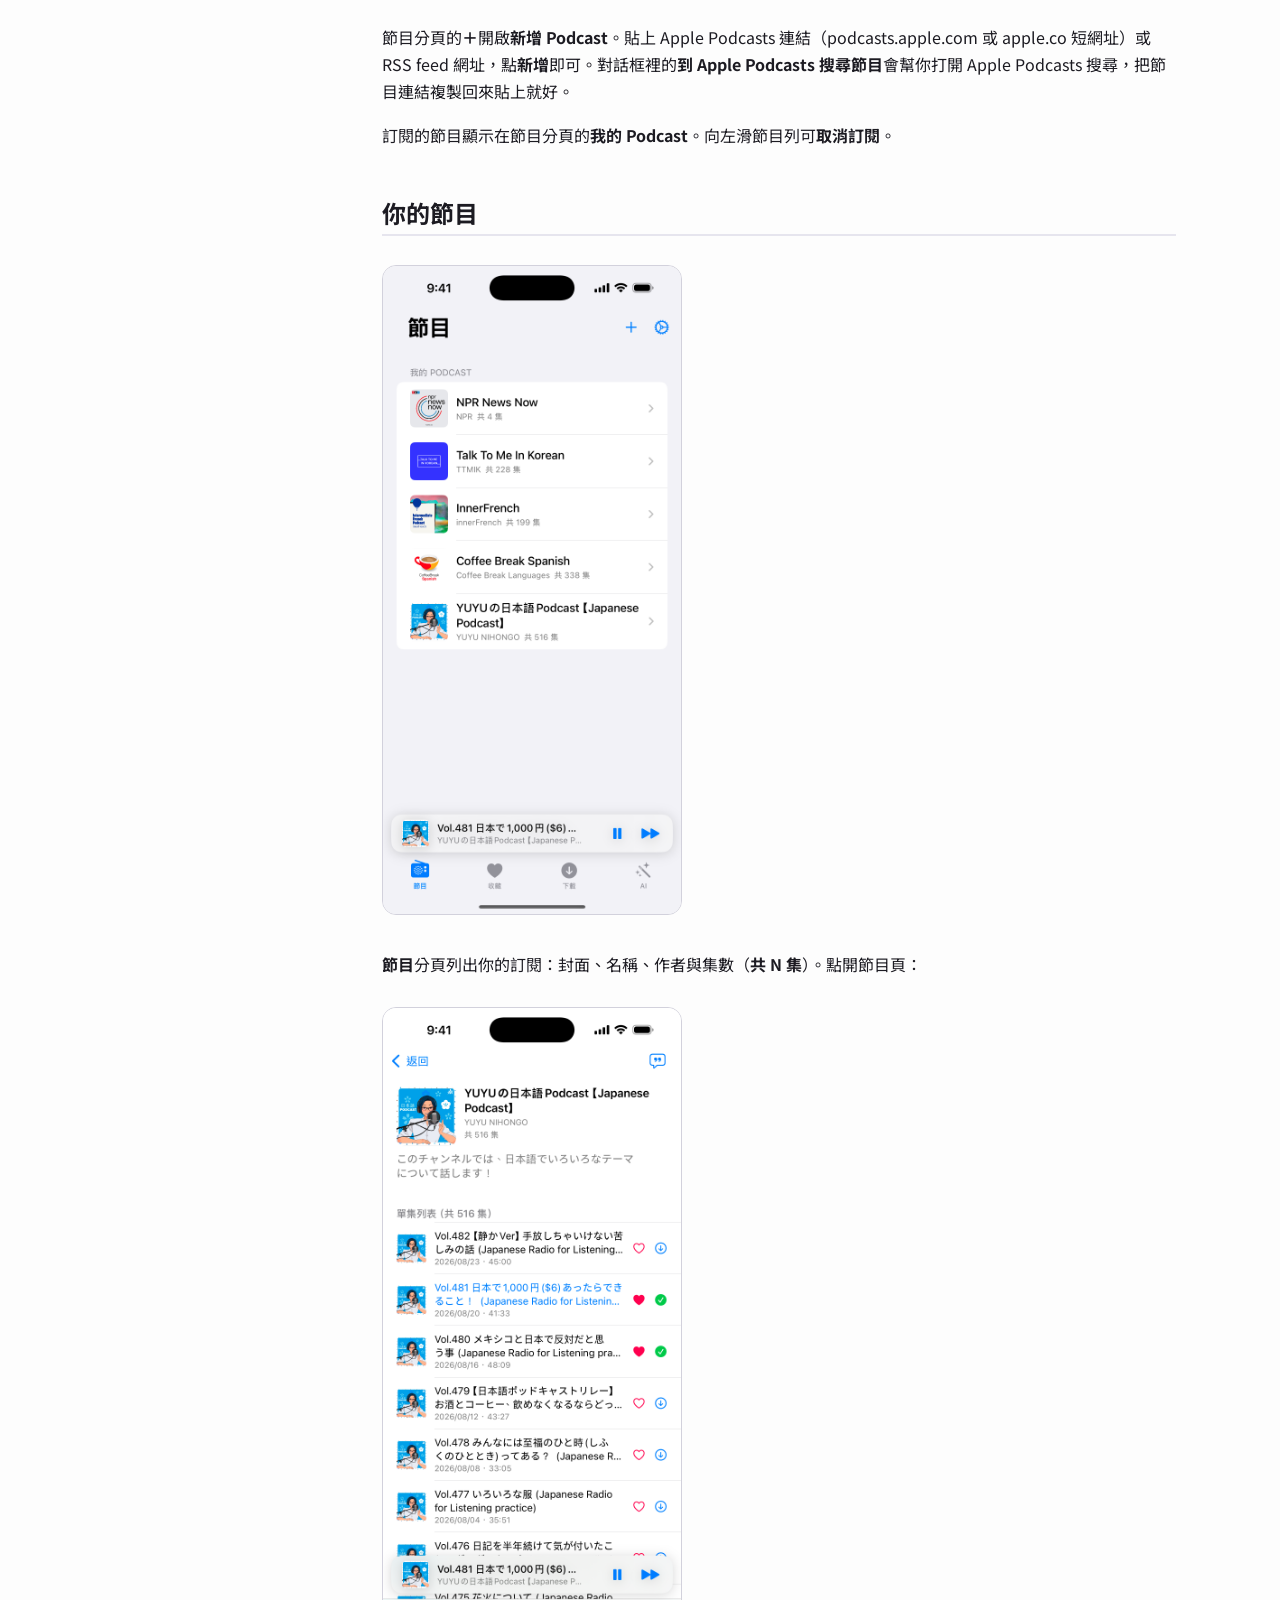
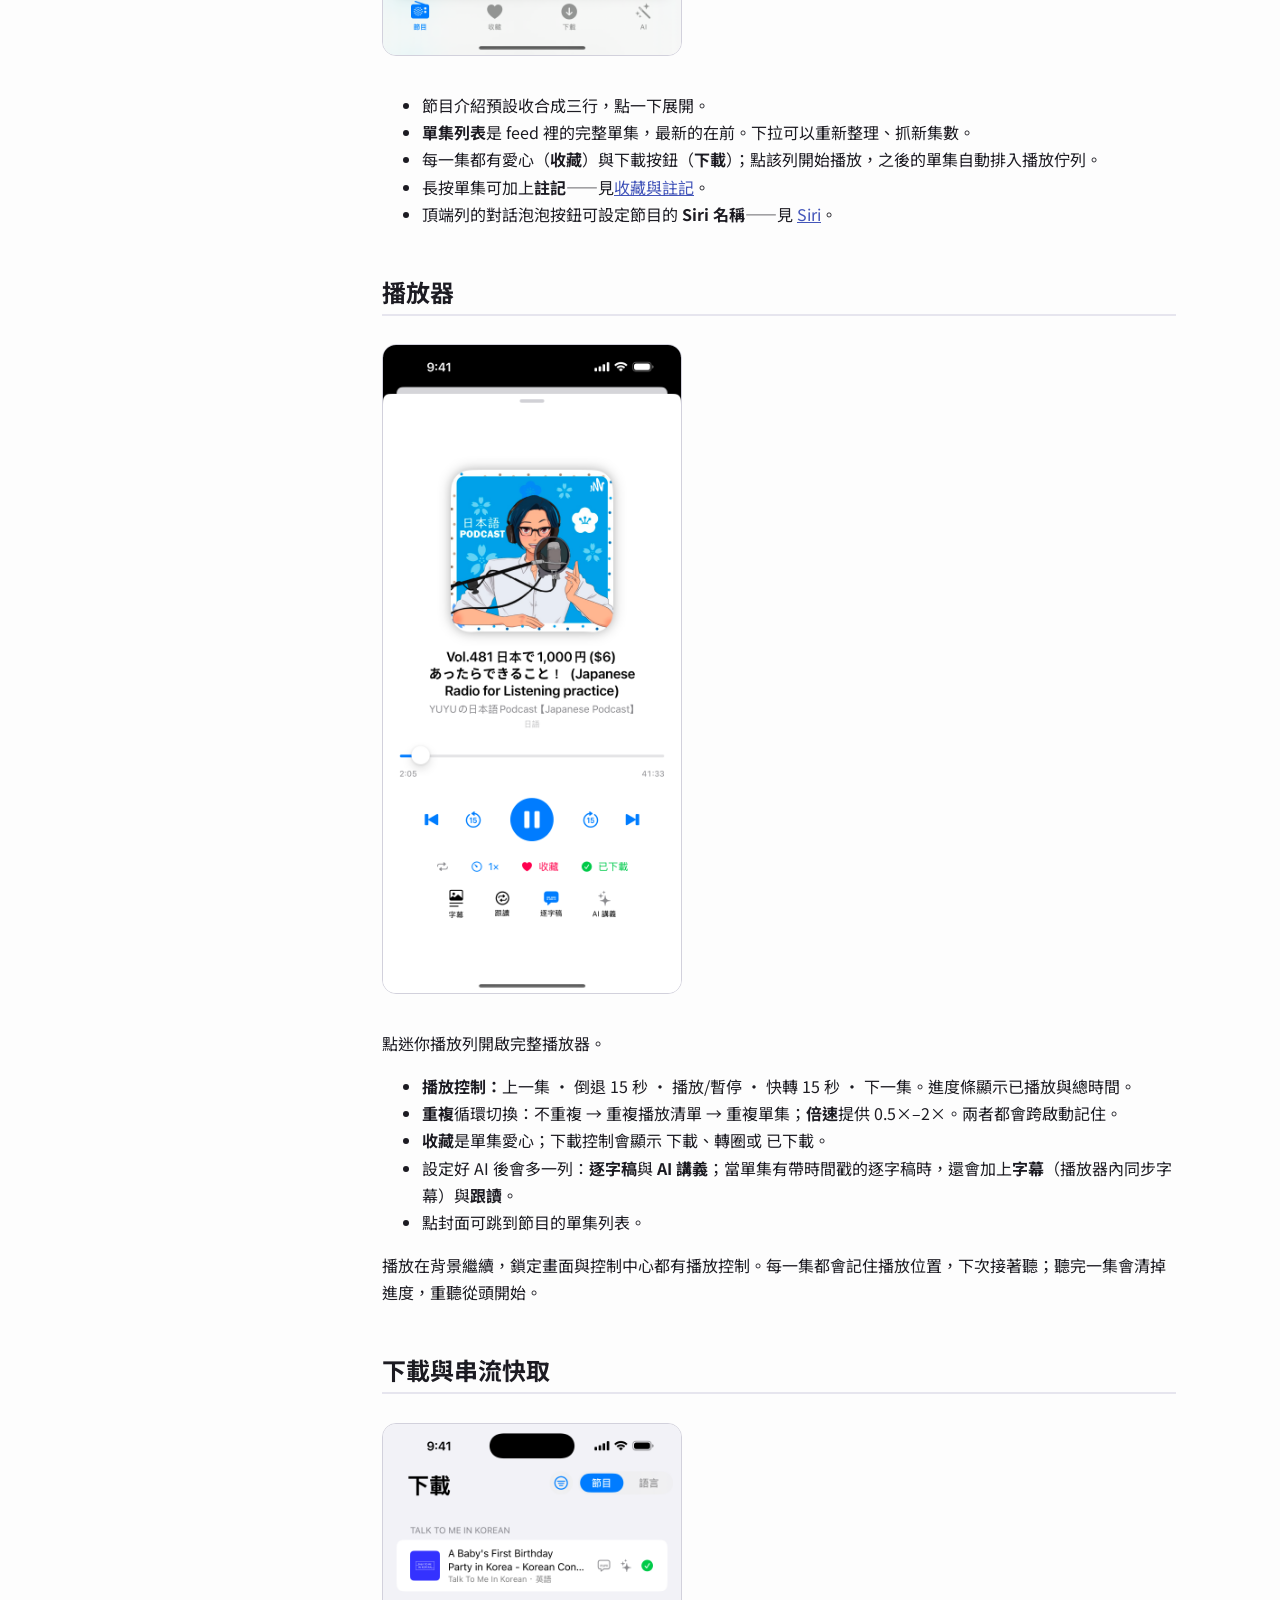
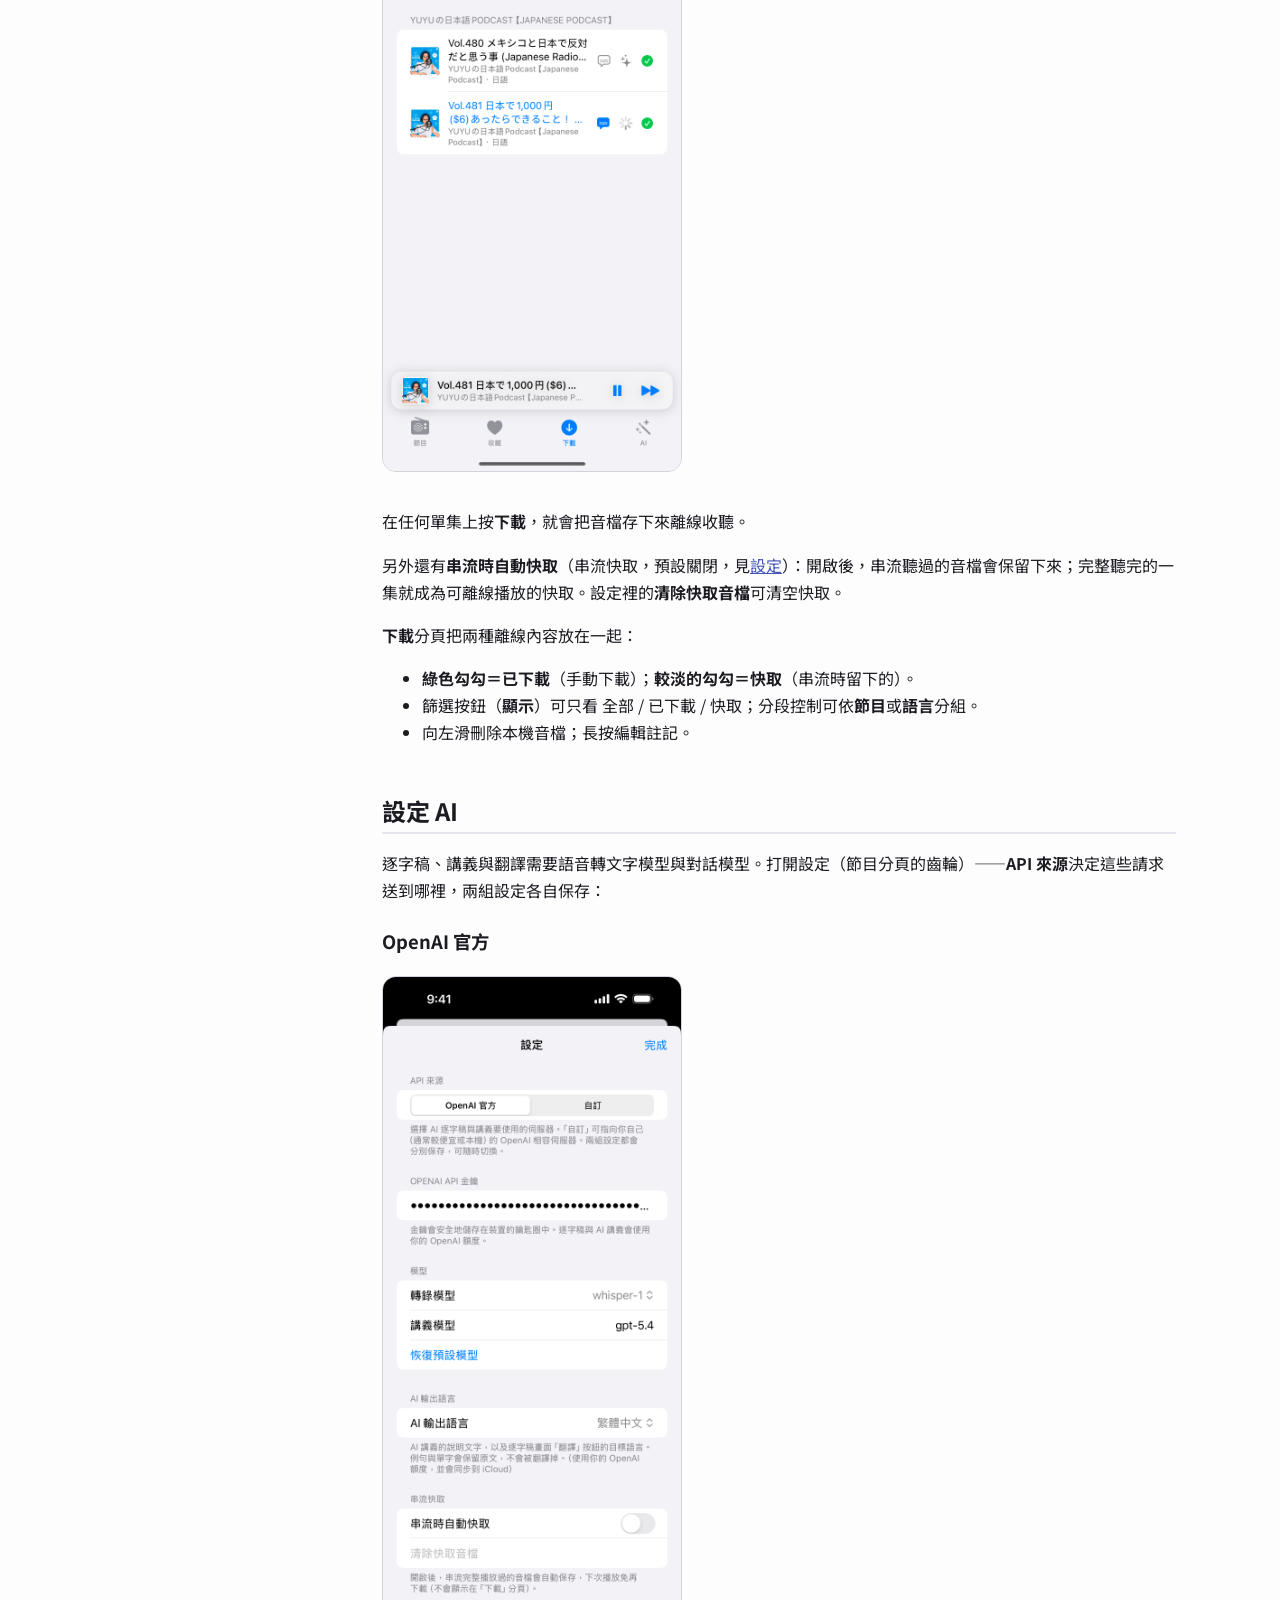
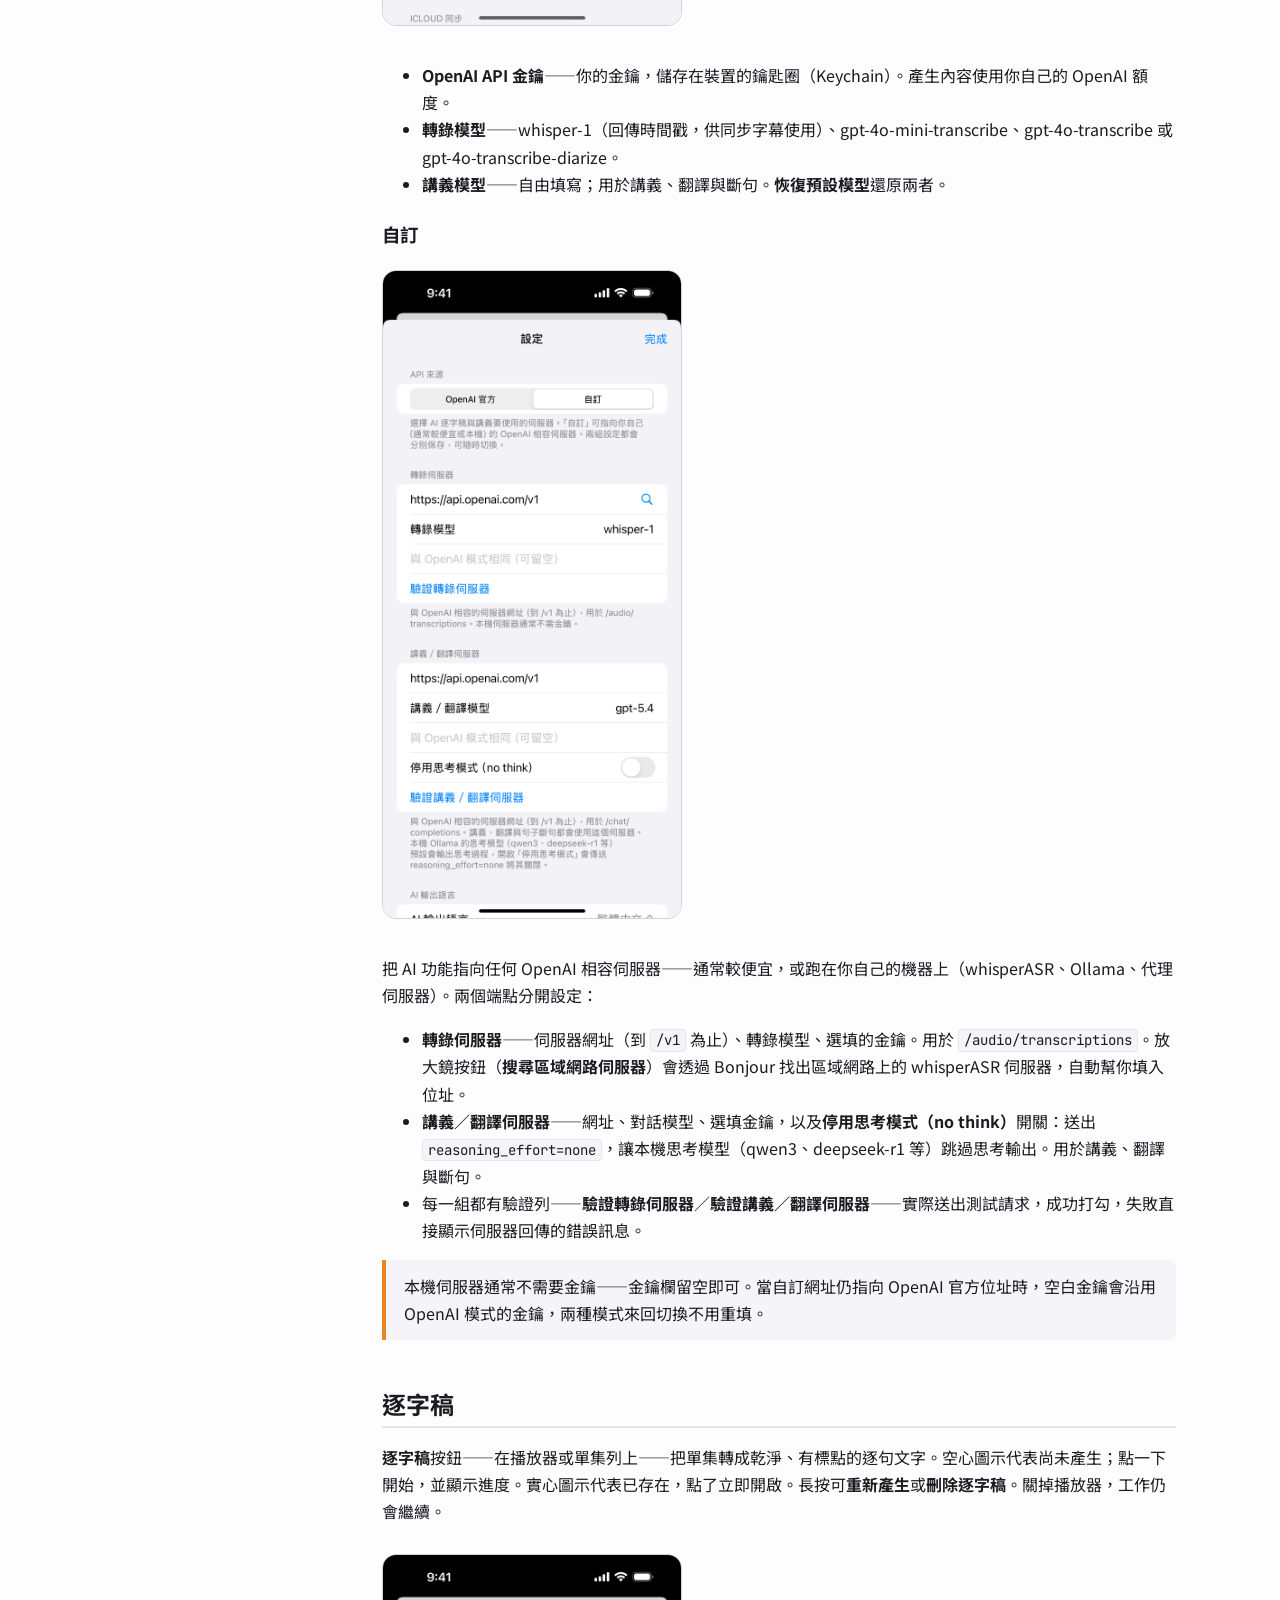
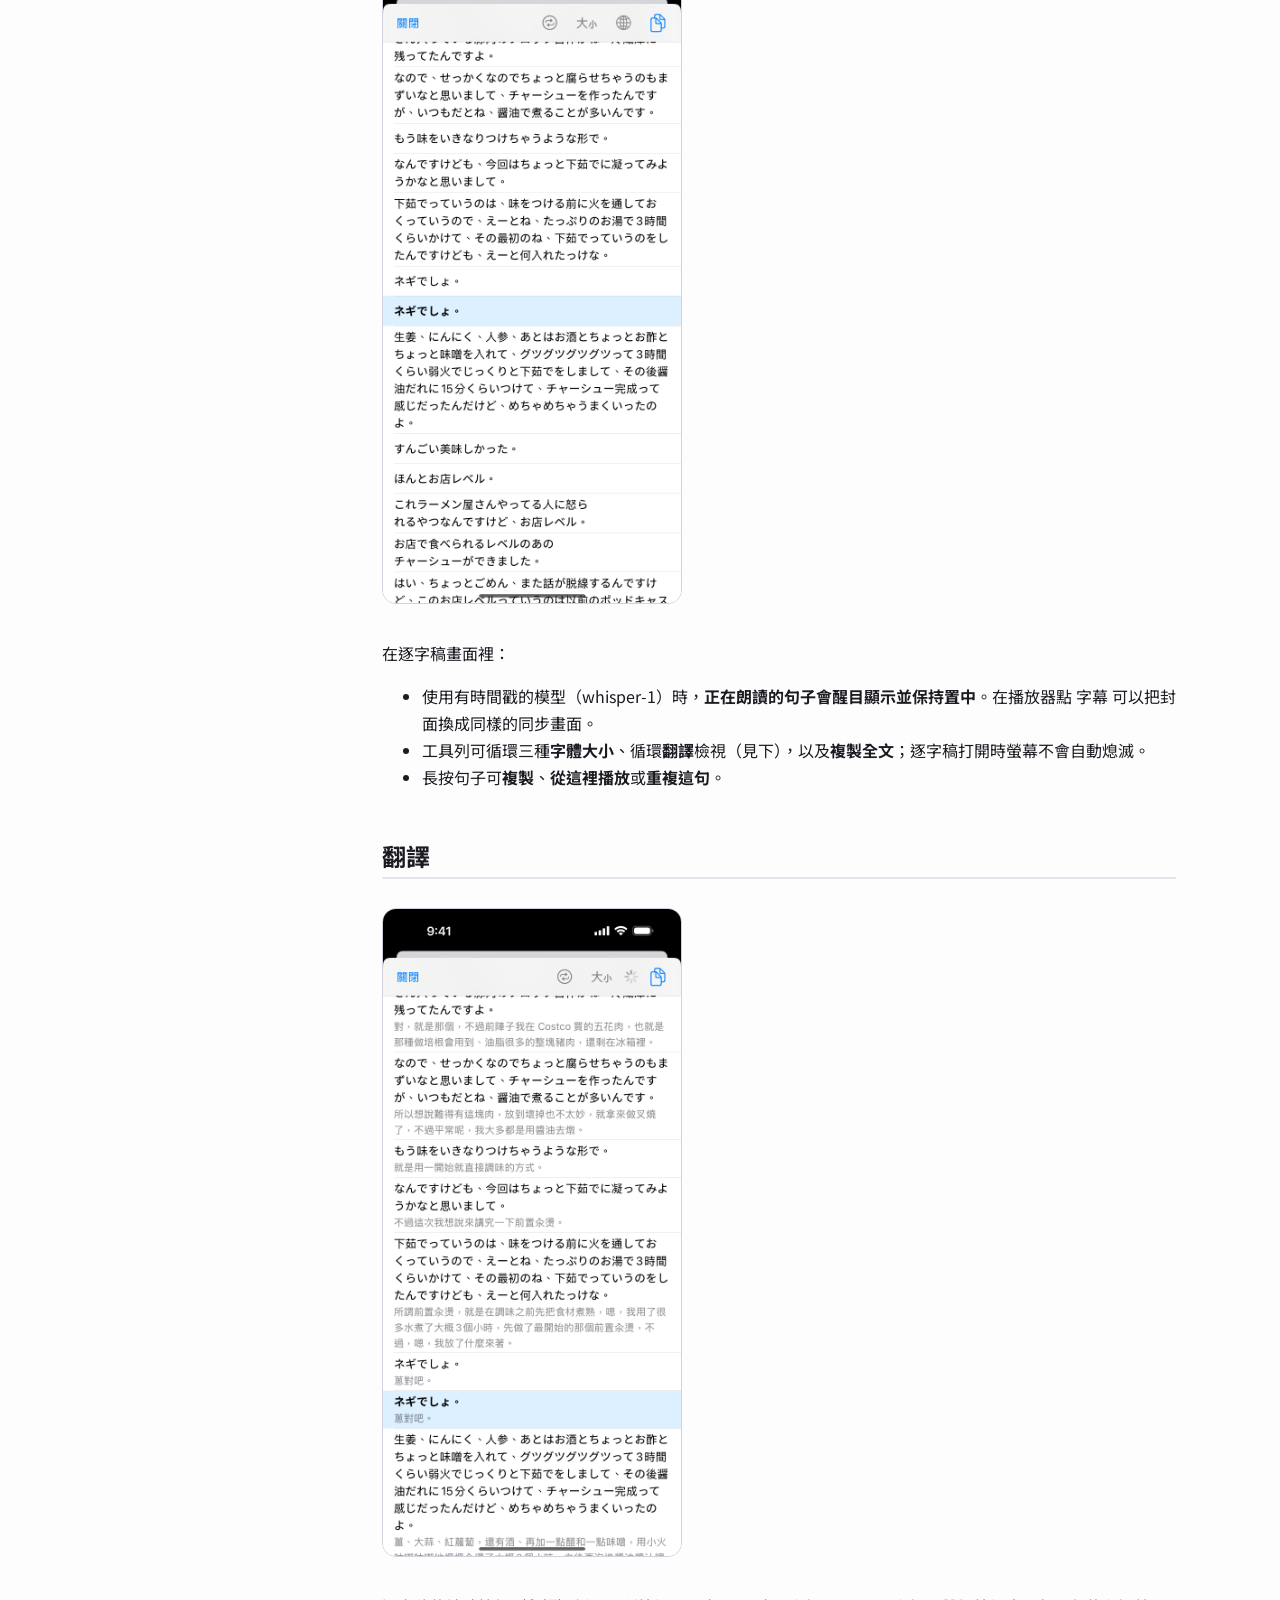
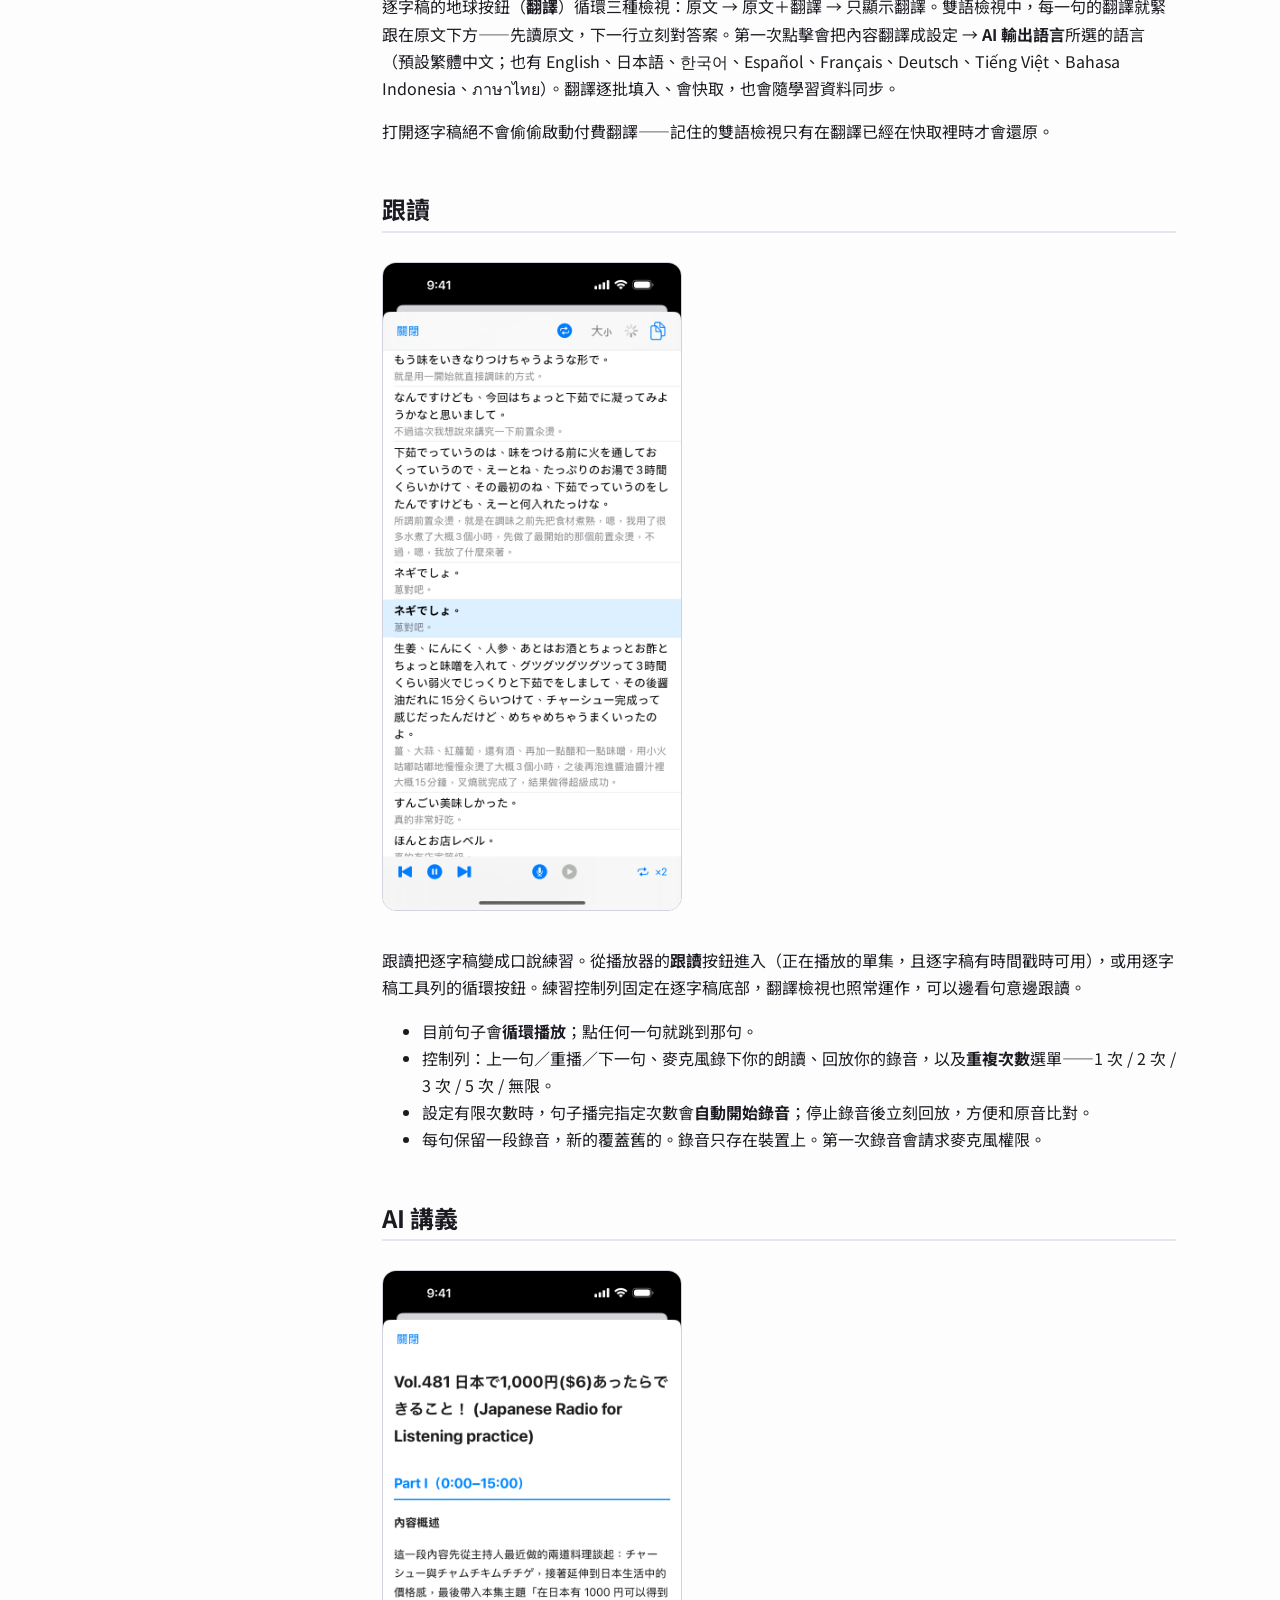
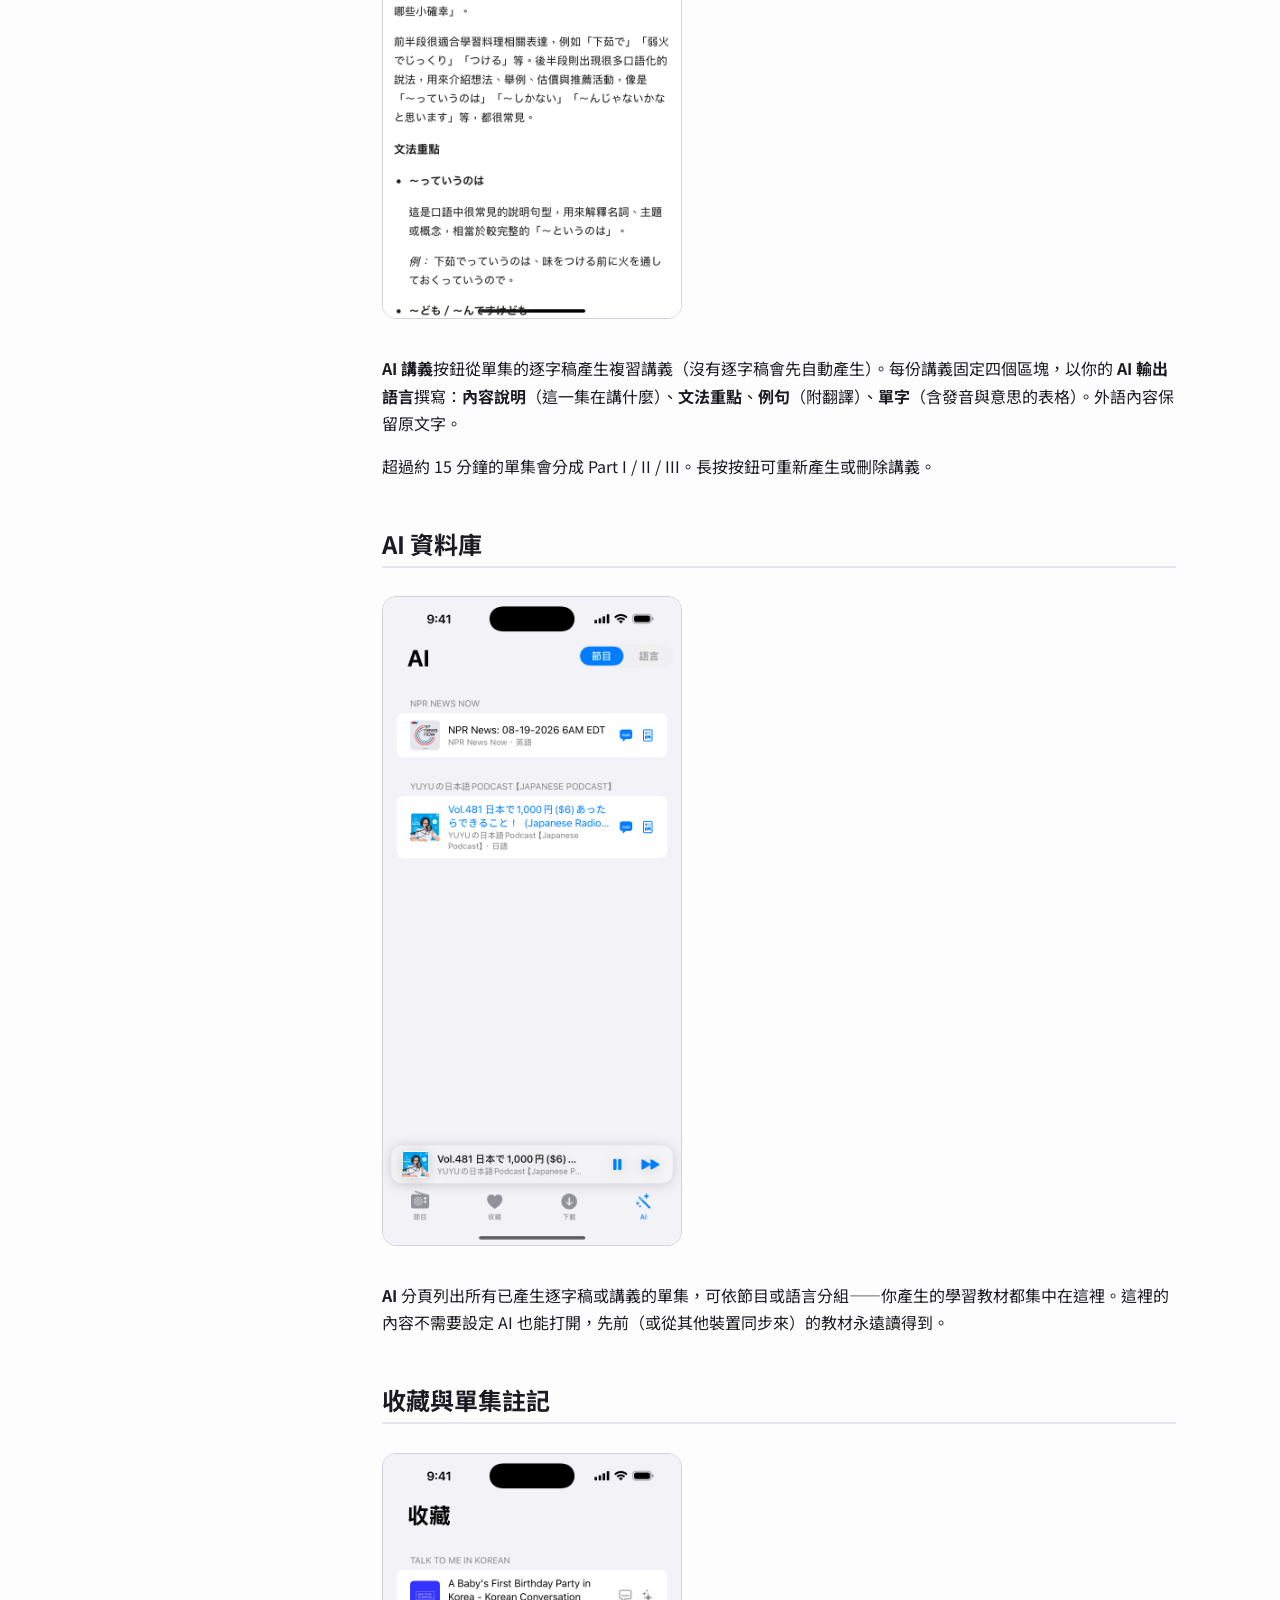
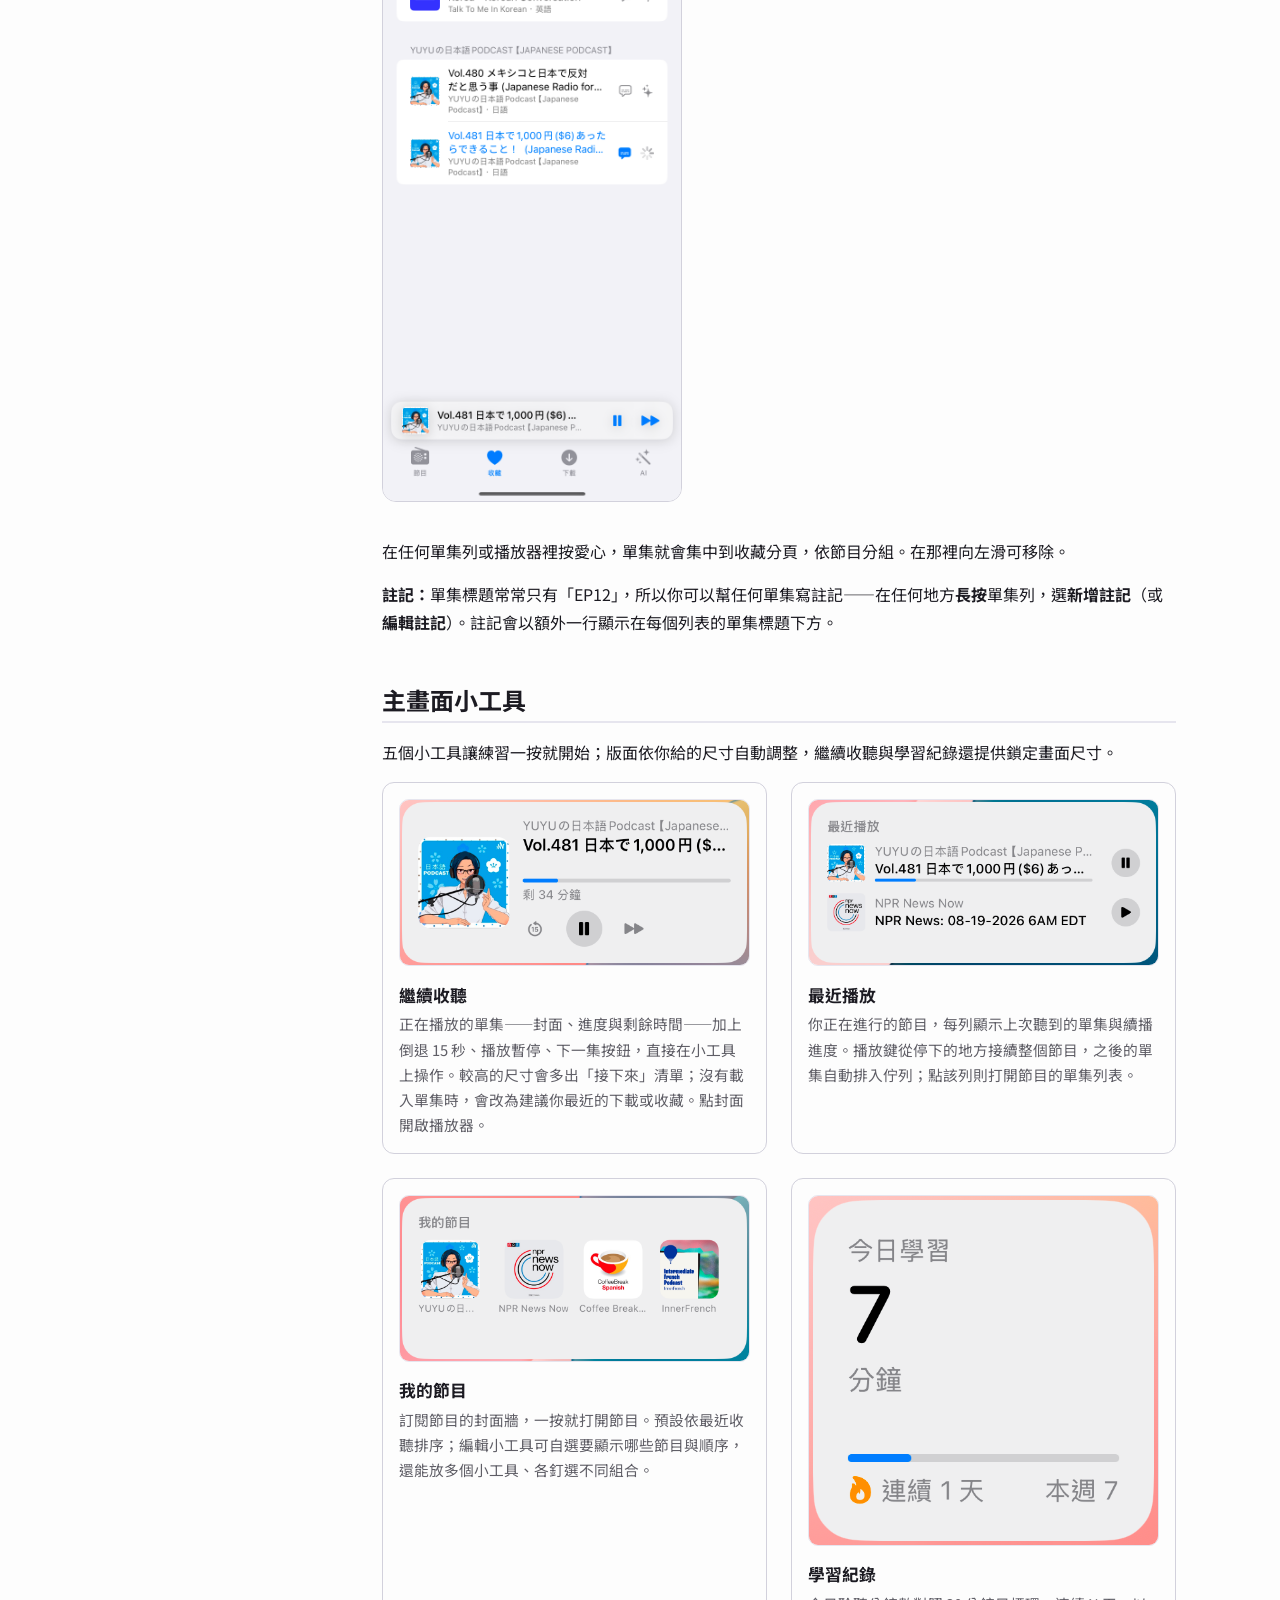
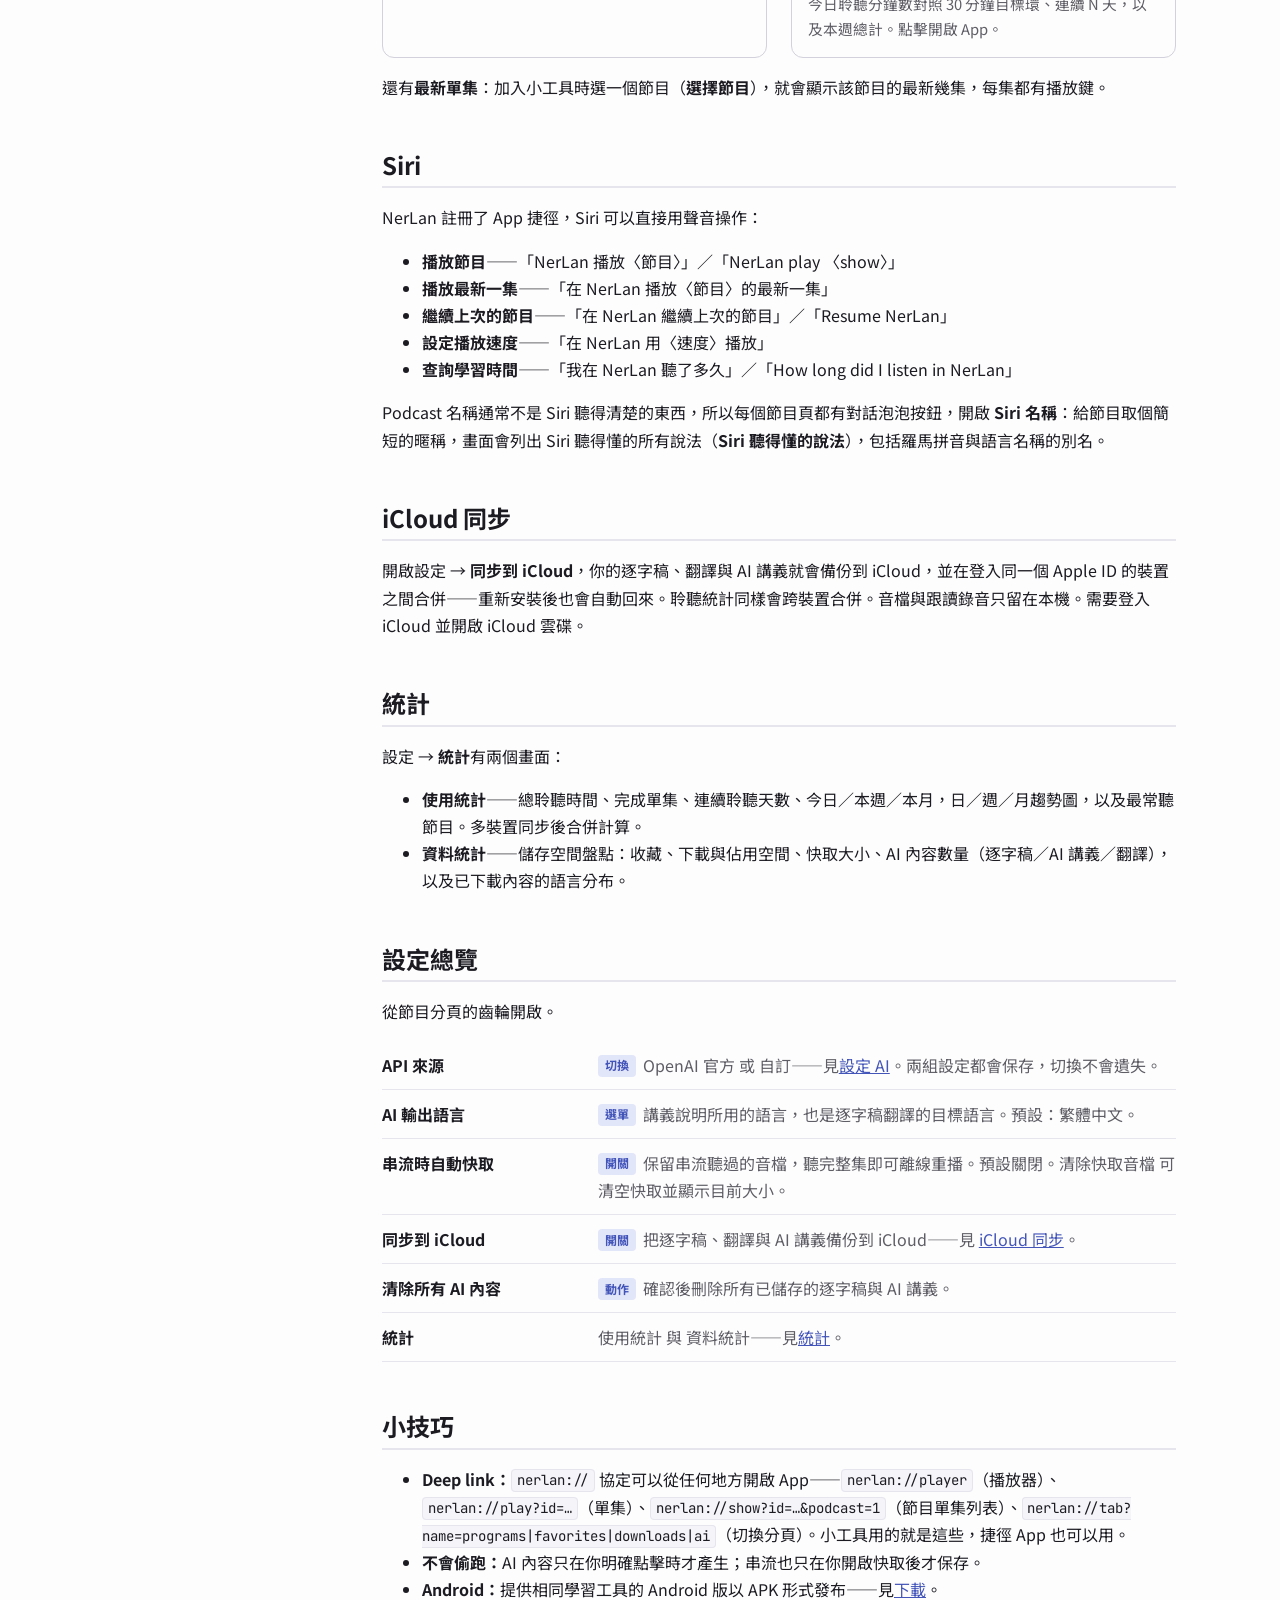
<file: docs/zh-tw/guide.html>
<!-- translated-from: ../guide.html @ e503b50 -->
<!DOCTYPE html>
<html lang="zh-Hant-TW">
<head>
  <meta charset="utf-8">
  <meta name="viewport" content="width=device-width, initial-scale=1">
  <!-- Google tag (gtag.js) -->
  <script async src="https://www.googletagmanager.com/gtag/js?id=G-XQSZXV7E00"></script>
  <script>
    window.dataLayer = window.dataLayer || [];
    function gtag(){dataLayer.push(arguments);}
    gtag('js', new Date());

    gtag('config', 'G-XQSZXV7E00');
  </script>
  <title>NerLan 使用說明</title>
  <meta name="description" content="NerLan 的完整說明：加入 Podcast、播放器、AI 逐字稿與講義、翻譯、跟讀、下載、小工具、Siri、iCloud 同步與設定。">
  <link rel="icon" href="../favicon.ico" sizes="any">
  <link rel="icon" href="../favicon.svg" type="image/svg+xml">
  <link rel="apple-touch-icon" href="../apple-touch-icon.png">
  <link rel="stylesheet" href="../style.css">
  <script defer src="../lang-banner.js"></script>
</head>
<body>

<nav class="site-nav">
  <div class="container">
    <a href="index.html" class="site-nav__logo">NerLan<span class="dot">.</span></a>
    <button class="nav-toggle" onclick="document.querySelector('.site-nav__links').classList.toggle('open')" aria-label="切換選單">&#9776;</button>
    <ul class="site-nav__links">
      <li><a href="guide.html" class="active">使用說明</a></li>
      <li><a href="download.html">下載</a></li>
      <li><a href="https://github.com/plateaukao/nerlan">GitHub</a></li>
    </ul>
  </div>
</nav>

<div class="container guide-layout">

<aside class="guide-sidebar">
  <div class="toc-section">開始使用</div>
  <ul>
    <li><a href="#overview">簡介</a></li>
    <li><a href="#interface">四個分頁</a></li>
  </ul>
  <div class="toc-section">收聽</div>
  <ul>
    <li><a href="#podcasts">加入 Podcast</a></li>
    <li><a href="#programs">你的節目</a></li>
    <li><a href="#player">播放器</a></li>
    <li><a href="#downloads">下載與快取</a></li>
  </ul>
  <div class="toc-section">學習</div>
  <ul>
    <li><a href="#ai-setup">設定 AI</a></li>
    <li><a href="#transcripts">逐字稿</a></li>
    <li><a href="#translation">翻譯</a></li>
    <li><a href="#shadowing">跟讀</a></li>
    <li><a href="#handouts">AI 講義</a></li>
    <li><a href="#ai-tab">AI 資料庫</a></li>
  </ul>
  <div class="toc-section">整理</div>
  <ul>
    <li><a href="#favorites-notes">收藏與註記</a></li>
    <li><a href="#widgets">主畫面小工具</a></li>
    <li><a href="#siri">Siri</a></li>
    <li><a href="#sync">iCloud 同步</a></li>
    <li><a href="#stats">統計</a></li>
  </ul>
  <div class="toc-section">參考</div>
  <ul>
    <li><a href="#settings">設定總覽</a></li>
    <li><a href="#tips">小技巧</a></li>
  </ul>
</aside>

<main class="guide-main">

<section id="overview">
  <h2>簡介</h2>
  <p>NerLan 是一個「先聽再學」的語言學習 App，適用於 iPhone 與 iPad。它可以播放你加入的任何 Podcast——日語、韓語、英語、法語、西班牙語，你正在學的都行。在一般播放之外，它疊上一整組學習工具：逐句跟著音檔走的 AI 逐字稿、複習講義、逐句翻譯，以及可以錄下自己聲音的跟讀練習。</p>
  <p>App 介面為繁體中文；本說明中的粗體字，就是 App 裡實際的按鈕與選項名稱。</p>
  <p>開始很簡單：打開<strong>節目</strong>分頁，點<strong>＋</strong>加入一個 Podcast，打開節目、點一集開始播。其他的一切——下載、逐字稿、講義——都只再多一個按鍵。</p>
</section>

<section id="interface">
  <h2>四個分頁</h2>
  <div class="table-wrap"><table>
    <tr><th>分頁</th><th>內容</th></tr>
    <tr><td><strong>節目</strong></td><td>你訂閱的 Podcast，加上新增（＋）與設定（齒輪）按鈕。</td></tr>
    <tr><td><strong>收藏</strong></td><td>你按過愛心的單集，依節目分組。</td></tr>
    <tr><td><strong>下載</strong></td><td>離線保存的單集——手動下載與自動快取的串流音檔。</td></tr>
    <tr><td><strong>AI</strong></td><td>所有已產生逐字稿或講義的單集——你的學習資料庫。</td></tr>
  </table></div>
  <p>只要有載入單集，分頁上方就會浮著迷你播放列：點封面或標題開啟完整播放器。分頁會保留各自的狀態——捲動位置、打開的節目頁在切換後都還在。</p>
  <p>在 iPad 上會變成雙欄版面：瀏覽列表放在左欄，右側自動顯示正在收聽單集的學習內容——逐字稿或講義——邊聽邊讀。</p>
</section>

<section id="podcasts">
  <h2>加入 Podcast</h2>
  <img class="device-img" src="../images/podcast.png" alt="新增 Podcast 對話框，可貼上 Apple Podcasts 或 RSS 連結">
  <p>節目分頁的<strong>＋</strong>開啟<strong>新增 Podcast</strong>。貼上 Apple Podcasts 連結（podcasts.apple.com 或 apple.co 短網址）或 RSS feed 網址，點<strong>新增</strong>即可。對話框裡的<strong>到 Apple Podcasts 搜尋節目</strong>會幫你打開 Apple Podcasts 搜尋，把節目連結複製回來貼上就好。</p>
  <p>訂閱的節目顯示在節目分頁的<strong>我的 Podcast</strong>。向左滑節目列可<strong>取消訂閱</strong>。</p>
</section>

<section id="programs">
  <h2>你的節目</h2>
  <img class="device-img" src="../images/programs.png" alt="節目分頁列出五個訂閱的 Podcast">
  <p><strong>節目</strong>分頁列出你的訂閱：封面、名稱、作者與集數（<strong>共 N 集</strong>）。點開節目頁：</p>
  <img class="device-img" src="../images/program-detail.png" alt="節目頁與單集列表">
  <ul>
    <li>節目介紹預設收合成三行，點一下展開。</li>
    <li><strong>單集列表</strong>是 feed 裡的完整單集，最新的在前。下拉可以重新整理、抓新集數。</li>
    <li>每一集都有愛心（<strong>收藏</strong>）與下載按鈕（<strong>下載</strong>）；點該列開始播放，之後的單集自動排入播放佇列。</li>
    <li>長按單集可加上<strong>註記</strong>——見<a href="#favorites-notes">收藏與註記</a>。</li>
    <li>頂端列的對話泡泡按鈕可設定節目的 <strong>Siri 名稱</strong>——見 <a href="#siri">Siri</a>。</li>
  </ul>
</section>

<section id="player">
  <h2>播放器</h2>
  <img class="device-img" src="../images/player.png" alt="完整播放器">
  <p>點迷你播放列開啟完整播放器。</p>
  <ul>
    <li><strong>播放控制：</strong>上一集 · 倒退 15 秒 · 播放/暫停 · 快轉 15 秒 · 下一集。進度條顯示已播放與總時間。</li>
    <li><strong>重複</strong>循環切換：不重複 → 重複播放清單 → 重複單集；<strong>倍速</strong>提供 0.5×–2×。兩者都會跨啟動記住。</li>
    <li><strong>收藏</strong>是單集愛心；下載控制會顯示 下載、轉圈或 已下載。</li>
    <li>設定好 AI 後會多一列：<strong>逐字稿</strong>與 <strong>AI 講義</strong>；當單集有帶時間戳的逐字稿時，還會加上<strong>字幕</strong>（播放器內同步字幕）與<strong>跟讀</strong>。</li>
    <li>點封面可跳到節目的單集列表。</li>
  </ul>
  <p>播放在背景繼續，鎖定畫面與控制中心都有播放控制。每一集都會記住播放位置，下次接著聽；聽完一集會清掉進度，重聽從頭開始。</p>
</section>

<section id="downloads">
  <h2>下載與串流快取</h2>
  <img class="device-img" src="../images/downloads.png" alt="下載分頁">
  <p>在任何單集上按<strong>下載</strong>，就會把音檔存下來離線收聽。</p>
  <p>另外還有<strong>串流時自動快取</strong>（串流快取，預設關閉，見<a href="#settings">設定</a>）：開啟後，串流聽過的音檔會保留下來；完整聽完的一集就成為可離線播放的快取。設定裡的<strong>清除快取音檔</strong>可清空快取。</p>
  <p><strong>下載</strong>分頁把兩種離線內容放在一起：</p>
  <ul>
    <li><strong>綠色勾勾＝已下載</strong>（手動下載）；<strong>較淡的勾勾＝快取</strong>（串流時留下的）。</li>
    <li>篩選按鈕（<strong>顯示</strong>）可只看 全部 / 已下載 / 快取；分段控制可依<strong>節目</strong>或<strong>語言</strong>分組。</li>
    <li>向左滑刪除本機音檔；長按編輯註記。</li>
  </ul>
</section>

<section id="ai-setup">
  <h2>設定 AI</h2>
  <p>逐字稿、講義與翻譯需要語音轉文字模型與對話模型。打開設定（節目分頁的齒輪）——<strong>API 來源</strong>決定這些請求送到哪裡，兩組設定各自保存：</p>
  <h3>OpenAI 官方</h3>
  <img class="device-img" src="../images/settings.png" alt="OpenAI 官方模式的設定畫面">
  <ul>
    <li><strong>OpenAI API 金鑰</strong>——你的金鑰，儲存在裝置的鑰匙圈（Keychain）。產生內容使用你自己的 OpenAI 額度。</li>
    <li><strong>轉錄模型</strong>——whisper-1（回傳時間戳，供同步字幕使用）、gpt-4o-mini-transcribe、gpt-4o-transcribe 或 gpt-4o-transcribe-diarize。</li>
    <li><strong>講義模型</strong>——自由填寫；用於講義、翻譯與斷句。<strong>恢復預設模型</strong>還原兩者。</li>
  </ul>
  <h3>自訂</h3>
  <img class="device-img" src="../images/settings-custom.png" alt="自訂 AI 伺服器設定">
  <p>把 AI 功能指向任何 OpenAI 相容伺服器——通常較便宜，或跑在你自己的機器上（whisperASR、Ollama、代理伺服器）。兩個端點分開設定：</p>
  <ul>
    <li><strong>轉錄伺服器</strong>——伺服器網址（到 <code>/v1</code> 為止）、轉錄模型、選填的金鑰。用於 <code>/audio/transcriptions</code>。放大鏡按鈕（<strong>搜尋區域網路伺服器</strong>）會透過 Bonjour 找出區域網路上的 whisperASR 伺服器，自動幫你填入位址。</li>
    <li><strong>講義／翻譯伺服器</strong>——網址、對話模型、選填金鑰，以及<strong>停用思考模式（no think）</strong>開關：送出 <code>reasoning_effort=none</code>，讓本機思考模型（qwen3、deepseek-r1 等）跳過思考輸出。用於講義、翻譯與斷句。</li>
    <li>每一組都有驗證列——<strong>驗證轉錄伺服器</strong>／<strong>驗證講義／翻譯伺服器</strong>——實際送出測試請求，成功打勾，失敗直接顯示伺服器回傳的錯誤訊息。</li>
  </ul>
  <div class="note">本機伺服器通常不需要金鑰——金鑰欄留空即可。當自訂網址仍指向 OpenAI 官方位址時，空白金鑰會沿用 OpenAI 模式的金鑰，兩種模式來回切換不用重填。</div>
</section>

<section id="transcripts">
  <h2>逐字稿</h2>
  <p><strong>逐字稿</strong>按鈕——在播放器或單集列上——把單集轉成乾淨、有標點的逐句文字。空心圖示代表尚未產生；點一下開始，並顯示進度。實心圖示代表已存在，點了立即開啟。長按可<strong>重新產生</strong>或<strong>刪除逐字稿</strong>。關掉播放器，工作仍會繼續。</p>
  <img class="device-img" src="../images/transcript.png" alt="逐字稿，朗讀中的句子醒目顯示並置中">
  <p>在逐字稿畫面裡：</p>
  <ul>
    <li>使用有時間戳的模型（whisper-1）時，<strong>正在朗讀的句子會醒目顯示並保持置中</strong>。在播放器點 字幕 可以把封面換成同樣的同步畫面。</li>
    <li>工具列可循環三種<strong>字體大小</strong>、循環<strong>翻譯</strong>檢視（見下），以及<strong>複製全文</strong>；逐字稿打開時螢幕不會自動熄滅。</li>
    <li>長按句子可<strong>複製</strong>、<strong>從這裡播放</strong>或<strong>重複這句</strong>。</li>
  </ul>
</section>

<section id="translation">
  <h2>翻譯</h2>
  <img class="device-img" src="../images/translation.png" alt="雙語逐字稿：每句下方附翻譯">
  <p>逐字稿的地球按鈕（<strong>翻譯</strong>）循環三種檢視：原文 → 原文＋翻譯 → 只顯示翻譯。雙語檢視中，每一句的翻譯就緊跟在原文下方——先讀原文，下一行立刻對答案。第一次點擊會把內容翻譯成設定 → <strong>AI 輸出語言</strong>所選的語言（預設繁體中文；也有 English、日本語、한국어、Español、Français、Deutsch、Tiếng Việt、Bahasa Indonesia、ภาษาไทย）。翻譯逐批填入、會快取，也會隨學習資料同步。</p>
  <p>打開逐字稿絕不會偷偷啟動付費翻譯——記住的雙語檢視只有在翻譯已經在快取裡時才會還原。</p>
</section>

<section id="shadowing">
  <h2>跟讀</h2>
  <img class="device-img" src="../images/shadowing.png" alt="跟讀模式：循環中的句子醒目顯示，底部是練習控制列">
  <p>跟讀把逐字稿變成口說練習。從播放器的<strong>跟讀</strong>按鈕進入（正在播放的單集，且逐字稿有時間戳時可用），或用逐字稿工具列的循環按鈕。練習控制列固定在逐字稿底部，翻譯檢視也照常運作，可以邊看句意邊跟讀。</p>
  <ul>
    <li>目前句子會<strong>循環播放</strong>；點任何一句就跳到那句。</li>
    <li>控制列：上一句／重播／下一句、麥克風錄下你的朗讀、回放你的錄音，以及<strong>重複次數</strong>選單——1 次 / 2 次 / 3 次 / 5 次 / 無限。</li>
    <li>設定有限次數時，句子播完指定次數會<strong>自動開始錄音</strong>；停止錄音後立刻回放，方便和原音比對。</li>
    <li>每句保留一段錄音，新的覆蓋舊的。錄音只存在裝置上。第一次錄音會請求麥克風權限。</li>
  </ul>
</section>

<section id="handouts">
  <h2>AI 講義</h2>
  <img class="device-img" src="../images/handout.png" alt="AI 講義：內容說明與文法重點區塊">
  <p><strong>AI 講義</strong>按鈕從單集的逐字稿產生複習講義（沒有逐字稿會先自動產生）。每份講義固定四個區塊，以你的 <strong>AI 輸出語言</strong>撰寫：<strong>內容說明</strong>（這一集在講什麼）、<strong>文法重點</strong>、<strong>例句</strong>（附翻譯）、<strong>單字</strong>（含發音與意思的表格）。外語內容保留原文字。</p>
  <p>超過約 15 分鐘的單集會分成 Part I / II / III。長按按鈕可重新產生或刪除講義。</p>
</section>

<section id="ai-tab">
  <h2>AI 資料庫</h2>
  <img class="device-img" src="../images/ai-tab.png" alt="AI 分頁列出已有逐字稿與講義的單集">
  <p><strong>AI</strong> 分頁列出所有已產生逐字稿或講義的單集，可依節目或語言分組——你產生的學習教材都集中在這裡。這裡的內容不需要設定 AI 也能打開，先前（或從其他裝置同步來）的教材永遠讀得到。</p>
</section>

<section id="favorites-notes">
  <h2>收藏與單集註記</h2>
  <img class="device-img" src="../images/favorites.png" alt="收藏分頁">
  <p>在任何單集列或播放器裡按愛心，單集就會集中到收藏分頁，依節目分組。在那裡向左滑可移除。</p>
  <p><strong>註記：</strong>單集標題常常只有「EP12」，所以你可以幫任何單集寫註記——在任何地方<strong>長按</strong>單集列，選<strong>新增註記</strong>（或<strong>編輯註記</strong>）。註記會以額外一行顯示在每個列表的單集標題下方。</p>
</section>

<section id="widgets">
  <h2>主畫面小工具</h2>
  <p>五個小工具讓練習一按就開始；版面依你給的尺寸自動調整，繼續收聽與學習紀錄還提供鎖定畫面尺寸。</p>
  <div class="widget-list">
    <div class="widget-card">
      <img src="../images/widget-upnext.png" alt="繼續收聽小工具：正在播放的單集與播放控制" loading="lazy">
      <h3>繼續收聽</h3>
      <p>正在播放的單集——封面、進度與剩餘時間——加上倒退 15 秒、播放暫停、下一集按鈕，直接在小工具上操作。較高的尺寸會多出「接下來」清單；沒有載入單集時，會改為建議你最近的下載或收藏。點封面開啟播放器。</p>
    </div>
    <div class="widget-card">
      <img src="../images/widget-recent.png" alt="最近播放小工具：最近的節目與續播進度" loading="lazy">
      <h3>最近播放</h3>
      <p>你正在進行的節目，每列顯示上次聽到的單集與續播進度。播放鍵從停下的地方接續整個節目，之後的單集自動排入佇列；點該列則打開節目的單集列表。</p>
    </div>
    <div class="widget-card">
      <img src="../images/widget-shows.png" alt="我的節目小工具：節目封面牆" loading="lazy">
      <h3>我的節目</h3>
      <p>訂閱節目的封面牆，一按就打開節目。預設依最近收聽排序；編輯小工具可自選要顯示哪些節目與順序，還能放多個小工具、各釘選不同組合。</p>
    </div>
    <div class="widget-card">
      <img src="../images/widget-stats.png" alt="學習紀錄小工具：今日分鐘數與連續天數" loading="lazy">
      <h3>學習紀錄</h3>
      <p>今日聆聽分鐘數對照 30 分鐘目標環、連續 N 天，以及本週總計。點擊開啟 App。</p>
    </div>
  </div>
  <p>還有<strong>最新單集</strong>：加入小工具時選一個節目（<strong>選擇節目</strong>），就會顯示該節目的最新幾集，每集都有播放鍵。</p>
</section>

<section id="siri">
  <h2>Siri</h2>
  <p>NerLan 註冊了 App 捷徑，Siri 可以直接用聲音操作：</p>
  <ul>
    <li><strong>播放節目</strong>——「NerLan 播放〈節目〉」／「NerLan play 〈show〉」</li>
    <li><strong>播放最新一集</strong>——「在 NerLan 播放〈節目〉的最新一集」</li>
    <li><strong>繼續上次的節目</strong>——「在 NerLan 繼續上次的節目」／「Resume NerLan」</li>
    <li><strong>設定播放速度</strong>——「在 NerLan 用〈速度〉播放」</li>
    <li><strong>查詢學習時間</strong>——「我在 NerLan 聽了多久」／「How long did I listen in NerLan」</li>
  </ul>
  <p>Podcast 名稱通常不是 Siri 聽得清楚的東西，所以每個節目頁都有對話泡泡按鈕，開啟 <strong>Siri 名稱</strong>：給節目取個簡短的暱稱，畫面會列出 Siri 聽得懂的所有說法（<strong>Siri 聽得懂的說法</strong>），包括羅馬拼音與語言名稱的別名。</p>
</section>

<section id="sync">
  <h2>iCloud 同步</h2>
  <p>開啟設定 → <strong>同步到 iCloud</strong>，你的逐字稿、翻譯與 AI 講義就會備份到 iCloud，並在登入同一個 Apple ID 的裝置之間合併——重新安裝後也會自動回來。聆聽統計同樣會跨裝置合併。音檔與跟讀錄音只留在本機。需要登入 iCloud 並開啟 iCloud 雲碟。</p>
</section>

<section id="stats">
  <h2>統計</h2>
  <p>設定 → <strong>統計</strong>有兩個畫面：</p>
  <ul>
    <li><strong>使用統計</strong>——總聆聽時間、完成單集、連續聆聽天數、今日／本週／本月，日／週／月趨勢圖，以及最常聽節目。多裝置同步後合併計算。</li>
    <li><strong>資料統計</strong>——儲存空間盤點：收藏、下載與佔用空間、快取大小、AI 內容數量（逐字稿／AI 講義／翻譯），以及已下載內容的語言分布。</li>
  </ul>
</section>

<section id="settings">
  <h2>設定總覽</h2>
  <p>從節目分頁的齒輪開啟。</p>
  <div class="setting-item"><div class="setting-item__name">API 來源</div><div class="setting-item__desc"><span class="tag">切換</span>OpenAI 官方 或 自訂——見<a href="#ai-setup">設定 AI</a>。兩組設定都會保存，切換不會遺失。</div></div>
  <div class="setting-item"><div class="setting-item__name">AI 輸出語言</div><div class="setting-item__desc"><span class="tag">選單</span>講義說明所用的語言，也是逐字稿翻譯的目標語言。預設：繁體中文。</div></div>
  <div class="setting-item"><div class="setting-item__name">串流時自動快取</div><div class="setting-item__desc"><span class="tag">開關</span>保留串流聽過的音檔，聽完整集即可離線重播。預設關閉。清除快取音檔 可清空快取並顯示目前大小。</div></div>
  <div class="setting-item"><div class="setting-item__name">同步到 iCloud</div><div class="setting-item__desc"><span class="tag">開關</span>把逐字稿、翻譯與 AI 講義備份到 iCloud——見 <a href="#sync">iCloud 同步</a>。</div></div>
  <div class="setting-item"><div class="setting-item__name">清除所有 AI 內容</div><div class="setting-item__desc"><span class="tag">動作</span>確認後刪除所有已儲存的逐字稿與 AI 講義。</div></div>
  <div class="setting-item"><div class="setting-item__name">統計</div><div class="setting-item__desc">使用統計 與 資料統計——見<a href="#stats">統計</a>。</div></div>
</section>

<section id="tips">
  <h2>小技巧</h2>
  <ul>
    <li><strong>Deep link：</strong><code>nerlan://</code> 協定可以從任何地方開啟 App——<code>nerlan://player</code>（播放器）、<code>nerlan://play?id=…</code>（單集）、<code>nerlan://show?id=…&amp;podcast=1</code>（節目單集列表）、<code>nerlan://tab?name=programs|favorites|downloads|ai</code>（切換分頁）。小工具用的就是這些，捷徑 App 也可以用。</li>
    <li><strong>不會偷跑：</strong>AI 內容只在你明確點擊時才產生；串流也只在你開啟快取後才保存。</li>
    <li><strong>Android：</strong>提供相同學習工具的 Android 版以 APK 形式發布——見<a href="download.html">下載</a>。</li>
  </ul>
</section>

</main>
</div>

<footer class="site-footer">
  <div class="container">
    NerLan 是開放原始碼軟體。節目內容來自各自的 feed，版權均屬原發布者所有。
    <br><a href="privacy.html">隱私權政策</a>
  </div>
</footer>

</body>
</html>
</file>
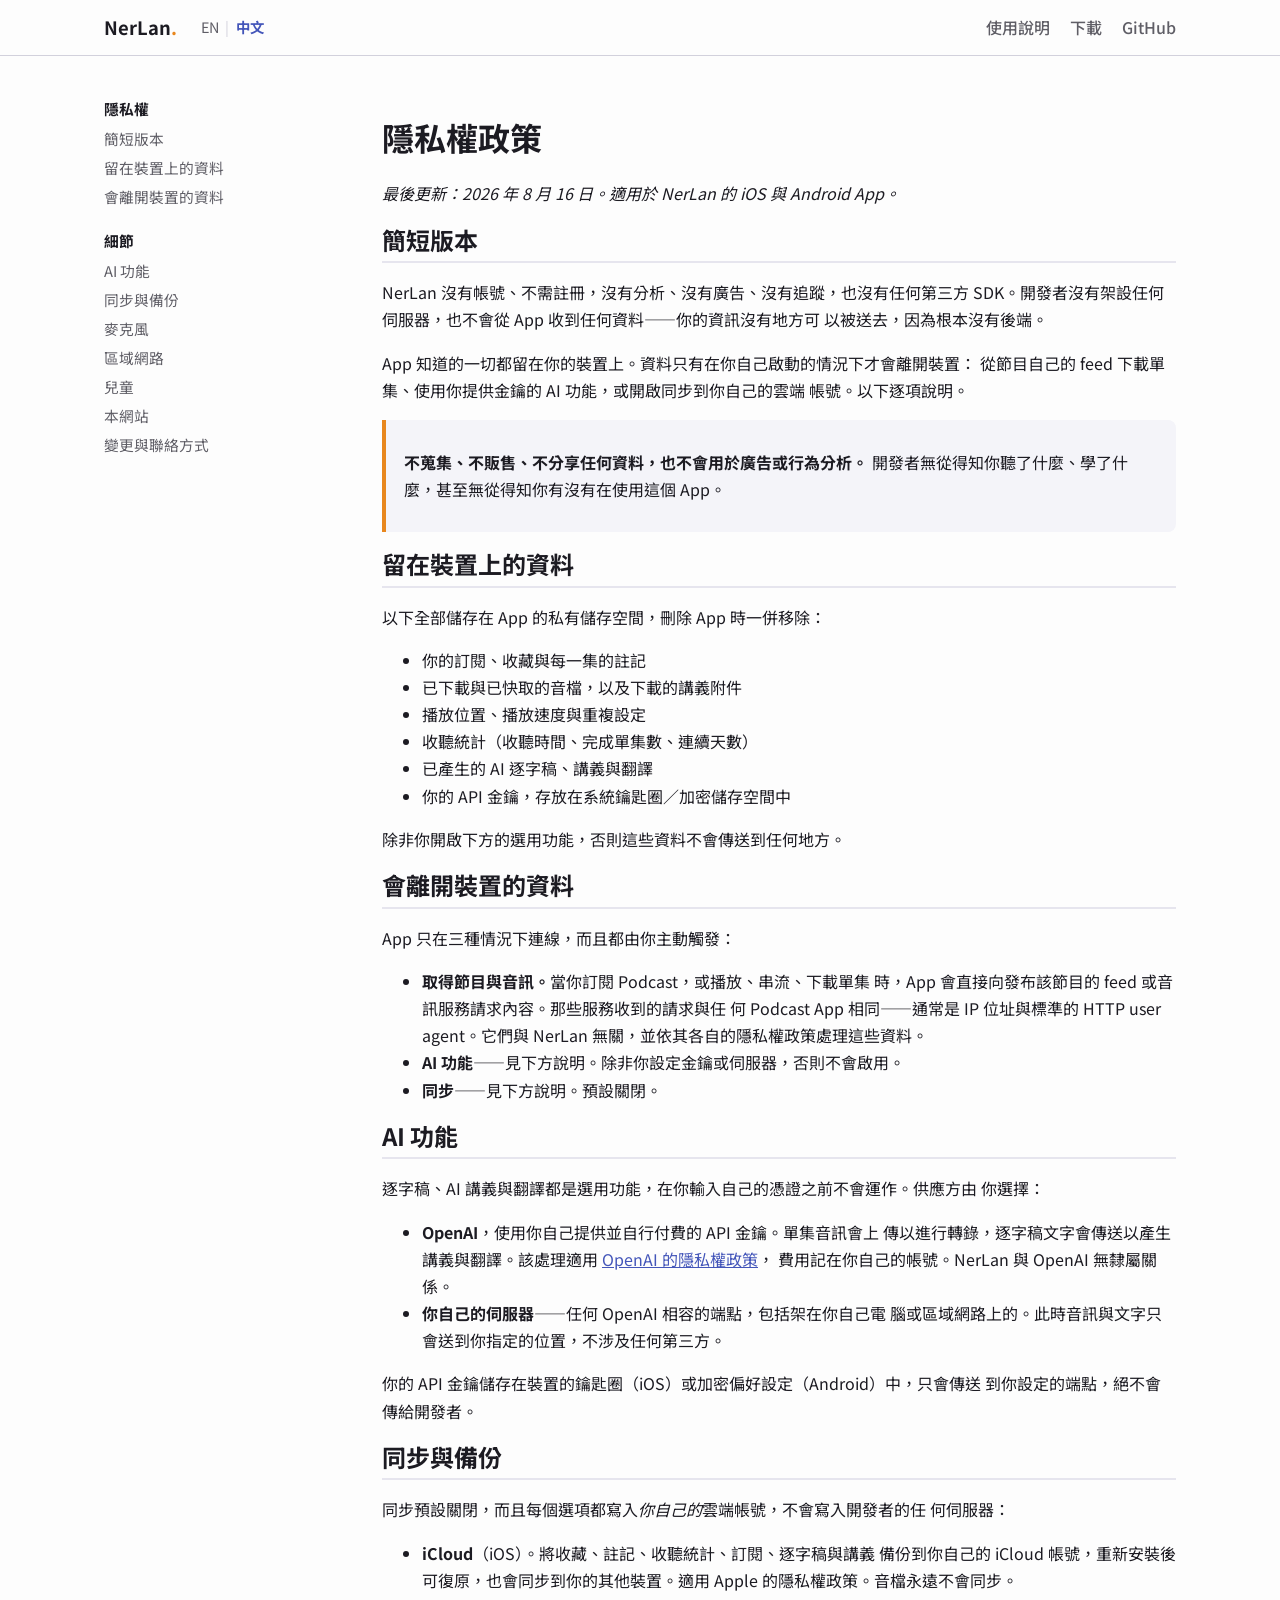
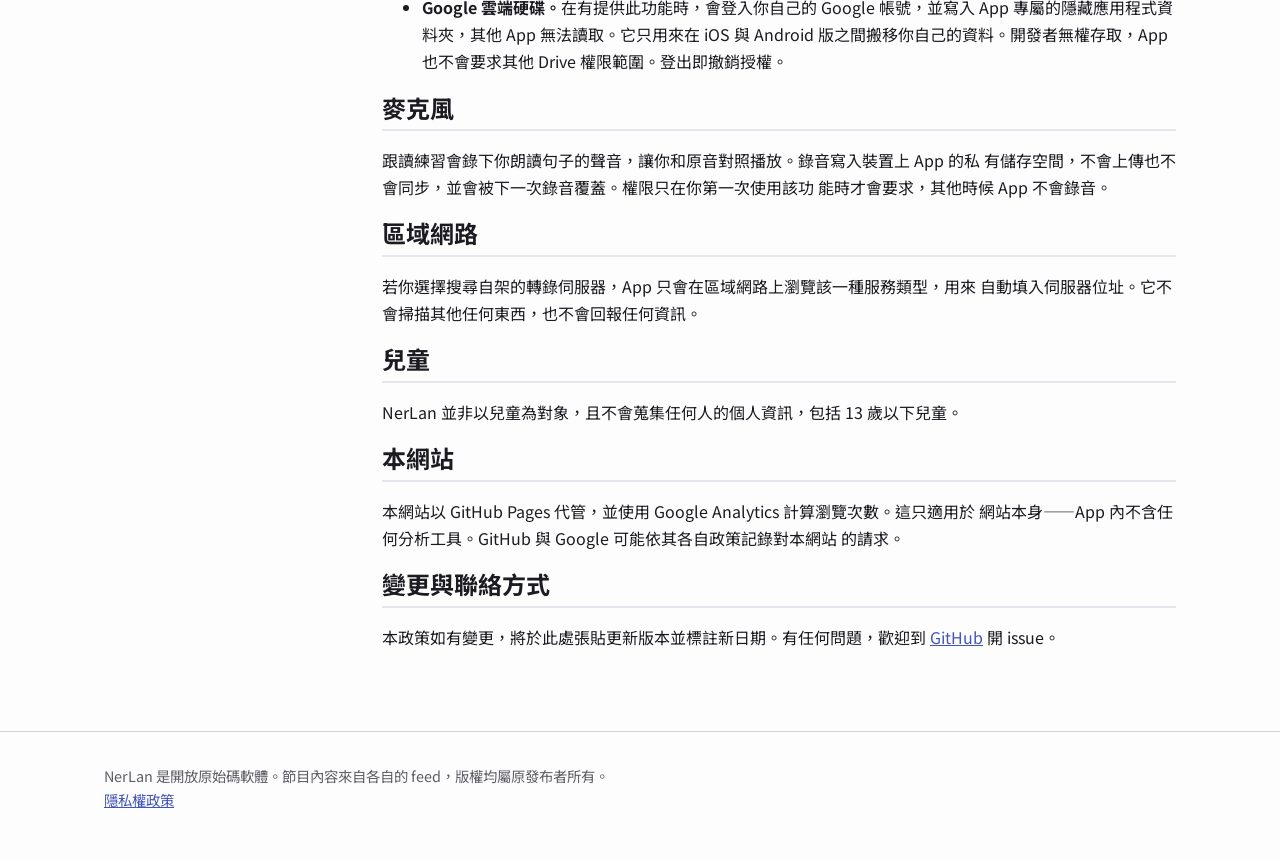
<file: docs/zh-tw/privacy.html>
<!DOCTYPE html>
<html lang="zh-Hant">
<head>
  <meta charset="utf-8">
  <meta name="viewport" content="width=device-width, initial-scale=1">
  <!-- Google tag (gtag.js) -->
  <script async src="https://www.googletagmanager.com/gtag/js?id=G-XQSZXV7E00"></script>
  <script>
    window.dataLayer = window.dataLayer || [];
    function gtag(){dataLayer.push(arguments);}
    gtag('js', new Date());

    gtag('config', 'G-XQSZXV7E00');
  </script>
  <title>NerLan 隱私權政策</title>
  <meta name="description" content="NerLan 不蒐集任何個人資料，沒有帳號、分析或廣告。說明 App 在裝置上保存什麼、以及什麼情況下資料會離開裝置（iOS 與 Android 皆適用）。">
  <link rel="icon" href="../favicon.ico" sizes="any">
  <link rel="icon" href="../favicon.svg" type="image/svg+xml">
  <link rel="apple-touch-icon" href="../apple-touch-icon.png">
  <link rel="stylesheet" href="../style.css">
  <script defer src="../lang-banner.js"></script>
</head>
<body>

<nav class="site-nav">
  <div class="container">
    <a href="index.html" class="site-nav__logo">NerLan<span class="dot">.</span></a>
    <button class="nav-toggle" onclick="document.querySelector('.site-nav__links').classList.toggle('open')" aria-label="切換選單">&#9776;</button>
    <ul class="site-nav__links">
      <li><a href="guide.html">使用說明</a></li>
      <li><a href="download.html">下載</a></li>
      <li><a href="https://github.com/plateaukao/nerlan-android">GitHub</a></li>
    </ul>
  </div>
</nav>

<div class="container guide-layout">

<aside class="guide-sidebar">
  <div class="toc-section">隱私權</div>
  <ul>
    <li><a href="#summary">簡短版本</a></li>
    <li><a href="#ondevice">留在裝置上的資料</a></li>
    <li><a href="#network">會離開裝置的資料</a></li>
  </ul>
  <div class="toc-section">細節</div>
  <ul>
    <li><a href="#ai">AI 功能</a></li>
    <li><a href="#sync">同步與備份</a></li>
    <li><a href="#mic">麥克風</a></li>
    <li><a href="#localnet">區域網路</a></li>
    <li><a href="#children">兒童</a></li>
    <li><a href="#website">本網站</a></li>
    <li><a href="#changes">變更與聯絡方式</a></li>
  </ul>
</aside>

<main class="guide-main">

<h1>隱私權政策</h1>
<p><em>最後更新：2026 年 8 月 16 日。適用於 NerLan 的 iOS 與 Android App。</em></p>

<h2 id="summary">簡短版本</h2>
<p>NerLan 沒有帳號、不需註冊，沒有分析、沒有廣告、沒有追蹤，也沒有任何第三方
SDK。開發者沒有架設任何伺服器，也不會從 App 收到任何資料——你的資訊沒有地方可
以被送去，因為根本沒有後端。</p>

<p>App 知道的一切都留在你的裝置上。資料只有在你自己啟動的情況下才會離開裝置：
從節目自己的 feed 下載單集、使用你提供金鑰的 AI 功能，或開啟同步到你自己的雲端
帳號。以下逐項說明。</p>

<div class="note">
<p><strong>不蒐集、不販售、不分享任何資料，也不會用於廣告或行為分析。</strong>
開發者無從得知你聽了什麼、學了什麼，甚至無從得知你有沒有在使用這個 App。</p>
</div>

<h2 id="ondevice">留在裝置上的資料</h2>
<p>以下全部儲存在 App 的私有儲存空間，刪除 App 時一併移除：</p>
<ul>
  <li>你的訂閱、收藏與每一集的註記</li>
  <li>已下載與已快取的音檔，以及下載的講義附件</li>
  <li>播放位置、播放速度與重複設定</li>
  <li>收聽統計（收聽時間、完成單集數、連續天數）</li>
  <li>已產生的 AI 逐字稿、講義與翻譯</li>
  <li>你的 API 金鑰，存放在系統鑰匙圈／加密儲存空間中</li>
</ul>
<p>除非你開啟下方的選用功能，否則這些資料不會傳送到任何地方。</p>

<h2 id="network">會離開裝置的資料</h2>
<p>App 只在三種情況下連線，而且都由你主動觸發：</p>
<ul>
  <li><strong>取得節目與音訊。</strong>當你訂閱 Podcast，或播放、串流、下載單集
  時，App 會直接向發布該節目的 feed 或音訊服務請求內容。那些服務收到的請求與任
  何 Podcast App 相同——通常是 IP 位址與標準的 HTTP user agent。它們與 NerLan
  無關，並依其各自的隱私權政策處理這些資料。</li>
  <li><strong>AI 功能</strong>——見下方說明。除非你設定金鑰或伺服器，否則不會啟用。</li>
  <li><strong>同步</strong>——見下方說明。預設關閉。</li>
</ul>

<h2 id="ai">AI 功能</h2>
<p>逐字稿、AI 講義與翻譯都是選用功能，在你輸入自己的憑證之前不會運作。供應方由
你選擇：</p>
<ul>
  <li><strong>OpenAI</strong>，使用你自己提供並自行付費的 API 金鑰。單集音訊會上
  傳以進行轉錄，逐字稿文字會傳送以產生講義與翻譯。該處理適用
  <a href="https://openai.com/policies/privacy-policy">OpenAI 的隱私權政策</a>，
  費用記在你自己的帳號。NerLan 與 OpenAI 無隸屬關係。</li>
  <li><strong>你自己的伺服器</strong>——任何 OpenAI 相容的端點，包括架在你自己電
  腦或區域網路上的。此時音訊與文字只會送到你指定的位置，不涉及任何第三方。</li>
</ul>
<p>你的 API 金鑰儲存在裝置的鑰匙圈（iOS）或加密偏好設定（Android）中，只會傳送
到你設定的端點，絕不會傳給開發者。</p>

<h2 id="sync">同步與備份</h2>
<p>同步預設關閉，而且每個選項都寫入<em>你自己的</em>雲端帳號，不會寫入開發者的任
何伺服器：</p>
<ul>
  <li><strong>iCloud</strong>（iOS）。將收藏、註記、收聽統計、訂閱、逐字稿與講義
  備份到你自己的 iCloud 帳號，重新安裝後可復原，也會同步到你的其他裝置。適用
  Apple 的隱私權政策。音檔永遠不會同步。</li>
  <li><strong>Google 雲端硬碟。</strong>在有提供此功能時，會登入你自己的 Google
  帳號，並寫入 App 專屬的隱藏應用程式資料夾，其他 App 無法讀取。它只用來在 iOS
  與 Android 版之間搬移你自己的資料。開發者無權存取，App 也不會要求其他 Drive
  權限範圍。登出即撤銷授權。</li>
</ul>

<h2 id="mic">麥克風</h2>
<p>跟讀練習會錄下你朗讀句子的聲音，讓你和原音對照播放。錄音寫入裝置上 App 的私
有儲存空間，不會上傳也不會同步，並會被下一次錄音覆蓋。權限只在你第一次使用該功
能時才會要求，其他時候 App 不會錄音。</p>

<h2 id="localnet">區域網路</h2>
<p>若你選擇搜尋自架的轉錄伺服器，App 只會在區域網路上瀏覽該一種服務類型，用來
自動填入伺服器位址。它不會掃描其他任何東西，也不會回報任何資訊。</p>

<h2 id="children">兒童</h2>
<p>NerLan 並非以兒童為對象，且不會蒐集任何人的個人資訊，包括 13 歲以下兒童。</p>

<h2 id="website">本網站</h2>
<p>本網站以 GitHub Pages 代管，並使用 Google Analytics 計算瀏覽次數。這只適用於
網站本身——App 內不含任何分析工具。GitHub 與 Google 可能依其各自政策記錄對本網站
的請求。</p>

<h2 id="changes">變更與聯絡方式</h2>
<p>本政策如有變更，將於此處張貼更新版本並標註新日期。有任何問題，歡迎到
<a href="https://github.com/plateaukao/nerlan-android">GitHub</a> 開 issue。</p>

</main>
</div>

<footer class="site-footer">
  <div class="container">
    NerLan 是開放原始碼軟體。節目內容來自各自的 feed，版權均屬原發布者所有。
    <br><a href="privacy.html">隱私權政策</a>
  </div>
</footer>

</body>
</html>
</file>
<file: docs/style.css>
/* NerLan docs site — single stylesheet, no build step.
   Structure follows the EinkBro docs site; palette is NerLan's own:
   indigo from the app's player controls, orange from the app icon. */

@import url('https://fonts.googleapis.com/css2?family=Noto+Sans+TC:wght@400;500;700&family=JetBrains+Mono:wght@400;600&display=swap');

:root {
  --ink: #1c1b22;
  --paper: #fdfdfd;
  --mid: #5f5e66;
  --faint: #e6e5ee;
  --hairline: #d2d1dc;
  --wash: #f4f4f9;
  --accent: #4355b9;
  --accent-soft: #e2e6f9;
  --warm: #e8871e;
  --font-body: 'Noto Sans TC', system-ui, -apple-system, 'Segoe UI', sans-serif;
  --font-mono: 'JetBrains Mono', 'Menlo', monospace;
  --max-w: 1120px;
  --nav-h: 56px;
}

* { box-sizing: border-box; }

html {
  scroll-behavior: smooth;
  scroll-padding-top: calc(var(--nav-h) + 24px);
}

body {
  margin: 0;
  font-family: var(--font-body);
  color: var(--ink);
  background: var(--paper);
  line-height: 1.7;
}

.container {
  max-width: var(--max-w);
  margin: 0 auto;
  padding: 0 24px;
}

a { color: var(--accent); }
a:hover { text-decoration-thickness: 2px; }

h1, h2, h3, h4 { line-height: 1.3; font-weight: 700; }

code {
  font-family: var(--font-mono);
  font-size: 0.875em;
  background: var(--wash);
  border: 1px solid var(--faint);
  border-radius: 4px;
  padding: 0.1em 0.35em;
}

pre {
  background: var(--ink);
  color: var(--paper);
  border-radius: 8px;
  padding: 1rem 1.25rem;
  overflow-x: auto;
}
pre code { background: none; border: none; color: inherit; padding: 0; }

/* ---------- Nav ---------- */

.site-nav {
  position: sticky;
  top: 0;
  z-index: 50;
  height: var(--nav-h);
  background: rgba(253, 253, 253, 0.92);
  backdrop-filter: blur(8px);
  border-bottom: 1px solid var(--hairline);
}

.site-nav .container {
  height: 100%;
  display: flex;
  align-items: center;
  gap: 1.5rem;
}

.site-nav__logo {
  font-weight: 700;
  font-size: 1.15rem;
  text-decoration: none;
  color: var(--ink);
}
.site-nav__logo .dot { color: var(--warm); }

.site-nav__links {
  display: flex;
  gap: 1.25rem;
  list-style: none;
  margin: 0 0 0 auto;
  padding: 0;
}

.site-nav__links a {
  text-decoration: none;
  color: var(--mid);
  font-weight: 500;
}
.site-nav__links a:hover, .site-nav__links a.active { color: var(--accent); }

.site-nav__lang {
  display: flex;
  align-items: center;
  gap: 0.4rem;
  font-size: 0.9rem;
}
.site-nav__lang a { text-decoration: none; color: var(--mid); }
.site-nav__lang a.current { color: var(--accent); font-weight: 700; }
.site-nav__lang-sep { color: var(--hairline); }

.nav-toggle {
  display: none;
  margin-left: auto;
  background: none;
  border: 1px solid var(--hairline);
  border-radius: 6px;
  font-size: 1.1rem;
  padding: 0.15rem 0.5rem;
  cursor: pointer;
  color: var(--ink);
}

/* ---------- Hero ---------- */

.hero {
  background: linear-gradient(180deg, var(--wash) 0%, var(--paper) 100%);
  border-bottom: 1px solid var(--faint);
}

.hero .container {
  display: flex;
  align-items: center;
  gap: 3rem;
  padding-top: 4rem;
  padding-bottom: 4rem;
}

.hero__copy { flex: 1; }

.hero__copy h1 {
  font-size: 2.6rem;
  margin: 0 0 1rem;
  letter-spacing: -0.01em;
}

.hero__copy .tagline {
  font-size: 1.2rem;
  color: var(--mid);
  margin-bottom: 2rem;
}

.hero__cta { display: flex; gap: 0.9rem; flex-wrap: wrap; }
.hero__note { margin: 0.9rem 0 0; color: var(--mid); font-size: 0.9rem; }
.download-card .btn + .btn { margin-left: 0.5rem; }

.btn {
  display: inline-block;
  padding: 0.65rem 1.4rem;
  border-radius: 999px;
  text-decoration: none;
  font-weight: 700;
  border: 2px solid var(--accent);
}
.btn--primary { background: var(--accent); color: #fff; }
.btn--primary:hover { background: #364598; border-color: #364598; }
.btn--ghost { color: var(--accent); }
.btn--ghost:hover { background: var(--accent-soft); }

/* Phone bezel drawn in CSS; overflow clips the screenshot so the inner
   corner radius stays parallel to the outer one. */
.hero__shot {
  width: 270px;
  flex-shrink: 0;
  border: 12px solid var(--ink);
  border-radius: 34px;
  background: var(--ink);
  overflow: hidden;
  box-shadow: 0 24px 48px rgba(28, 27, 34, 0.18);
}
.hero__shot img { display: block; width: 100%; height: auto; }

/* ---------- Feature cards ---------- */

.features { padding: 4rem 0; }

.features h2, .gallery h2 { font-size: 1.8rem; margin: 0 0 2rem; }

.features__grid {
  display: grid;
  grid-template-columns: repeat(3, 1fr);
  gap: 1.25rem;
}

.feature-card {
  display: block;
  text-decoration: none;
  color: var(--ink);
  border: 1px solid var(--hairline);
  border-radius: 12px;
  padding: 1.4rem;
  transition: border-color 0.15s, transform 0.15s;
}
.feature-card:hover {
  border-color: var(--accent);
  transform: translateY(-2px);
}
.feature-card svg { width: 28px; height: 28px; fill: var(--warm); }
.feature-card h3 { margin: 0.7rem 0 0.4rem; font-size: 1.05rem; }
.feature-card p { margin: 0; color: var(--mid); font-size: 0.92rem; }

/* ---------- Naming ("Why NerLan?") ---------- */

.naming {
  background: var(--wash);
  border-bottom: 1px solid var(--faint);
  padding: 3.5rem 0;
}

.naming h2 { font-size: 1.8rem; margin: 0 0 0.3rem; }

.naming__lede {
  color: var(--mid);
  margin: 0 0 2rem;
  font-size: 1.05rem;
}

.naming__readings {
  display: grid;
  grid-template-columns: repeat(2, 1fr);
  gap: 1.25rem;
  margin-bottom: 2.5rem;
}

.reading {
  background: var(--paper);
  border: 1px solid var(--hairline);
  border-radius: 12px;
  padding: 1.3rem 1.4rem;
}
.reading__k {
  display: inline-block;
  font-family: var(--font-mono);
  font-size: 0.72rem;
  font-weight: 600;
  letter-spacing: 0.08em;
  text-transform: uppercase;
  color: var(--accent);
  background: var(--accent-soft);
  border-radius: 4px;
  padding: 0.1rem 0.5rem;
  margin-bottom: 0.6rem;
}
.reading p { margin: 0; color: var(--mid); font-size: 0.95rem; }
.reading strong { color: var(--ink); }
.reading em { color: var(--warm); font-style: normal; font-weight: 700; }

/* The five letters of LEARN, each linking to its section of the guide. */
.learn-strip {
  list-style: none;
  margin: 0;
  padding: 0;
  display: grid;
  gap: 0.5rem;
  counter-reset: none;
}
.learn-strip a {
  display: grid;
  grid-template-columns: 3rem 8.5rem 1fr;
  align-items: baseline;
  gap: 1rem;
  text-decoration: none;
  color: var(--ink);
  padding: 0.7rem 1rem;
  border-radius: 10px;
  border: 1px solid transparent;
  transition: background 0.15s, border-color 0.15s;
}
.learn-strip a:hover {
  background: var(--paper);
  border-color: var(--hairline);
}
.learn-strip__letter {
  font-size: 1.7rem;
  font-weight: 700;
  line-height: 1;
  color: var(--warm);
  text-align: center;
}
.learn-strip__name { font-weight: 700; }
.learn-strip__desc { color: var(--mid); font-size: 0.95rem; }

/* ---------- Gallery ---------- */

.gallery { padding: 0 0 4.5rem; }

.gallery__grid {
  display: grid;
  grid-template-columns: repeat(3, 1fr);
  gap: 2rem 1.5rem;
}

/* Caption above the image without reordering markup. */
.gallery__item {
  margin: 0;
  display: flex;
  flex-direction: column-reverse;
}
.gallery__item img {
  width: 100%;
  height: auto;
  border: 1px solid var(--hairline);
  border-radius: 14px;
}
.gallery__item h3 { margin: 0 0 0.2rem; font-size: 1rem; }
.gallery__item p { margin: 0 0 0.8rem; color: var(--mid); font-size: 0.9rem; }

/* ---------- Guide layout ---------- */

.guide-layout {
  display: grid;
  grid-template-columns: 230px 1fr;
  gap: 3rem;
  padding-top: 2.5rem;
  padding-bottom: 4rem;
}

.guide-sidebar {
  position: sticky;
  top: calc(var(--nav-h) + 1.5rem);
  align-self: start;
  max-height: calc(100vh - var(--nav-h) - 3rem);
  overflow-y: auto;
  font-size: 0.92rem;
}

.toc-section {
  font-weight: 700;
  margin: 1.2rem 0 0.3rem;
  color: var(--ink);
}
.toc-section:first-child { margin-top: 0; }

.guide-sidebar ul { list-style: none; margin: 0; padding: 0; }
.guide-sidebar li { margin: 0.25rem 0; }
.guide-sidebar a { text-decoration: none; color: var(--mid); }
.guide-sidebar a:hover { color: var(--accent); }

.guide-main { min-width: 0; }
.guide-main section { margin-bottom: 3rem; }
.guide-main h2 {
  font-size: 1.5rem;
  border-bottom: 2px solid var(--faint);
  padding-bottom: 0.4rem;
  margin: 0 0 1rem;
}
.guide-main h3 { font-size: 1.15rem; margin: 1.6rem 0 0.6rem; }

.device-img {
  width: 300px;
  max-width: 100%;
  height: auto;
  border: 1px solid var(--hairline);
  border-radius: 14px;
  margin: 0.8rem 0;
}

.img-row { display: flex; gap: 1rem; flex-wrap: wrap; }

/* Setting reference rows */
.setting-item {
  display: grid;
  grid-template-columns: 200px 1fr;
  gap: 1rem;
  padding: 0.65rem 0;
  border-bottom: 1px solid var(--faint);
}
.setting-item__name { font-weight: 700; }
.setting-item__desc { color: var(--mid); }

.tag {
  display: inline-block;
  font-size: 0.75rem;
  font-weight: 700;
  color: var(--accent);
  background: var(--accent-soft);
  border-radius: 4px;
  padding: 0.05rem 0.45rem;
  margin-right: 0.4rem;
  vertical-align: 0.1em;
}

.note {
  background: var(--wash);
  border-left: 4px solid var(--warm);
  border-radius: 0 8px 8px 0;
  padding: 0.8rem 1.1rem;
  margin: 1rem 0;
}

/* Widget cards: screenshot + name + description, replacing a table whose
   narrow first column wrapped the CJK widget names character by character. */
.widget-list {
  display: grid;
  grid-template-columns: repeat(2, 1fr);
  gap: 1.5rem;
  margin: 1rem 0;
}
.widget-card {
  border: 1px solid var(--hairline);
  border-radius: 12px;
  padding: 1rem;
}
.widget-card img {
  width: 100%;
  height: auto;
  border-radius: 10px;
  border: 1px solid var(--faint);
}
.widget-card h3 {
  margin: 0.7rem 0 0.3rem;
  font-size: 1.05rem;
  white-space: nowrap;
}
.widget-card p { margin: 0; color: var(--mid); font-size: 0.92rem; }

/* Tables */
.table-wrap { overflow-x: auto; }

/* CJK labels used as row names must never wrap character-by-character. */
td strong { white-space: nowrap; }

table {
  border-collapse: separate;
  border-spacing: 0;
  width: 100%;
  border: 1px solid var(--hairline);
  border-radius: 10px;
  overflow: hidden;
  font-size: 0.95rem;
}
th, td {
  text-align: left;
  padding: 0.6rem 0.9rem;
  border-bottom: 1px solid var(--faint);
  vertical-align: top;
}
tr:last-child td { border-bottom: none; }
th { background: var(--wash); }

/* ---------- Download page ---------- */

.download-cards {
  display: grid;
  grid-template-columns: repeat(2, 1fr);
  gap: 1.25rem;
  margin: 2rem 0 3rem;
}

.download-card {
  border: 1px solid var(--hairline);
  border-radius: 12px;
  padding: 1.5rem;
}
.download-card h3 { margin-top: 0; }

.changelog-version {
  border-bottom: 1px solid var(--faint);
  padding: 1.2rem 0;
}
.changelog-version h3 {
  font-size: 1.3rem;
  margin: 0 0 0.4rem;
  color: var(--accent);
}
.changelog-version h4 { margin: 0.9rem 0 0.3rem; }
.changelog-version ul { margin: 0.2rem 0 0.6rem; }

/* ---------- Page header / footer ---------- */

.page-header { padding: 2.5rem 0 0; }
.page-header h1 { font-size: 2rem; margin: 0 0 0.4rem; }
.page-header p { color: var(--mid); margin: 0; }

.site-footer {
  border-top: 1px solid var(--hairline);
  padding: 2rem 0 3rem;
  color: var(--mid);
  font-size: 0.9rem;
}

/* ---------- Responsive ---------- */

@media (max-width: 900px) {
  .features__grid, .gallery__grid { grid-template-columns: repeat(2, 1fr); }
  .naming__readings { grid-template-columns: 1fr; }
}

@media (max-width: 768px) {
  .nav-toggle { display: block; }
  .site-nav__links {
    display: none;
    position: absolute;
    top: var(--nav-h);
    left: 0;
    right: 0;
    background: var(--paper);
    border-bottom: 1px solid var(--hairline);
    flex-direction: column;
    gap: 0;
    padding: 0.5rem 24px 1rem;
  }
  .site-nav__links.open { display: flex; }
  .site-nav__links li { padding: 0.35rem 0; }

  .hero .container { flex-direction: column-reverse; text-align: center; }
  .hero__cta { justify-content: center; }
  .hero__copy h1 { font-size: 2rem; }
  .hero__shot { width: 230px; }

  .guide-layout { grid-template-columns: 1fr; gap: 1.5rem; }
  .guide-sidebar {
    position: static;
    max-height: none;
    border-bottom: 1px solid var(--hairline);
    padding-bottom: 1rem;
  }
  .setting-item { grid-template-columns: 1fr; gap: 0.15rem; }
  .download-cards { grid-template-columns: 1fr; }
}

@media (max-width: 480px) {
  .features__grid, .gallery__grid { grid-template-columns: 1fr; }
  /* Letter stays in its own column; name and description stack beside it. */
  .learn-strip a { grid-template-columns: 2.2rem 1fr; gap: 0.25rem 0.8rem; }
  .learn-strip__letter { grid-row: span 2; align-self: center; }
  .device-img { width: 100%; }
  .widget-list { grid-template-columns: 1fr; }
}
</file>
